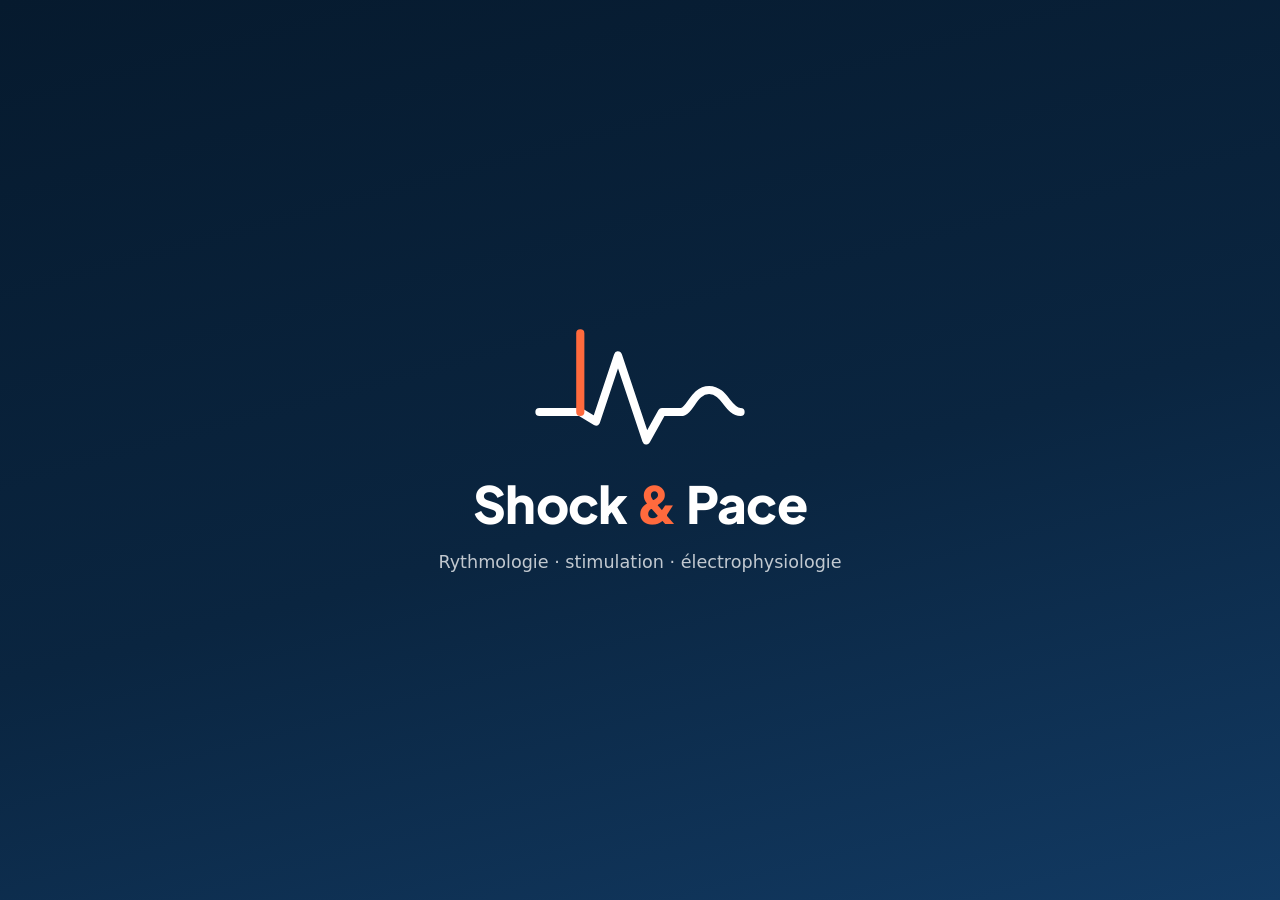
<file: index.html>
<!doctype html>
<html lang="fr">
<head>
  <meta charset="utf-8">
  <meta name="viewport" content="width=device-width, initial-scale=1, viewport-fit=cover">
  <script>try { var l = localStorage.getItem('rythmo.langue'); document.documentElement.lang = l === 'fr' || l === 'en' ? l : /\/en\/(index\.html)?$/.test(location.pathname) ? 'en' : 'fr'; } catch (e) {}</script>
  <!-- Android : la proposition d'installation du navigateur est retenue pour l'encart de l'accueil (js/installation.js) -->
  <script>addEventListener('beforeinstallprompt', function (e) { e.preventDefault(); window.__installationPwa = e; });</script>
  <!--seo-->
  <title>Shock &amp; Pace · Simulateur d'électrophysiologie, quiz de rythmologie</title>
  <meta name="description" content="Simulateur d'électrophysiologie et quiz de rythmologie. Cas mystères en baie d'EEP, corrections sourcées, mode ELO.">
  <meta name="robots" content="index, follow, max-image-preview:large, max-snippet:-1">
  <link rel="canonical" href="https://shockandpace.com/">
  <meta name="application-name" content="Shock &amp; Pace">
  <meta name="theme-color" content="#0A2540">
  <meta property="og:type" content="website">
  <meta property="og:locale" content="fr_FR">
  <meta property="og:locale:alternate" content="en_GB">
  <meta property="og:site_name" content="Shock &amp; Pace">
  <meta property="og:title" content="Shock &amp; Pace · Simulateur d'électrophysiologie, quiz de rythmologie">
  <meta property="og:description" content="Simulateur d'électrophysiologie et quiz de rythmologie. Cas mystères en baie d'EEP, corrections sourcées, mode ELO.">
  <meta property="og:url" content="https://shockandpace.com/">
  <meta property="og:image" content="https://shockandpace.com/icons/og.png">
  <meta property="og:image:width" content="1200">
  <meta property="og:image:height" content="630">
  <meta property="og:image:alt" content="Shock &amp; Pace, quiz de rythmologie">
  <meta name="twitter:card" content="summary_large_image">
  <link rel="alternate" type="text/markdown" title="Résumé pour les assistants IA" href="llms.txt">
  <link rel="sitemap" type="application/xml" href="sitemap.xml">
  <script type="application/ld+json">{"@context":"https://schema.org","@graph":[{"@type":"Organization","@id":"https://shockandpace.com/#editeur","name":"Shock & Pace","url":"https://shockandpace.com/","email":"contact@shockandpace.com","logo":"https://shockandpace.com/icons/icon-512.png","sameAs":["https://github.com/hacuubo/CHALLENGE-RYTHMO"]},{"@type":"WebSite","@id":"https://shockandpace.com/#site","url":"https://shockandpace.com/","name":"Shock & Pace","inLanguage":"fr","publisher":{"@id":"https://shockandpace.com/#editeur"},"description":"Simulateur d'électrophysiologie et quiz de rythmologie. Cas mystères en baie d'EEP, corrections sourcées, mode ELO."},{"@type":["WebApplication","LearningResource"],"@id":"https://shockandpace.com/#app","url":"https://shockandpace.com/","name":"Shock & Pace","alternateName":"Challenge Rythmo","description":"Simulateur d'électrophysiologie et quiz de rythmologie. Cas mystères en baie d'EEP, corrections sourcées, mode ELO.","inLanguage":"fr","applicationCategory":"EducationalApplication","applicationSubCategory":"Formation médicale en rythmologie","operatingSystem":"Tous (navigateur web, application installable PWA)","browserRequirements":"JavaScript activé","isAccessibleForFree":true,"offers":{"@type":"Offer","price":"0","priceCurrency":"EUR"},"learningResourceType":["Quiz","Simulation"],"educationalLevel":"Formation médicale initiale et continue","audience":{"@type":"Audience","audienceType":"Cardiologues, internes de cardiologie, infirmiers et techniciens de rythmologie, équipes de télésurveillance"},"teaches":["Lecture de l'ECG","Programmation des stimulateurs cardiaques","Programmation des défibrillateurs automatiques implantables","Resynchronisation cardiaque (CRT)","Télésurveillance des prothèses cardiaques","Électrophysiologie et ablation"],"about":[{"@type":"Thing","name":"Rythmologie"},{"@type":"Thing","name":"Stimulateur cardiaque"},{"@type":"Thing","name":"Défibrillateur automatique implantable"},{"@type":"Thing","name":"Électrocardiogramme"},{"@type":"Thing","name":"Électrophysiologie cardiaque"}],"featureList":["Simulateur de baie d'électrophysiologie en temps réel","Questions corrigées avec sources (ESC, EHRA, HRS, ACC/AHA)","Mode compétitif adaptatif avec classement ELO","Vrais ECG 12 dérivations (PTB-XL)","Fonctionne hors ligne"],"image":"https://shockandpace.com/icons/og.png","screenshot":"https://shockandpace.com/icons/og.png","subjectOf":{"@type":"WebPage","url":"https://shockandpace.com/presentation.html"},"publisher":{"@id":"https://shockandpace.com/#editeur"}}]}</script>
  <!--/seo-->
  <link rel="alternate" hreflang="fr" href="https://shockandpace.com/">
  <link rel="alternate" hreflang="en" href="https://shockandpace.com/en/">
  <link rel="alternate" hreflang="x-default" href="https://shockandpace.com/">
  <link rel="manifest" href="manifest.webmanifest">
  <link rel="icon" href="icons/icon.svg" type="image/svg+xml">
  <link rel="apple-touch-icon" href="icons/icon-192.png">
  <meta name="apple-mobile-web-app-capable" content="yes">
  <meta name="apple-mobile-web-app-title" content="Shock &amp; Pace">
  <link rel="preconnect" href="https://fonts.googleapis.com">
  <link rel="preconnect" href="https://fonts.gstatic.com" crossorigin>
  <link rel="stylesheet" href="https://fonts.googleapis.com/css2?family=Plus+Jakarta+Sans:wght@700;800&display=swap">
  <link rel="stylesheet" href="css/styles.css">
  <noscript><style>.ecran-titre { display: none; }</style></noscript>
</head>
<body>
  <div id="ecran-titre" class="ecran-titre" aria-hidden="true">
    <svg viewBox="0 0 70 40" fill="none" stroke-linecap="round" stroke-linejoin="round"><path class="trace" d="M3 28H16L21 31L28 10L37 37L42 28H48C51 28 52 21 57 21C62 21 63 28 67 28" stroke="#fff" stroke-width="2.6"/><path class="spike" d="M16 28V3" stroke="#FF6A3D" stroke-width="2.6"/></svg>
    <p class="ecran-titre-nom">Shock <span class="esperluette">&amp;</span> Pace</p>
    <p class="ecran-titre-sous"><span lang="fr">Rythmologie · stimulation · électrophysiologie</span><span lang="en">Cardiac rhythm · pacing · electrophysiology</span></p>
  </div>
  <main id="app" tabindex="-1">
    <!-- Contenu lisible sans JavaScript (moteurs de recherche, assistants IA) : remplacé par l'application au chargement, sous l'écran titre. -->
    <!--statique-->
    <div class="statique">
      <h1>Shock &amp; Pace</h1>
      <p><strong>Simulateur d'électrophysiologie</strong> et quiz de <strong>rythmologie</strong> : <!--total-->1 331<!--/total--> questions corrigées et sourcées sur l'<strong>ECG</strong>, la programmation des <strong>stimulateurs cardiaques (pacemakers)</strong> et des <strong>défibrillateurs implantables (DAI)</strong>, la <strong>CRT</strong>, la <strong>télécardiologie</strong> et l'<strong>électrophysiologie</strong>.</p>
      <ul>
        <li>Simulateur de baie d'électrophysiologie (EEP) en temps réel et cas mystères.</li>
        <li>Entraînement par domaine, de débutant à expert, avec correction détaillée et sources (ESC, EHRA, HRS, ACC/AHA).</li>
        <li>Mode compétitif adaptatif avec classement ELO.</li>
        <li>Fonctionne hors ligne ; aucun compte, progression conservée sur l'appareil.</li>
      </ul>
      <p><a href="presentation.html">Présentation détaillée, thèmes, sources et questions fréquentes</a></p>
      <p class="chargement">Chargement de la base de questions…</p>
      <noscript><p>JavaScript doit être activé pour utiliser les quiz et le simulateur.</p></noscript>
    </div>
    <!--/statique-->
  </main>
  <!-- mesure d'audience anonyme, sans cookie (GoatCounter) ; chaque écran de l'application est compté par js/app.js -->
  <script data-goatcounter="https://shockandpace.goatcounter.com/count" data-goatcounter-settings='{"no_onload": true}'
    onload="if (window.__vueEnAttente) window.goatcounter.count({ path: window.__vueEnAttente })" async src="https://gc.zgo.at/count.js"></script>
  <script type="module" src="js/app.js"></script>
</body>
</html>
</file>
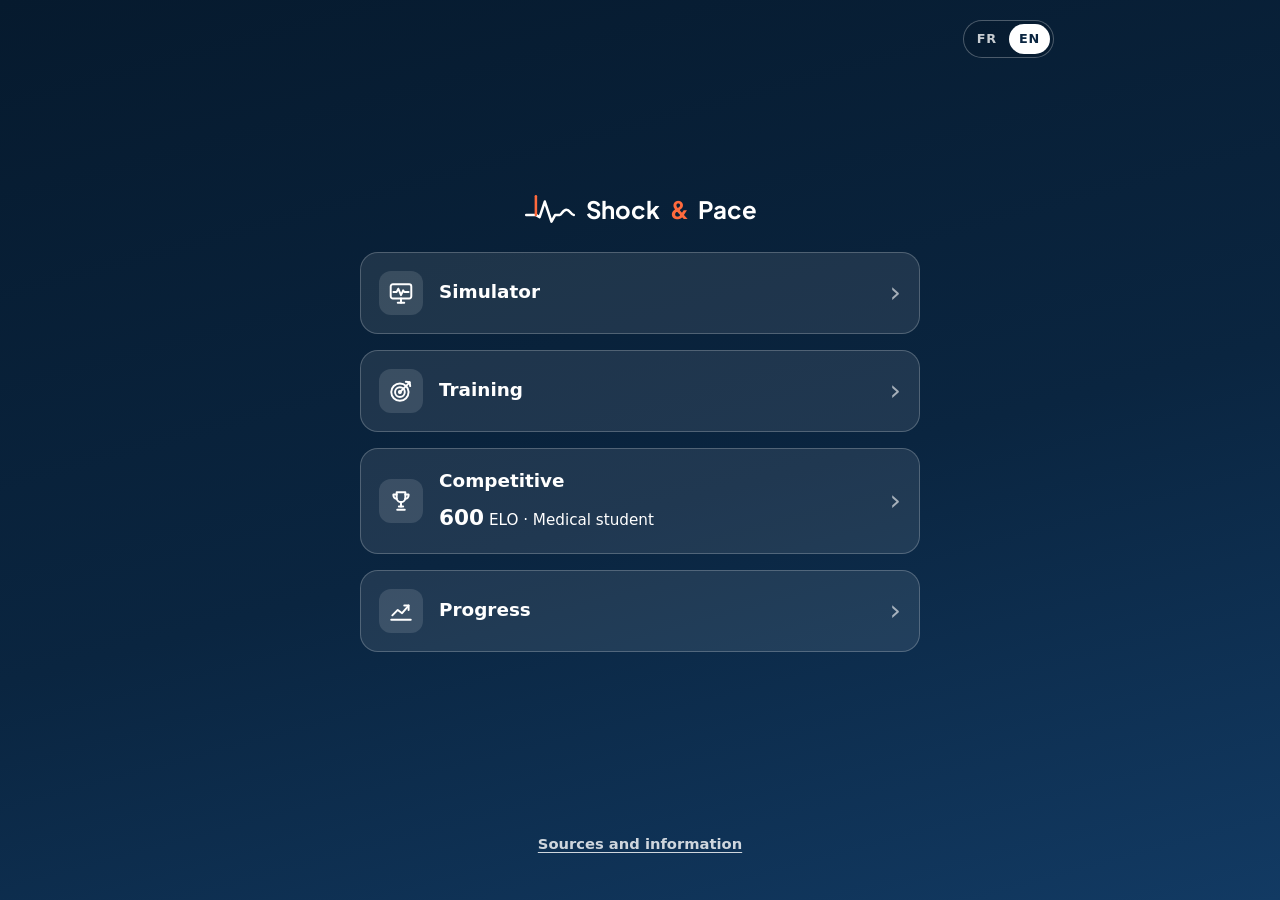
<file: en/index.html>
<!doctype html>
<!-- Fichier généré par scripts/build-seo.mjs depuis index.html : ne pas modifier. -->
<html lang="en">
<head>
  <meta charset="utf-8">
  <base href="../">
  <meta name="viewport" content="width=device-width, initial-scale=1, viewport-fit=cover">
  <script>try { var l = localStorage.getItem('rythmo.langue'); document.documentElement.lang = l === 'fr' || l === 'en' ? l : /\/en\/(index\.html)?$/.test(location.pathname) ? 'en' : 'fr'; } catch (e) {}</script>
  <!-- Android : la proposition d'installation du navigateur est retenue pour l'encart de l'accueil (js/installation.js) -->
  <script>addEventListener('beforeinstallprompt', function (e) { e.preventDefault(); window.__installationPwa = e; });</script>
  <!--seo-->
  <title>Shock &amp; Pace · Electrophysiology simulator, cardiac rhythm quiz</title>
  <meta name="description" content="Electrophysiology simulator and cardiac rhythm quiz. Mystery cases in the EP lab, referenced answers, competitive ELO mode.">
  <meta name="robots" content="index, follow, max-image-preview:large, max-snippet:-1">
  <link rel="canonical" href="https://shockandpace.com/en/">
  <meta name="application-name" content="Shock &amp; Pace">
  <meta name="theme-color" content="#0A2540">
  <meta property="og:type" content="website">
  <meta property="og:locale" content="en_GB">
  <meta property="og:locale:alternate" content="fr_FR">
  <meta property="og:site_name" content="Shock &amp; Pace">
  <meta property="og:title" content="Shock &amp; Pace · Electrophysiology simulator, cardiac rhythm quiz">
  <meta property="og:description" content="Electrophysiology simulator and cardiac rhythm quiz. Mystery cases in the EP lab, referenced answers, competitive ELO mode.">
  <meta property="og:url" content="https://shockandpace.com/en/">
  <meta property="og:image" content="https://shockandpace.com/icons/og.png">
  <meta property="og:image:width" content="1200">
  <meta property="og:image:height" content="630">
  <meta property="og:image:alt" content="Shock &amp; Pace, cardiac rhythm quiz">
  <meta name="twitter:card" content="summary_large_image">
  <link rel="alternate" type="text/markdown" title="Summary for AI assistants" href="llms.txt">
  <link rel="sitemap" type="application/xml" href="sitemap.xml">
  <script type="application/ld+json">{"@context":"https://schema.org","@graph":[{"@type":"WebSite","@id":"https://shockandpace.com/#site","url":"https://shockandpace.com/","name":"Shock & Pace","inLanguage":["fr","en"],"description":"Electrophysiology simulator and cardiac rhythm quiz. Mystery cases in the EP lab, referenced answers, competitive ELO mode.","publisher":{"@id":"https://shockandpace.com/#editeur"}},{"@type":"Organization","@id":"https://shockandpace.com/#editeur","name":"Shock & Pace","url":"https://shockandpace.com/","email":"contact@shockandpace.com","logo":"https://shockandpace.com/icons/icon-512.png","sameAs":["https://github.com/hacuubo/CHALLENGE-RYTHMO"]},{"@type":["WebApplication","LearningResource"],"@id":"https://shockandpace.com/#app","url":"https://shockandpace.com/en/","name":"Shock & Pace","alternateName":"Challenge Rythmo","description":"Electrophysiology simulator and cardiac rhythm quiz. Mystery cases in the EP lab, referenced answers, competitive ELO mode.","inLanguage":["en","fr"],"applicationCategory":"EducationalApplication","applicationSubCategory":"Medical education in cardiac electrophysiology and devices","operatingSystem":"Any (web browser, installable PWA)","browserRequirements":"Requires JavaScript","isAccessibleForFree":true,"offers":{"@type":"Offer","price":"0","priceCurrency":"EUR"},"learningResourceType":["Quiz","Simulation"],"educationalLevel":"Undergraduate, postgraduate and continuing medical education","audience":{"@type":"Audience","audienceType":"Cardiologists, cardiology trainees, cardiac physiologists, device and EP nurses, remote monitoring teams"},"teaches":["ECG interpretation","Pacemaker programming","Implantable cardioverter-defibrillator programming","Cardiac resynchronisation therapy (CRT)","Remote monitoring of cardiac devices","Electrophysiology and catheter ablation"],"about":[{"@type":"Thing","name":"Cardiac electrophysiology"},{"@type":"Thing","name":"Pacemaker"},{"@type":"Thing","name":"Implantable cardioverter-defibrillator"},{"@type":"Thing","name":"Electrocardiography"},{"@type":"Thing","name":"Cardiac arrhythmia"}],"featureList":["Real-time EP recording system simulator","Questions with referenced answers (ESC, EHRA, HRS, ACC/AHA)","Adaptive competitive mode with ELO rating","Real 12-lead ECGs (PTB-XL)","Works offline"],"image":"https://shockandpace.com/icons/og.png","screenshot":"https://shockandpace.com/icons/og.png","subjectOf":{"@type":"WebPage","url":"https://shockandpace.com/en/presentation.html"},"publisher":{"@id":"https://shockandpace.com/#editeur"}}]}</script>
  <!--/seo-->
  <link rel="alternate" hreflang="fr" href="https://shockandpace.com/">
  <link rel="alternate" hreflang="en" href="https://shockandpace.com/en/">
  <link rel="alternate" hreflang="x-default" href="https://shockandpace.com/">
  <link rel="manifest" href="manifest.webmanifest">
  <link rel="icon" href="icons/icon.svg" type="image/svg+xml">
  <link rel="apple-touch-icon" href="icons/icon-192.png">
  <meta name="apple-mobile-web-app-capable" content="yes">
  <meta name="apple-mobile-web-app-title" content="Shock &amp; Pace">
  <link rel="preconnect" href="https://fonts.googleapis.com">
  <link rel="preconnect" href="https://fonts.gstatic.com" crossorigin>
  <link rel="stylesheet" href="https://fonts.googleapis.com/css2?family=Plus+Jakarta+Sans:wght@700;800&display=swap">
  <link rel="stylesheet" href="css/styles.css">
  <noscript><style>.ecran-titre { display: none; }</style></noscript>
</head>
<body>
  <div id="ecran-titre" class="ecran-titre" aria-hidden="true">
    <svg viewBox="0 0 70 40" fill="none" stroke-linecap="round" stroke-linejoin="round"><path class="trace" d="M3 28H16L21 31L28 10L37 37L42 28H48C51 28 52 21 57 21C62 21 63 28 67 28" stroke="#fff" stroke-width="2.6"/><path class="spike" d="M16 28V3" stroke="#FF6A3D" stroke-width="2.6"/></svg>
    <p class="ecran-titre-nom">Shock <span class="esperluette">&amp;</span> Pace</p>
    <p class="ecran-titre-sous"><span lang="fr">Rythmologie · stimulation · électrophysiologie</span><span lang="en">Cardiac rhythm · pacing · electrophysiology</span></p>
  </div>
  <main id="app" tabindex="-1">
    <!-- Contenu lisible sans JavaScript (moteurs de recherche, assistants IA) : remplacé par l'application au chargement, sous l'écran titre. -->
    <!--statique-->
    <div class="statique">
      <h1>Shock &amp; Pace</h1>
      <p><strong>Electrophysiology simulator</strong> and <strong>cardiac rhythm</strong> quiz: 1,331 questions with referenced answers on <strong>ECG</strong> interpretation, <strong>pacemaker</strong> and <strong>implantable cardioverter-defibrillator (ICD)</strong> programming, <strong>CRT</strong>, <strong>remote monitoring</strong> and <strong>electrophysiology</strong>.</p>
      <ul>
        <li>Real-time electrophysiology (EP) recording system simulator and mystery cases.</li>
        <li>Training by domain, from beginner to expert, with detailed answers and references (ESC, EHRA, HRS, ACC/AHA).</li>
        <li>Adaptive competitive mode with an ELO rating.</li>
        <li>Works offline; no account, progress kept on your device.</li>
      </ul>
      <p><a href="en/presentation.html">About the app: topics, sources and frequently asked questions</a></p>
      <p class="chargement">Loading the question bank…</p>
      <noscript><p>JavaScript must be enabled to use the quizzes and the simulator.</p></noscript>
    </div>
    <!--/statique-->
  </main>
  <!-- mesure d'audience anonyme, sans cookie (GoatCounter) ; chaque écran de l'application est compté par js/app.js -->
  <script data-goatcounter="https://shockandpace.goatcounter.com/count" data-goatcounter-settings='{"no_onload": true}'
    onload="if (window.__vueEnAttente) window.goatcounter.count({ path: window.__vueEnAttente })" async src="https://gc.zgo.at/count.js"></script>
  <script type="module" src="js/app.js"></script>
</body>
</html>
</file>
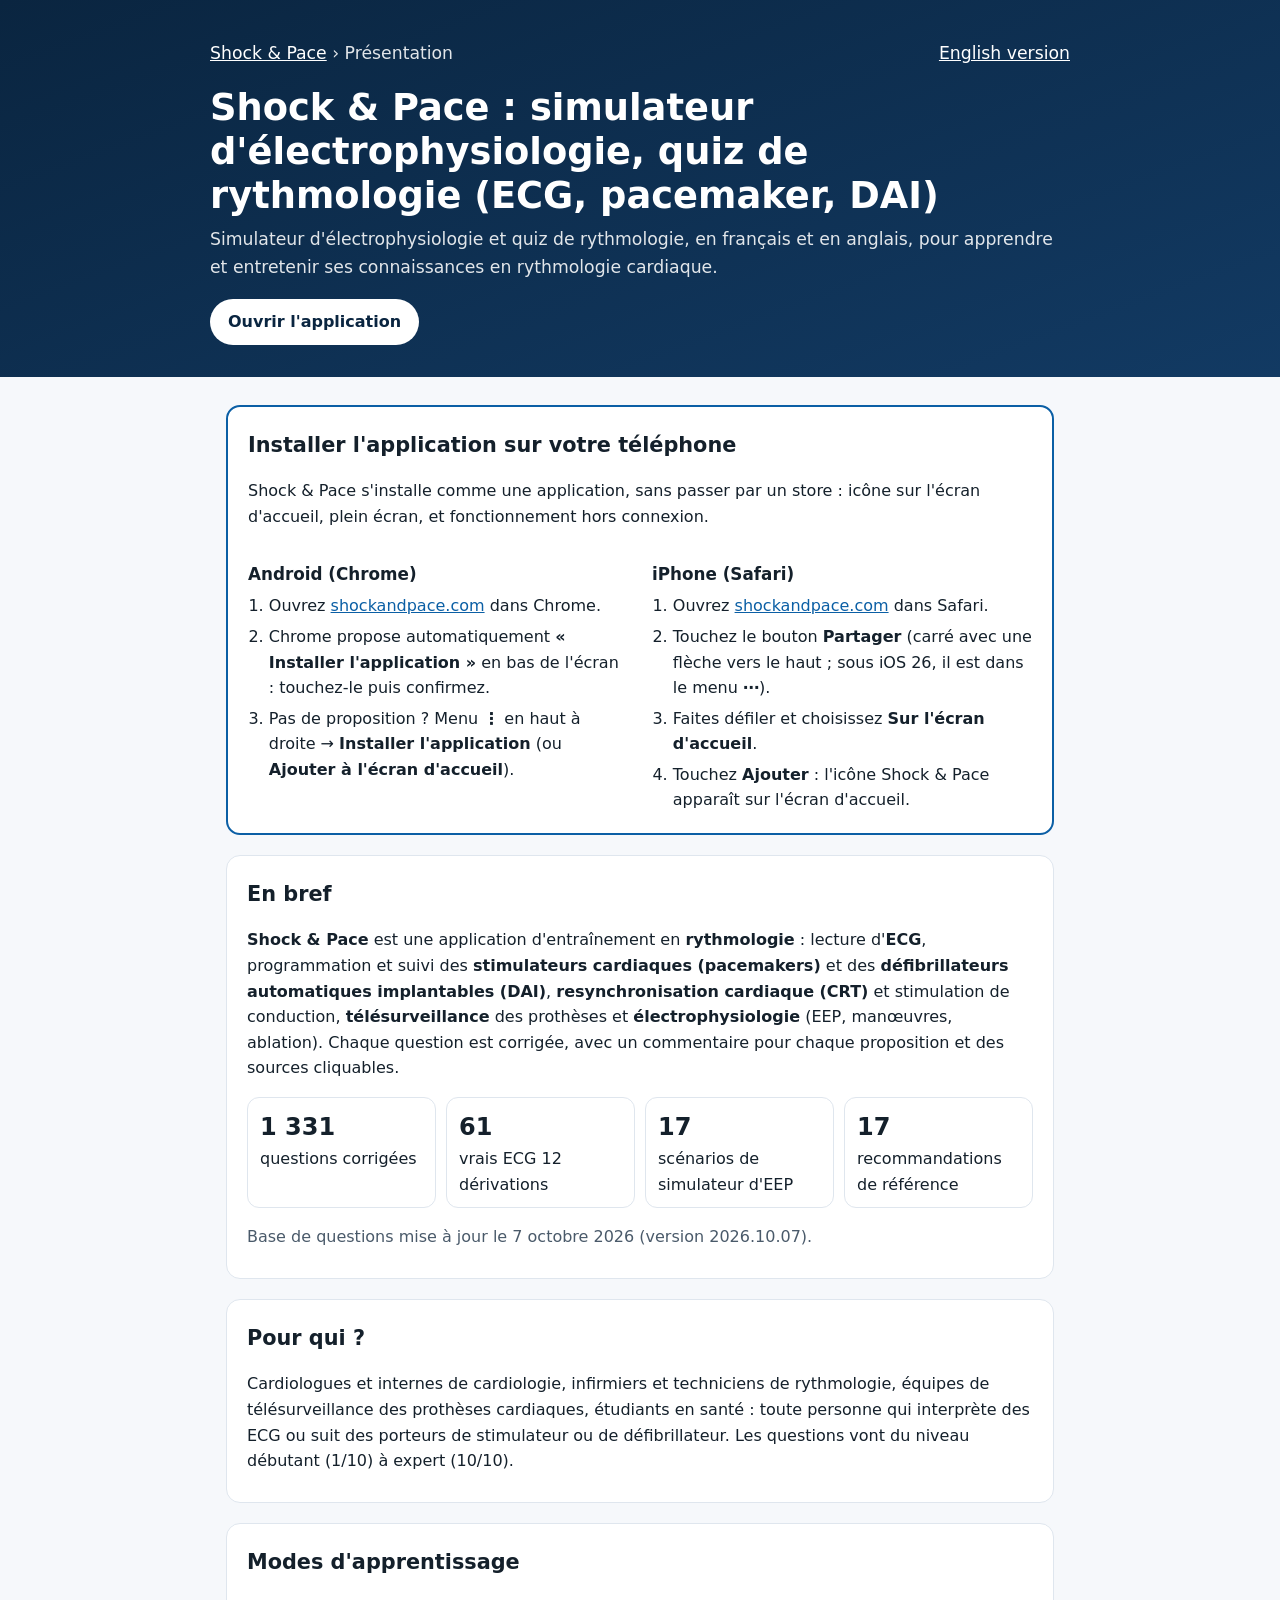
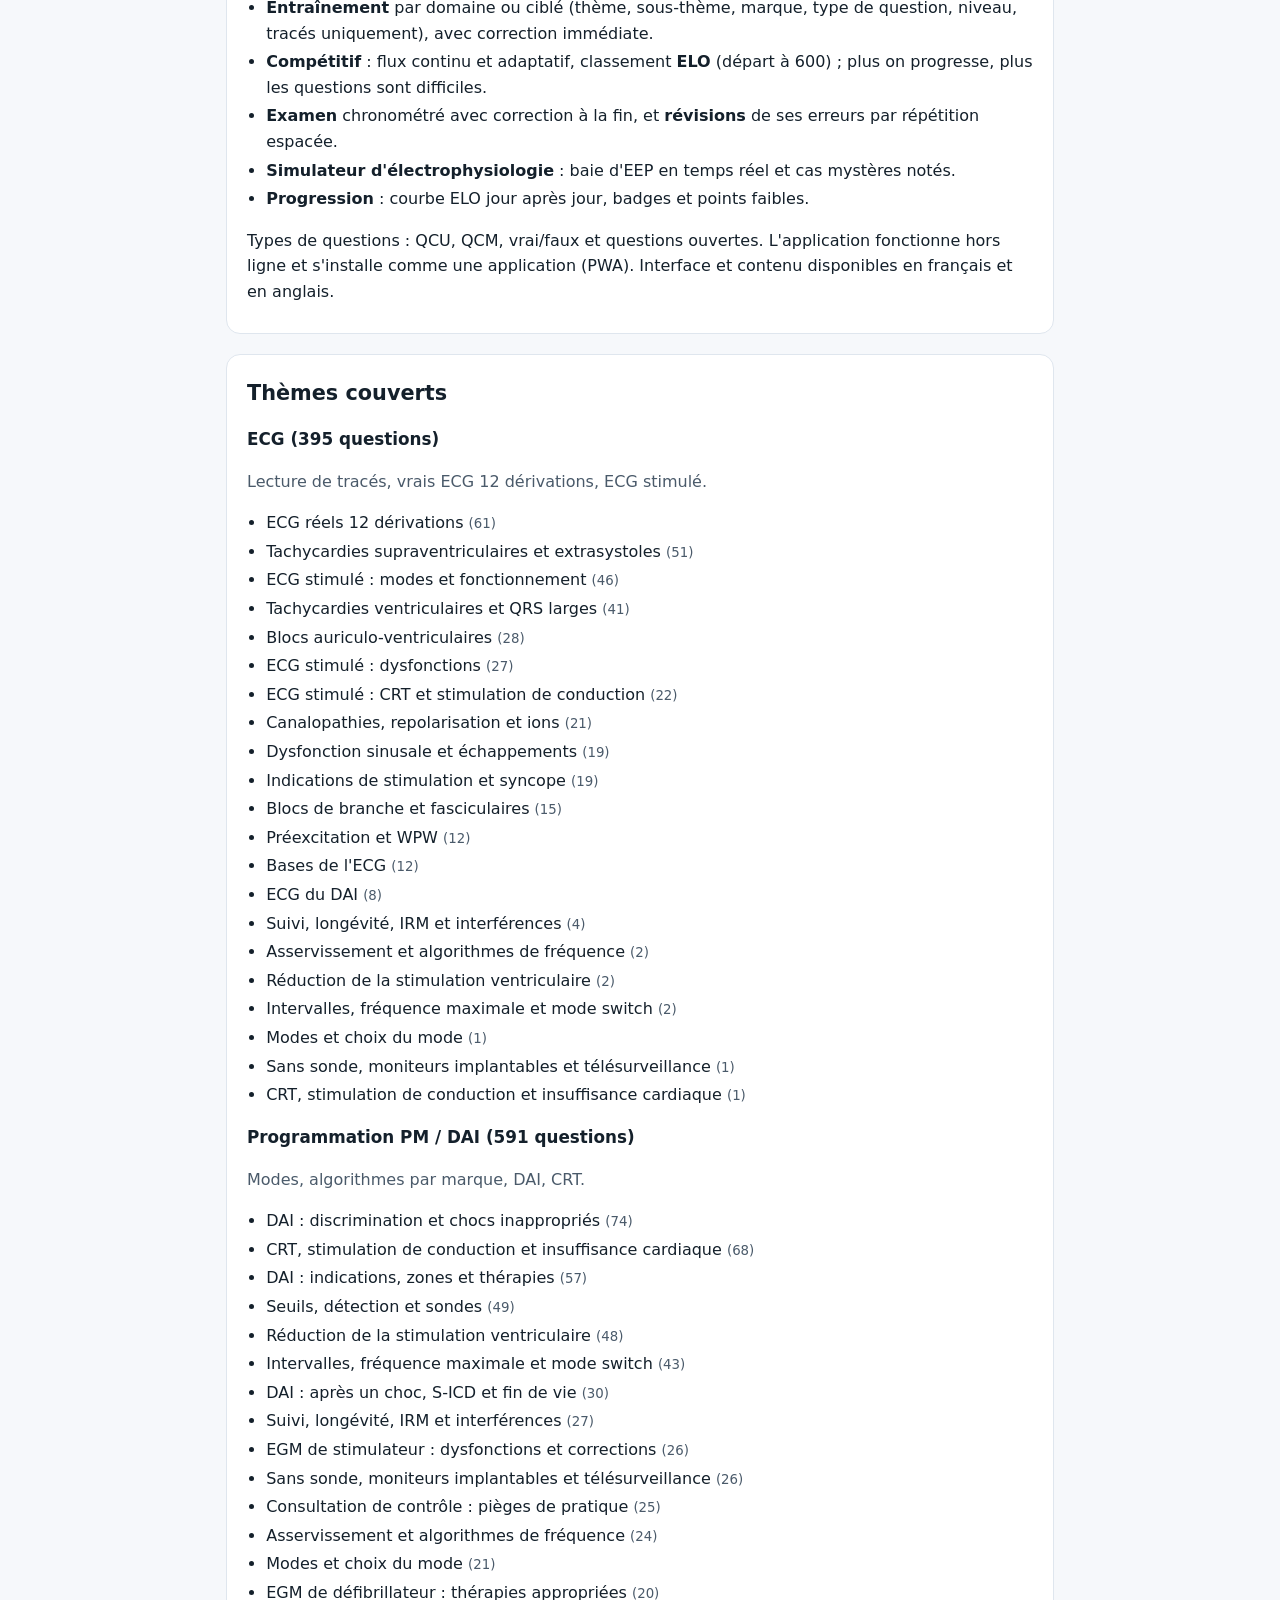
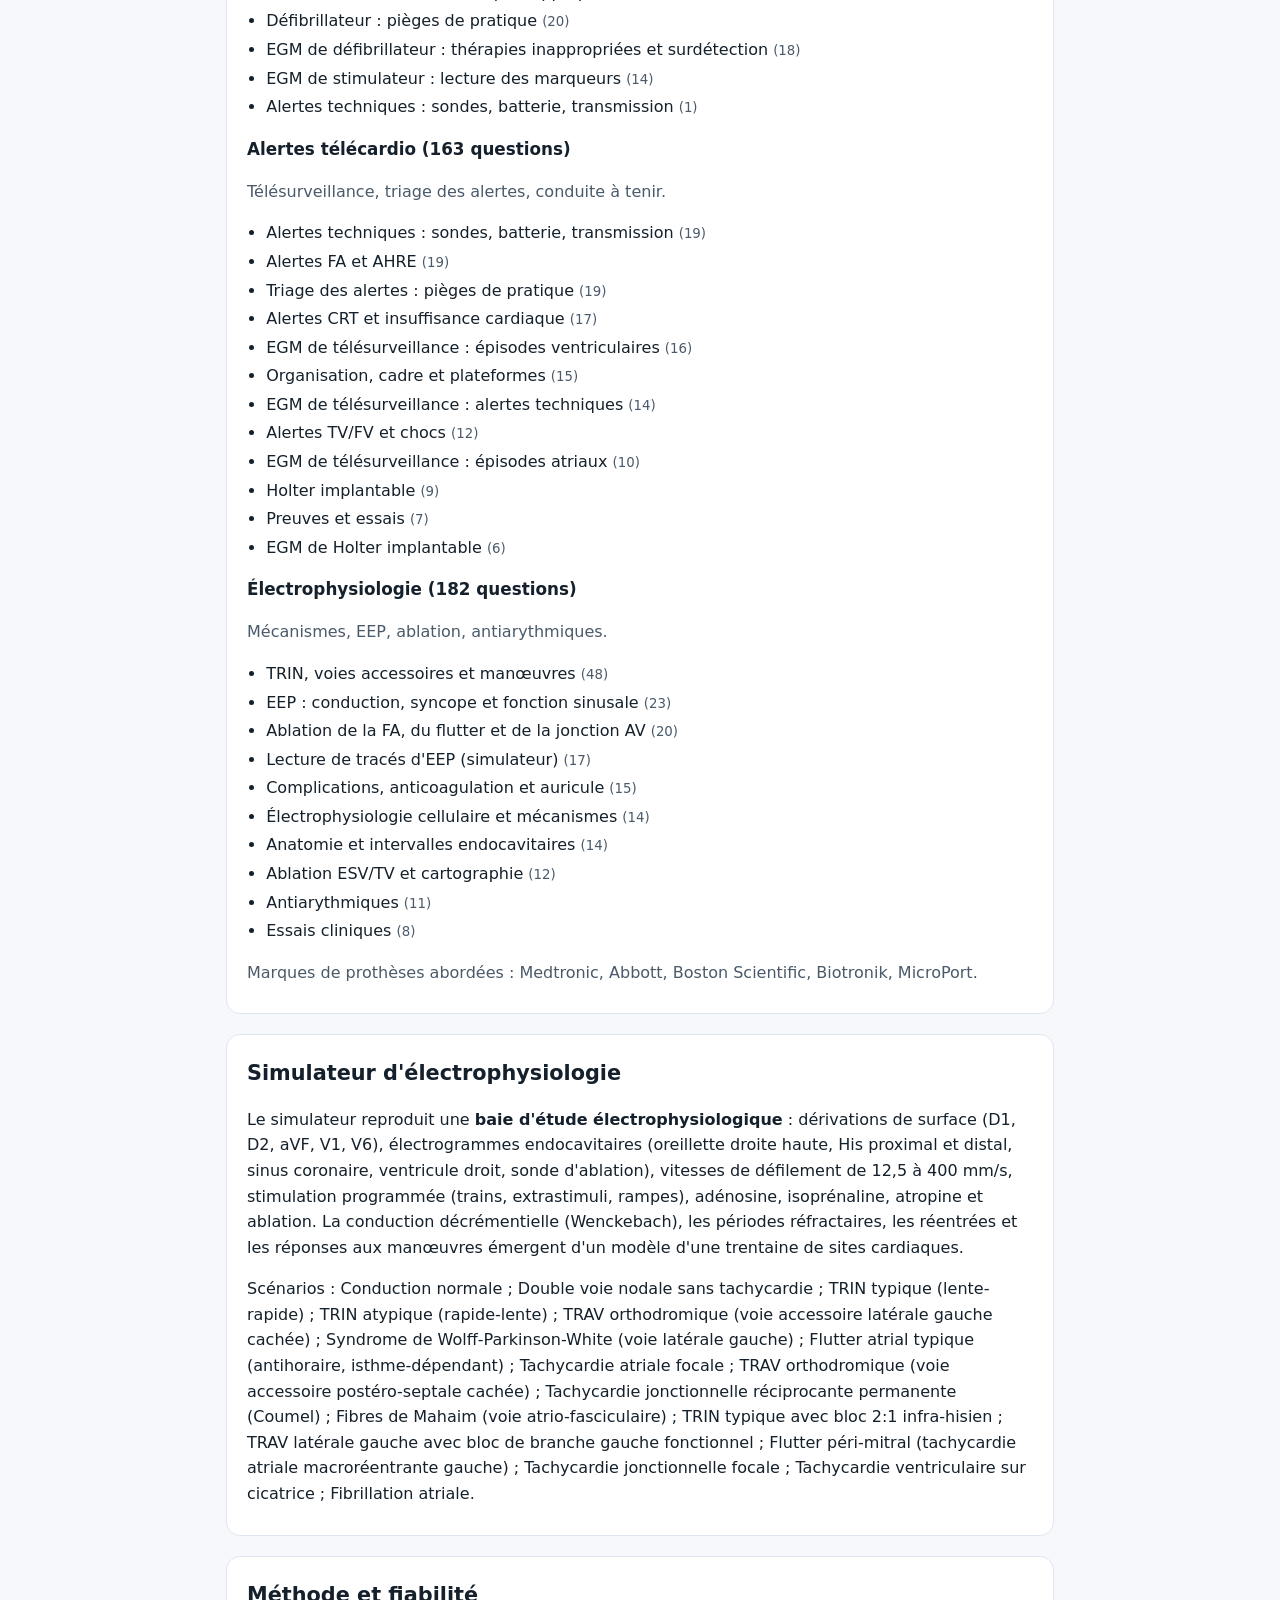
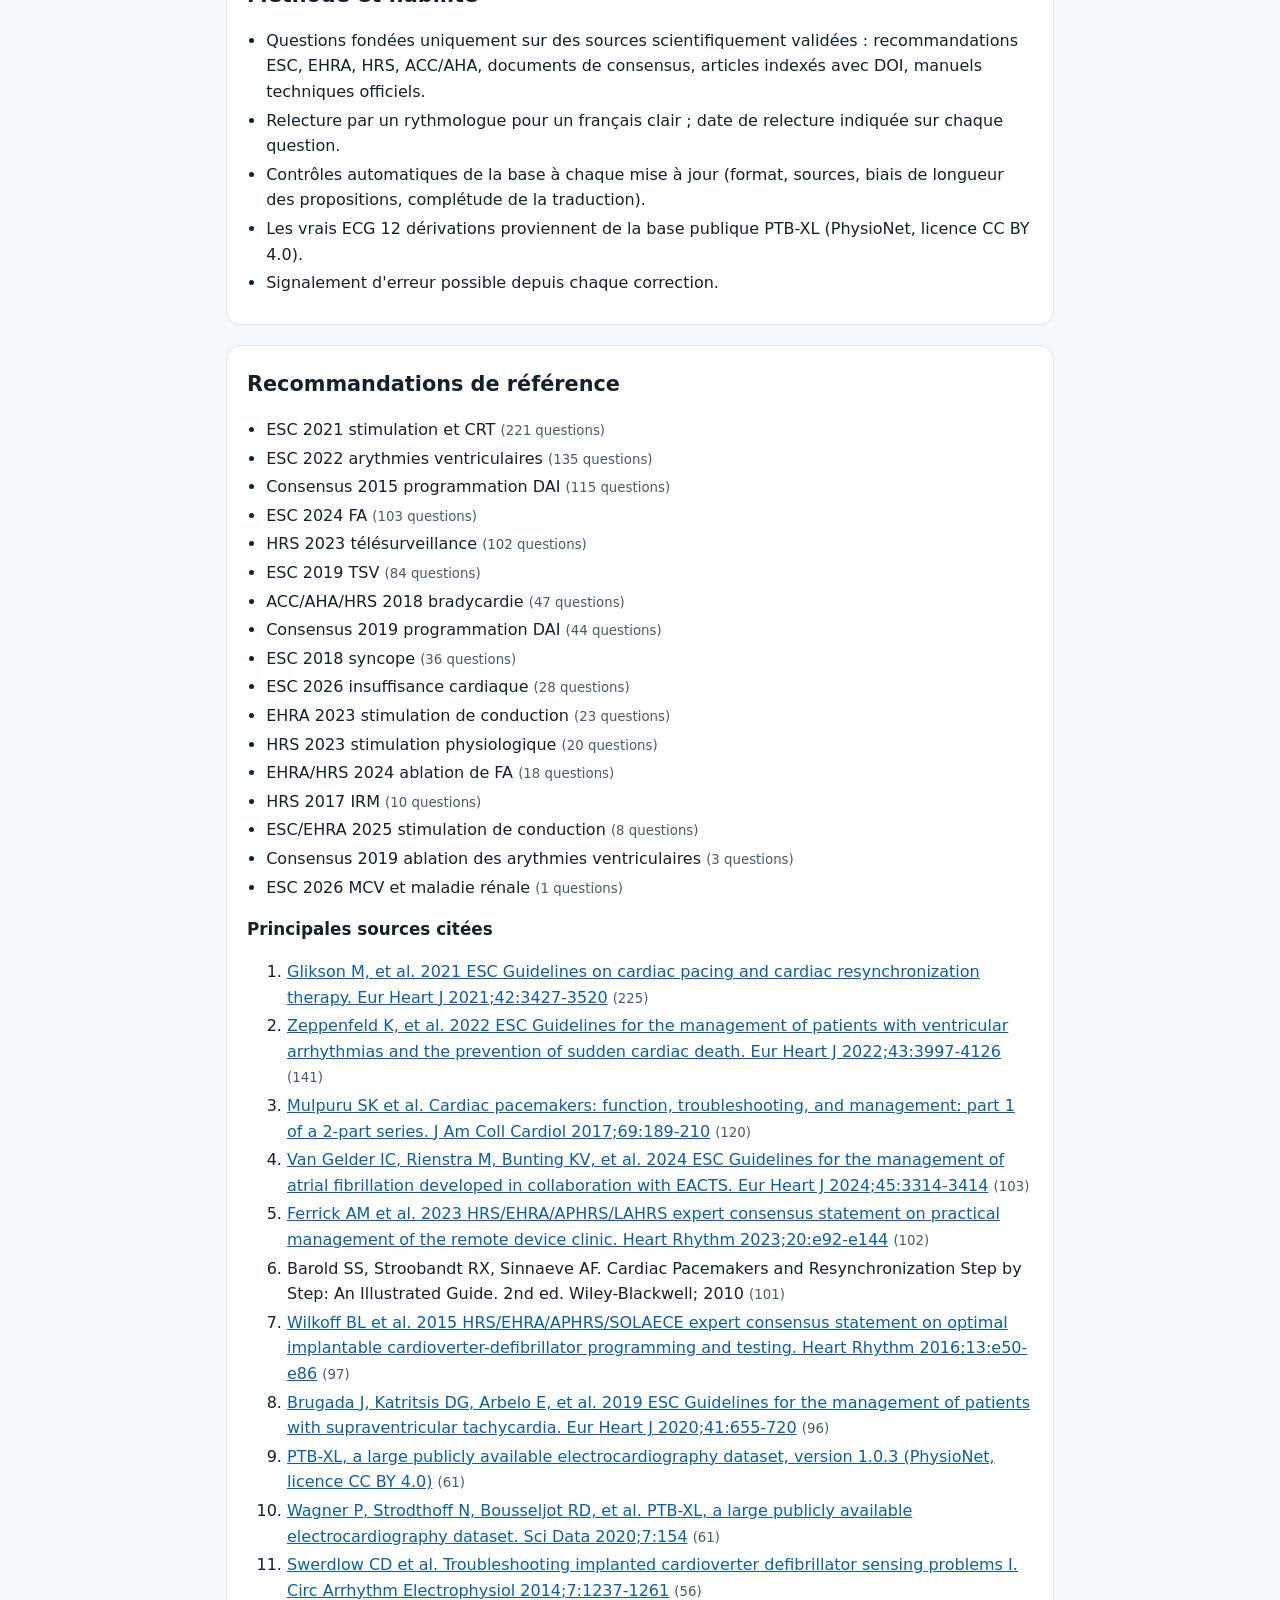
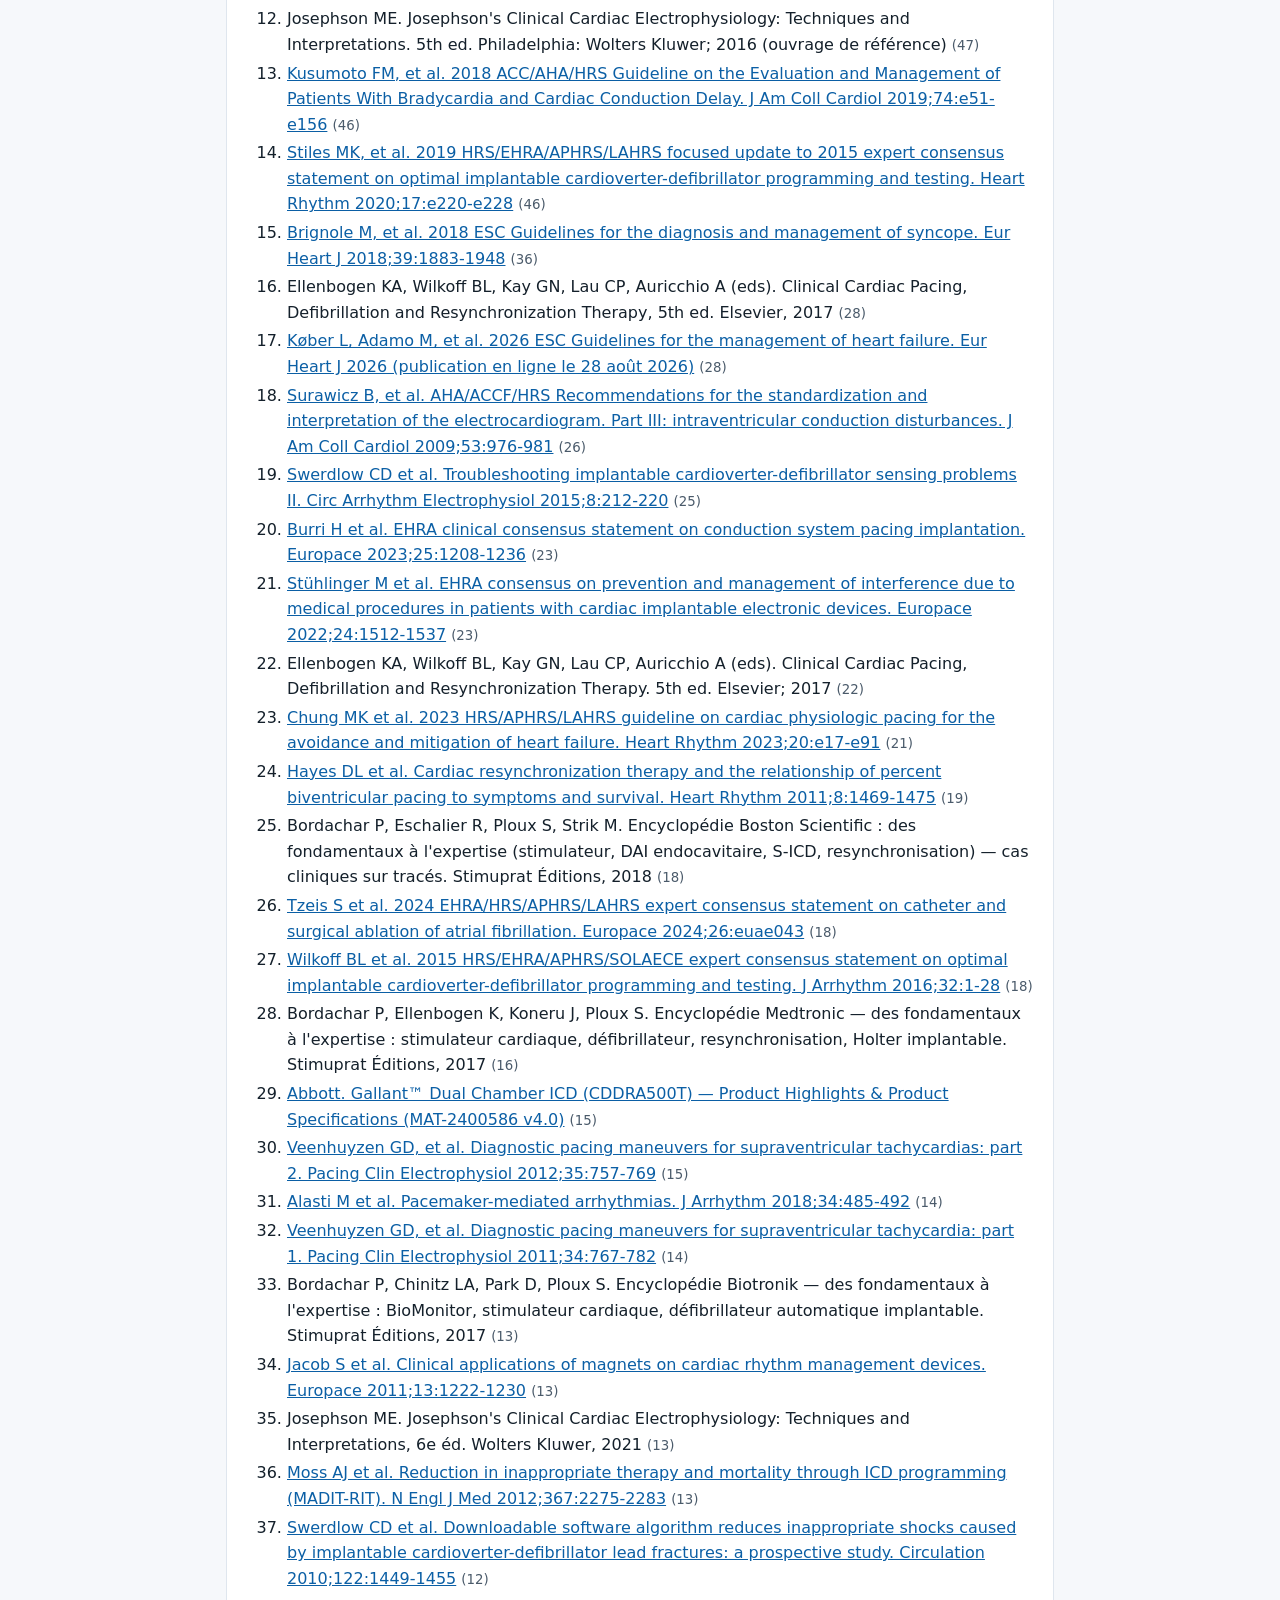
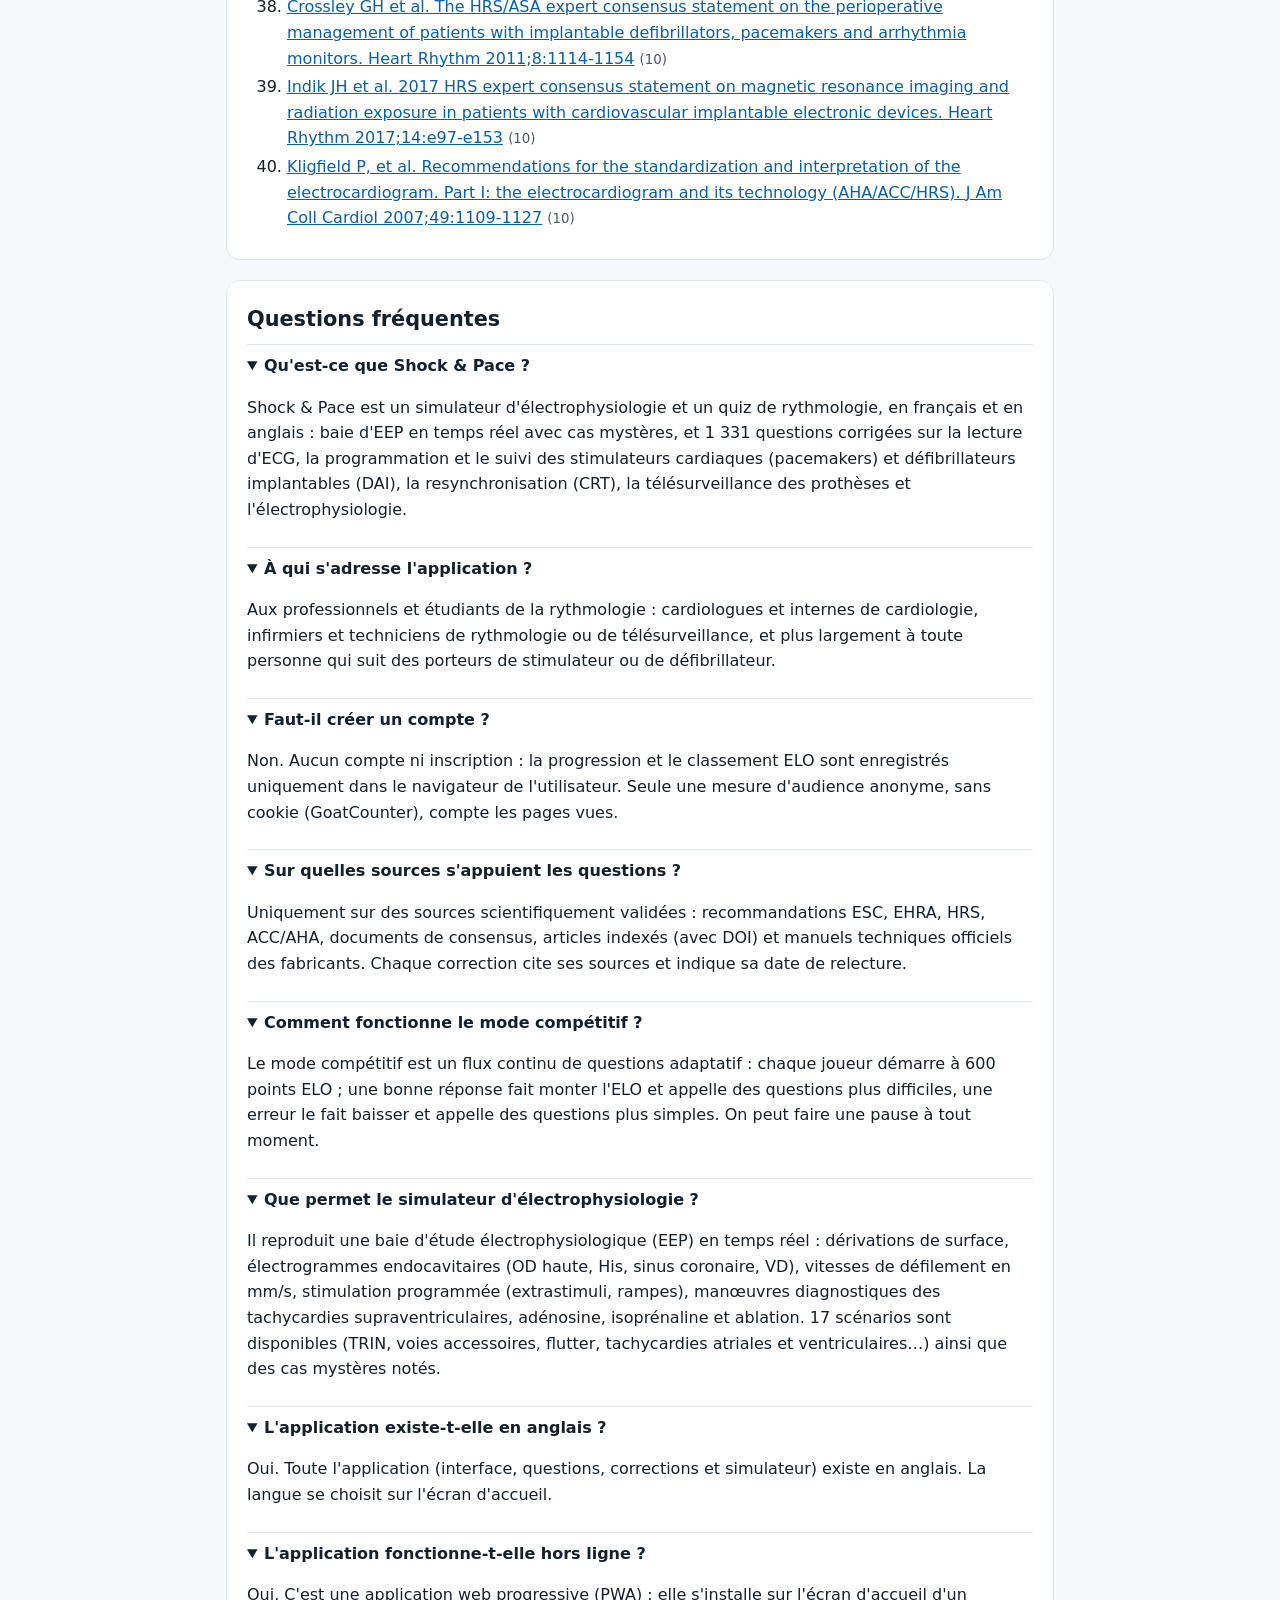
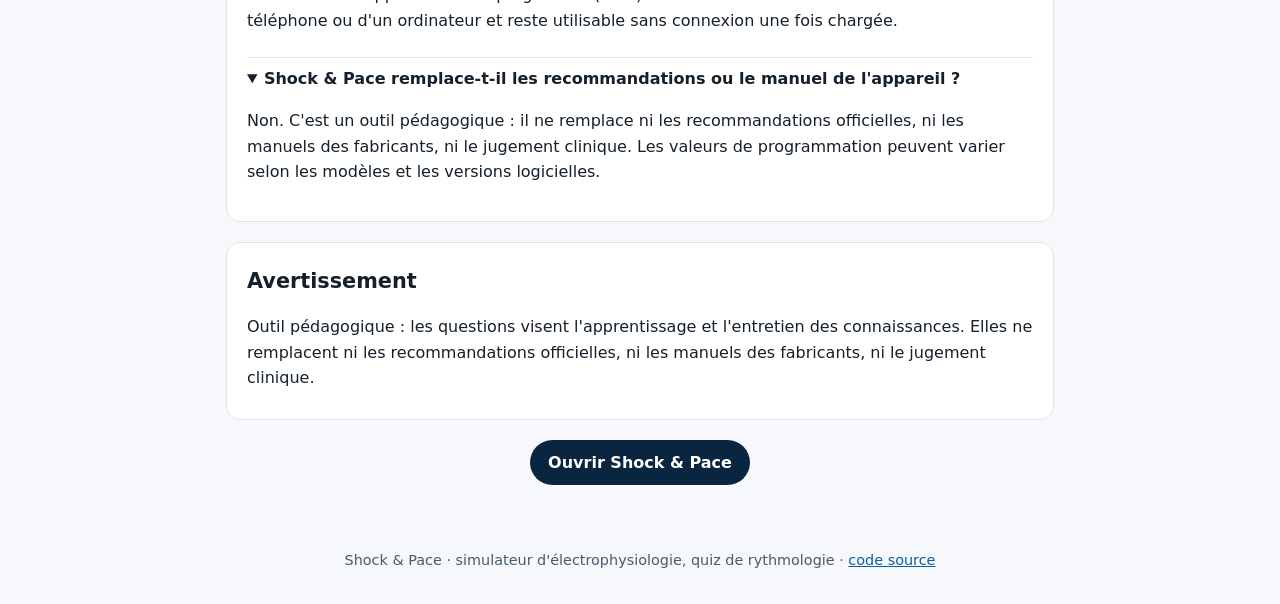
<file: presentation.html>
<!doctype html>
<html lang="fr">
<head>
  <meta charset="utf-8">
  <meta name="viewport" content="width=device-width, initial-scale=1">
  <title>Présentation de Shock &amp; Pace, simulateur d&#39;électrophysiologie et quiz de rythmologie</title>
  <meta name="description" content="Shock &amp; Pace : simulateur d&#39;électrophysiologie et 1 331 questions de rythmologie corrigées (ECG, pacemaker, DAI, CRT, télécardio, EEP), sources ESC/EHRA/HRS.">
  <meta name="robots" content="index, follow, max-image-preview:large, max-snippet:-1">
  <link rel="canonical" href="https://shockandpace.com/presentation.html">
  <link rel="alternate" hreflang="fr" href="https://shockandpace.com/presentation.html">
  <link rel="alternate" hreflang="en" href="https://shockandpace.com/en/presentation.html">
  <link rel="alternate" hreflang="x-default" href="https://shockandpace.com/presentation.html">
  <meta name="theme-color" content="#0A2540">
  <link rel="icon" href="icons/icon.svg" type="image/svg+xml">
  <link rel="alternate" type="text/markdown" title="Résumé pour les assistants IA" href="llms.txt">
  <meta property="og:type" content="article">
  <meta property="og:locale" content="fr_FR">
  <meta property="og:locale:alternate" content="en_GB">
  <meta property="og:site_name" content="Shock &amp; Pace">
  <meta property="og:title" content="Shock &amp; Pace : simulateur d&#39;électrophysiologie, quiz de rythmologie">
  <meta property="og:description" content="Shock &amp; Pace : simulateur d&#39;électrophysiologie et 1 331 questions de rythmologie corrigées (ECG, pacemaker, DAI, CRT, télécardio, EEP), sources ESC/EHRA/HRS.">
  <meta property="og:url" content="https://shockandpace.com/presentation.html">
  <meta property="og:image" content="https://shockandpace.com/icons/og.png">
  <meta property="og:image:width" content="1200">
  <meta property="og:image:height" content="630">
  <meta property="og:image:alt" content="Shock &amp; Pace, quiz de rythmologie">
  <meta name="twitter:card" content="summary_large_image">
  <script type="application/ld+json">{"@context":"https://schema.org","@graph":[{"@type":"WebPage","@id":"https://shockandpace.com/presentation.html","url":"https://shockandpace.com/presentation.html","name":"Présentation de Shock & Pace, simulateur d'électrophysiologie et quiz de rythmologie","description":"Shock & Pace : simulateur d'électrophysiologie et 1 331 questions de rythmologie corrigées (ECG, pacemaker, DAI, CRT, télécardio, EEP), sources ESC/EHRA/HRS.","inLanguage":"fr","dateModified":"2026-10-07","isPartOf":{"@id":"https://shockandpace.com/#site"},"about":{"@id":"https://shockandpace.com/#app"},"publisher":{"@type":"Organization","@id":"https://shockandpace.com/#editeur","name":"Shock & Pace","url":"https://shockandpace.com/","email":"contact@shockandpace.com","logo":"https://shockandpace.com/icons/icon-512.png","sameAs":["https://github.com/hacuubo/CHALLENGE-RYTHMO"]},"breadcrumb":{"@type":"BreadcrumbList","itemListElement":[{"@type":"ListItem","position":1,"name":"Shock & Pace","item":"https://shockandpace.com/"},{"@type":"ListItem","position":2,"name":"Présentation","item":"https://shockandpace.com/presentation.html"}]}},{"@type":"FAQPage","@id":"https://shockandpace.com/presentation.html#faq","inLanguage":"fr","mainEntity":[{"@type":"Question","name":"Qu'est-ce que Shock & Pace ?","acceptedAnswer":{"@type":"Answer","text":"Shock & Pace est un simulateur d'électrophysiologie et un quiz de rythmologie, en français et en anglais : baie d'EEP en temps réel avec cas mystères, et 1 331 questions corrigées sur la lecture d'ECG, la programmation et le suivi des stimulateurs cardiaques (pacemakers) et défibrillateurs implantables (DAI), la resynchronisation (CRT), la télésurveillance des prothèses et l'électrophysiologie."}},{"@type":"Question","name":"À qui s'adresse l'application ?","acceptedAnswer":{"@type":"Answer","text":"Aux professionnels et étudiants de la rythmologie : cardiologues et internes de cardiologie, infirmiers et techniciens de rythmologie ou de télésurveillance, et plus largement à toute personne qui suit des porteurs de stimulateur ou de défibrillateur."}},{"@type":"Question","name":"Faut-il créer un compte ?","acceptedAnswer":{"@type":"Answer","text":"Non. Aucun compte ni inscription : la progression et le classement ELO sont enregistrés uniquement dans le navigateur de l'utilisateur. Seule une mesure d'audience anonyme, sans cookie (GoatCounter), compte les pages vues."}},{"@type":"Question","name":"Sur quelles sources s'appuient les questions ?","acceptedAnswer":{"@type":"Answer","text":"Uniquement sur des sources scientifiquement validées : recommandations ESC, EHRA, HRS, ACC/AHA, documents de consensus, articles indexés (avec DOI) et manuels techniques officiels des fabricants. Chaque correction cite ses sources et indique sa date de relecture."}},{"@type":"Question","name":"Comment fonctionne le mode compétitif ?","acceptedAnswer":{"@type":"Answer","text":"Le mode compétitif est un flux continu de questions adaptatif : chaque joueur démarre à 600 points ELO ; une bonne réponse fait monter l'ELO et appelle des questions plus difficiles, une erreur le fait baisser et appelle des questions plus simples. On peut faire une pause à tout moment."}},{"@type":"Question","name":"Que permet le simulateur d'électrophysiologie ?","acceptedAnswer":{"@type":"Answer","text":"Il reproduit une baie d'étude électrophysiologique (EEP) en temps réel : dérivations de surface, électrogrammes endocavitaires (OD haute, His, sinus coronaire, VD), vitesses de défilement en mm/s, stimulation programmée (extrastimuli, rampes), manœuvres diagnostiques des tachycardies supraventriculaires, adénosine, isoprénaline et ablation. 17 scénarios sont disponibles (TRIN, voies accessoires, flutter, tachycardies atriales et ventriculaires…) ainsi que des cas mystères notés."}},{"@type":"Question","name":"L'application existe-t-elle en anglais ?","acceptedAnswer":{"@type":"Answer","text":"Oui. Toute l'application (interface, questions, corrections et simulateur) existe en anglais. La langue se choisit sur l'écran d'accueil."}},{"@type":"Question","name":"L'application fonctionne-t-elle hors ligne ?","acceptedAnswer":{"@type":"Answer","text":"Oui. C'est une application web progressive (PWA) : elle s'installe sur l'écran d'accueil d'un téléphone ou d'un ordinateur et reste utilisable sans connexion une fois chargée."}},{"@type":"Question","name":"Shock & Pace remplace-t-il les recommandations ou le manuel de l'appareil ?","acceptedAnswer":{"@type":"Answer","text":"Non. C'est un outil pédagogique : il ne remplace ni les recommandations officielles, ni les manuels des fabricants, ni le jugement clinique. Les valeurs de programmation peuvent varier selon les modèles et les versions logicielles."}}]}]}</script>
  <style>
    :root { --fond: #f6f8fb; --carte: #fff; --texte: #14202b; --texte-2: #4a5a6a; --lien: #0b5fa5; --bord: #dfe6ee; --bleu: #0A2540; }
    @media (prefers-color-scheme: dark) { :root { --fond: #0b1621; --carte: #122232; --texte: #e8eef4; --texte-2: #a9b8c6; --lien: #7cc0ff; --bord: #22384d; } }
    * { box-sizing: border-box; }
    body { margin: 0; font: 16px/1.6 system-ui, -apple-system, "Segoe UI", Roboto, sans-serif; background: var(--fond); color: var(--texte); }
    header { background: linear-gradient(160deg, #0A2540, #123a63); color: #fff; padding: 40px 16px 32px; }
    header .l, main { max-width: 860px; margin: 0 auto; }
    header h1 { margin: 0 0 8px; font-size: clamp(1.6rem, 5vw, 2.3rem); line-height: 1.2; }
    header p { margin: 0 0 18px; color: rgba(255, 255, 255, .88); font-size: 1.08rem; }
    header .fil { display: flex; justify-content: space-between; gap: 12px; flex-wrap: wrap; }
    header .fil a { color: #fff; }
    .cta { display: inline-block; background: #fff; color: var(--bleu); font-weight: 700; padding: 10px 18px; border-radius: 999px; text-decoration: none; }
    main { padding: 8px 16px 48px; }
    section { background: var(--carte); border: 1px solid var(--bord); border-radius: 14px; padding: 4px 20px 12px; margin: 20px 0; }
    h2 { font-size: 1.3rem; margin: 18px 0 8px; } h3 { font-size: 1.05rem; margin: 16px 0 4px; }
    a { color: var(--lien); } .note, small { color: var(--texte-2); }
    ul { padding-left: 1.2em; } li { margin: 3px 0; }
    .chiffres { display: grid; grid-template-columns: repeat(auto-fit, minmax(150px, 1fr)); gap: 10px; margin: 14px 0; padding: 0; list-style: none; }
    .chiffres li { border: 1px solid var(--bord); border-radius: 12px; padding: 10px 12px; margin: 0; } .chiffres b { display: block; font-size: 1.5rem; }
    details { border-top: 1px solid var(--bord); padding: 8px 0; } summary { font-weight: 600; cursor: pointer; }
    .installer { border-color: #0b5fa5; border-width: 2px; }
    .installer .plateformes { display: grid; grid-template-columns: repeat(auto-fit, minmax(240px, 1fr)); gap: 4px 24px; }
    .installer ol { padding-left: 1.3em; margin: 4px 0 8px; } .installer ol li { margin: 5px 0; }
    footer { text-align: center; color: var(--texte-2); padding: 0 16px 32px; font-size: .9rem; }
  </style>
  <!-- mesure d'audience anonyme, sans cookie (GoatCounter) -->
  <script data-goatcounter="https://shockandpace.goatcounter.com/count" async src="https://gc.zgo.at/count.js"></script>
</head>
<body>
  <header><div class="l">
    <p class="fil"><span><a href="">Shock &amp; Pace</a> › Présentation</span><a href="https://shockandpace.com/en/presentation.html" hreflang="en" lang="en">English version</a></p>
    <h1>Shock &amp; Pace : simulateur d&#39;électrophysiologie, quiz de rythmologie (ECG, pacemaker, DAI)</h1>
    <p>Simulateur d&#39;électrophysiologie et quiz de rythmologie, en français et en anglais, pour apprendre et entretenir ses connaissances en rythmologie cardiaque.</p>
    <a class="cta" href="">Ouvrir l&#39;application</a>
  </div></header>
  <main>
    <section class="installer" id="installer">
      <h2>Installer l'application sur votre téléphone</h2>
      <p>Shock &amp; Pace s'installe comme une application, sans passer par un store : icône sur l'écran d'accueil, plein écran, et fonctionnement hors connexion.</p>
      <div class="plateformes">
        <div><h3>Android (Chrome)</h3><ol><li>Ouvrez <a href="">shockandpace.com</a> dans Chrome.</li><li>Chrome propose automatiquement <b>« Installer l'application »</b> en bas de l'écran : touchez-le puis confirmez.</li><li>Pas de proposition ? Menu <b>⋮</b> en haut à droite → <b>Installer l'application</b> (ou <b>Ajouter à l'écran d'accueil</b>).</li></ol></div>
        <div><h3>iPhone (Safari)</h3><ol><li>Ouvrez <a href="">shockandpace.com</a> dans Safari.</li><li>Touchez le bouton <b>Partager</b> (carré avec une flèche vers le haut ; sous iOS 26, il est dans le menu <b>⋯</b>).</li><li>Faites défiler et choisissez <b>Sur l'écran d'accueil</b>.</li><li>Touchez <b>Ajouter</b> : l'icône Shock &amp; Pace apparaît sur l'écran d'accueil.</li></ol></div>
      </div>
    </section>
    <section>
      <h2>En bref</h2>
      <p><b>Shock &amp; Pace</b> est une application d'entraînement en <b>rythmologie</b> : lecture d'<b>ECG</b>, programmation et suivi des <b>stimulateurs cardiaques (pacemakers)</b> et des <b>défibrillateurs automatiques implantables (DAI)</b>, <b>resynchronisation cardiaque (CRT)</b> et stimulation de conduction, <b>télésurveillance</b> des prothèses et <b>électrophysiologie</b> (EEP, manœuvres, ablation). Chaque question est corrigée, avec un commentaire pour chaque proposition et des sources cliquables.</p>
      <ul class="chiffres">
        <li><b>1 331</b> questions corrigées</li>
        <li><b>61</b> vrais ECG 12 dérivations</li>
        <li><b>17</b> scénarios de simulateur d&#39;EEP</li>
        <li><b>17</b> recommandations de référence</li>
      </ul>
      <p class="note">Base de questions mise à jour le 7 octobre 2026 (version 2026.10.07).</p>
    </section>

    <section>
      <h2>Pour qui ?</h2>
      <p>Cardiologues et internes de cardiologie, infirmiers et techniciens de rythmologie, équipes de télésurveillance des prothèses cardiaques, étudiants en santé : toute personne qui interprète des ECG ou suit des porteurs de stimulateur ou de défibrillateur. Les questions vont du niveau débutant (1/10) à expert (10/10).</p>
    </section>

    <section>
      <h2>Modes d&#39;apprentissage</h2>
      <ul>
        <li><b>Entraînement</b> par domaine ou ciblé (thème, sous-thème, marque, type de question, niveau, tracés uniquement), avec correction immédiate.</li>
        <li><b>Compétitif</b> : flux continu et adaptatif, classement <b>ELO</b> (départ à 600) ; plus on progresse, plus les questions sont difficiles.</li>
        <li><b>Examen</b> chronométré avec correction à la fin, et <b>révisions</b> de ses erreurs par répétition espacée.</li>
        <li><b>Simulateur d'électrophysiologie</b> : baie d'EEP en temps réel et cas mystères notés.</li>
        <li><b>Progression</b> : courbe ELO jour après jour, badges et points faibles.</li>
      </ul>
      <p>Types de questions : QCU, QCM, vrai/faux et questions ouvertes. L&#39;application fonctionne hors ligne et s&#39;installe comme une application (PWA). Interface et contenu disponibles en français et en anglais.</p>
    </section>

    <section>
      <h2>Thèmes couverts</h2>
      <h3>ECG (395 questions)</h3>
      <p class="note">Lecture de tracés, vrais ECG 12 dérivations, ECG stimulé.</p>
      <ul><li>ECG réels 12 dérivations <small>(61)</small></li><li>Tachycardies supraventriculaires et extrasystoles <small>(51)</small></li><li>ECG stimulé : modes et fonctionnement <small>(46)</small></li><li>Tachycardies ventriculaires et QRS larges <small>(41)</small></li><li>Blocs auriculo-ventriculaires <small>(28)</small></li><li>ECG stimulé : dysfonctions <small>(27)</small></li><li>ECG stimulé : CRT et stimulation de conduction <small>(22)</small></li><li>Canalopathies, repolarisation et ions <small>(21)</small></li><li>Dysfonction sinusale et échappements <small>(19)</small></li><li>Indications de stimulation et syncope <small>(19)</small></li><li>Blocs de branche et fasciculaires <small>(15)</small></li><li>Préexcitation et WPW <small>(12)</small></li><li>Bases de l&#39;ECG <small>(12)</small></li><li>ECG du DAI <small>(8)</small></li><li>Suivi, longévité, IRM et interférences <small>(4)</small></li><li>Asservissement et algorithmes de fréquence <small>(2)</small></li><li>Réduction de la stimulation ventriculaire <small>(2)</small></li><li>Intervalles, fréquence maximale et mode switch <small>(2)</small></li><li>Modes et choix du mode <small>(1)</small></li><li>Sans sonde, moniteurs implantables et télésurveillance <small>(1)</small></li><li>CRT, stimulation de conduction et insuffisance cardiaque <small>(1)</small></li></ul>
      <h3>Programmation PM / DAI (591 questions)</h3>
      <p class="note">Modes, algorithmes par marque, DAI, CRT.</p>
      <ul><li>DAI : discrimination et chocs inappropriés <small>(74)</small></li><li>CRT, stimulation de conduction et insuffisance cardiaque <small>(68)</small></li><li>DAI : indications, zones et thérapies <small>(57)</small></li><li>Seuils, détection et sondes <small>(49)</small></li><li>Réduction de la stimulation ventriculaire <small>(48)</small></li><li>Intervalles, fréquence maximale et mode switch <small>(43)</small></li><li>DAI : après un choc, S-ICD et fin de vie <small>(30)</small></li><li>Suivi, longévité, IRM et interférences <small>(27)</small></li><li>EGM de stimulateur : dysfonctions et corrections <small>(26)</small></li><li>Sans sonde, moniteurs implantables et télésurveillance <small>(26)</small></li><li>Consultation de contrôle : pièges de pratique <small>(25)</small></li><li>Asservissement et algorithmes de fréquence <small>(24)</small></li><li>Modes et choix du mode <small>(21)</small></li><li>EGM de défibrillateur : thérapies appropriées <small>(20)</small></li><li>Défibrillateur : pièges de pratique <small>(20)</small></li><li>EGM de défibrillateur : thérapies inappropriées et surdétection <small>(18)</small></li><li>EGM de stimulateur : lecture des marqueurs <small>(14)</small></li><li>Alertes techniques : sondes, batterie, transmission <small>(1)</small></li></ul>
      <h3>Alertes télécardio (163 questions)</h3>
      <p class="note">Télésurveillance, triage des alertes, conduite à tenir.</p>
      <ul><li>Alertes techniques : sondes, batterie, transmission <small>(19)</small></li><li>Alertes FA et AHRE <small>(19)</small></li><li>Triage des alertes : pièges de pratique <small>(19)</small></li><li>Alertes CRT et insuffisance cardiaque <small>(17)</small></li><li>EGM de télésurveillance : épisodes ventriculaires <small>(16)</small></li><li>Organisation, cadre et plateformes <small>(15)</small></li><li>EGM de télésurveillance : alertes techniques <small>(14)</small></li><li>Alertes TV/FV et chocs <small>(12)</small></li><li>EGM de télésurveillance : épisodes atriaux <small>(10)</small></li><li>Holter implantable <small>(9)</small></li><li>Preuves et essais <small>(7)</small></li><li>EGM de Holter implantable <small>(6)</small></li></ul>
      <h3>Électrophysiologie (182 questions)</h3>
      <p class="note">Mécanismes, EEP, ablation, antiarythmiques.</p>
      <ul><li>TRIN, voies accessoires et manœuvres <small>(48)</small></li><li>EEP : conduction, syncope et fonction sinusale <small>(23)</small></li><li>Ablation de la FA, du flutter et de la jonction AV <small>(20)</small></li><li>Lecture de tracés d&#39;EEP (simulateur) <small>(17)</small></li><li>Complications, anticoagulation et auricule <small>(15)</small></li><li>Électrophysiologie cellulaire et mécanismes <small>(14)</small></li><li>Anatomie et intervalles endocavitaires <small>(14)</small></li><li>Ablation ESV/TV et cartographie <small>(12)</small></li><li>Antiarythmiques <small>(11)</small></li><li>Essais cliniques <small>(8)</small></li></ul>
      <p class="note">Marques de prothèses abordées : Medtronic, Abbott, Boston Scientific, Biotronik, MicroPort.</p>
    </section>

    <section>
      <h2>Simulateur d&#39;électrophysiologie</h2>
      <p>Le simulateur reproduit une <b>baie d'étude électrophysiologique</b> : dérivations de surface (D1, D2, aVF, V1, V6), électrogrammes endocavitaires (oreillette droite haute, His proximal et distal, sinus coronaire, ventricule droit, sonde d'ablation), vitesses de défilement de 12,5 à 400 mm/s, stimulation programmée (trains, extrastimuli, rampes), adénosine, isoprénaline, atropine et ablation. La conduction décrémentielle (Wenckebach), les périodes réfractaires, les réentrées et les réponses aux manœuvres émergent d'un modèle d'une trentaine de sites cardiaques.</p>
      <p>Scénarios : Conduction normale ; Double voie nodale sans tachycardie ; TRIN typique (lente-rapide) ; TRIN atypique (rapide-lente) ; TRAV orthodromique (voie accessoire latérale gauche cachée) ; Syndrome de Wolff-Parkinson-White (voie latérale gauche) ; Flutter atrial typique (antihoraire, isthme-dépendant) ; Tachycardie atriale focale ; TRAV orthodromique (voie accessoire postéro-septale cachée) ; Tachycardie jonctionnelle réciprocante permanente (Coumel) ; Fibres de Mahaim (voie atrio-fasciculaire) ; TRIN typique avec bloc 2:1 infra-hisien ; TRAV latérale gauche avec bloc de branche gauche fonctionnel ; Flutter péri-mitral (tachycardie atriale macroréentrante gauche) ; Tachycardie jonctionnelle focale ; Tachycardie ventriculaire sur cicatrice ; Fibrillation atriale.</p>
    </section>

    <section>
      <h2>Méthode et fiabilité</h2>
      <ul>
        <li>Questions fondées uniquement sur des sources scientifiquement validées : recommandations ESC, EHRA, HRS, ACC/AHA, documents de consensus, articles indexés avec DOI, manuels techniques officiels.</li>
        <li>Relecture par un rythmologue pour un français clair ; date de relecture indiquée sur chaque question.</li>
        <li>Contrôles automatiques de la base à chaque mise à jour (format, sources, biais de longueur des propositions, complétude de la traduction).</li>
        <li>Les vrais ECG 12 dérivations proviennent de la base publique PTB-XL (PhysioNet, licence CC BY 4.0).</li>
        <li>Signalement d&#39;erreur possible depuis chaque correction.</li>
      </ul>
    </section>

    <section>
      <h2>Recommandations de référence</h2>
      <ul><li>ESC 2021 stimulation et CRT <small>(221 questions)</small></li><li>ESC 2022 arythmies ventriculaires <small>(135 questions)</small></li><li>Consensus 2015 programmation DAI <small>(115 questions)</small></li><li>ESC 2024 FA <small>(103 questions)</small></li><li>HRS 2023 télésurveillance <small>(102 questions)</small></li><li>ESC 2019 TSV <small>(84 questions)</small></li><li>ACC/AHA/HRS 2018 bradycardie <small>(47 questions)</small></li><li>Consensus 2019 programmation DAI <small>(44 questions)</small></li><li>ESC 2018 syncope <small>(36 questions)</small></li><li>ESC 2026 insuffisance cardiaque <small>(28 questions)</small></li><li>EHRA 2023 stimulation de conduction <small>(23 questions)</small></li><li>HRS 2023 stimulation physiologique <small>(20 questions)</small></li><li>EHRA/HRS 2024 ablation de FA <small>(18 questions)</small></li><li>HRS 2017 IRM <small>(10 questions)</small></li><li>ESC/EHRA 2025 stimulation de conduction <small>(8 questions)</small></li><li>Consensus 2019 ablation des arythmies ventriculaires <small>(3 questions)</small></li><li>ESC 2026 MCV et maladie rénale <small>(1 questions)</small></li></ul>
      <h3>Principales sources citées</h3>
      <ol><li><a href="https://doi.org/10.1093/eurheartj/ehab364" rel="noopener">Glikson M, et al. 2021 ESC Guidelines on cardiac pacing and cardiac resynchronization therapy. Eur Heart J 2021;42:3427-3520</a> <small>(225)</small></li><li><a href="https://doi.org/10.1093/eurheartj/ehac262" rel="noopener">Zeppenfeld K, et al. 2022 ESC Guidelines for the management of patients with ventricular arrhythmias and the prevention of sudden cardiac death. Eur Heart J 2022;43:3997-4126</a> <small>(141)</small></li><li><a href="https://doi.org/10.1016/j.jacc.2016.10.061" rel="noopener">Mulpuru SK et al. Cardiac pacemakers: function, troubleshooting, and management: part 1 of a 2-part series. J Am Coll Cardiol 2017;69:189-210</a> <small>(120)</small></li><li><a href="https://doi.org/10.1093/eurheartj/ehae176" rel="noopener">Van Gelder IC, Rienstra M, Bunting KV, et al. 2024 ESC Guidelines for the management of atrial fibrillation developed in collaboration with EACTS. Eur Heart J 2024;45:3314-3414</a> <small>(103)</small></li><li><a href="https://doi.org/10.1016/j.hrthm.2023.03.1525" rel="noopener">Ferrick AM et al. 2023 HRS/EHRA/APHRS/LAHRS expert consensus statement on practical management of the remote device clinic. Heart Rhythm 2023;20:e92-e144</a> <small>(102)</small></li><li>Barold SS, Stroobandt RX, Sinnaeve AF. Cardiac Pacemakers and Resynchronization Step by Step: An Illustrated Guide. 2nd ed. Wiley-Blackwell; 2010 <small>(101)</small></li><li><a href="https://doi.org/10.1016/j.hrthm.2015.11.018" rel="noopener">Wilkoff BL et al. 2015 HRS/EHRA/APHRS/SOLAECE expert consensus statement on optimal implantable cardioverter-defibrillator programming and testing. Heart Rhythm 2016;13:e50-e86</a> <small>(97)</small></li><li><a href="https://doi.org/10.1093/eurheartj/ehz467" rel="noopener">Brugada J, Katritsis DG, Arbelo E, et al. 2019 ESC Guidelines for the management of patients with supraventricular tachycardia. Eur Heart J 2020;41:655-720</a> <small>(96)</small></li><li><a href="https://physionet.org/content/ptb-xl/1.0.3/" rel="noopener">PTB-XL, a large publicly available electrocardiography dataset, version 1.0.3 (PhysioNet, licence CC BY 4.0)</a> <small>(61)</small></li><li><a href="https://doi.org/10.1038/s41597-020-0495-6" rel="noopener">Wagner P, Strodthoff N, Bousseljot RD, et al. PTB-XL, a large publicly available electrocardiography dataset. Sci Data 2020;7:154</a> <small>(61)</small></li><li><a href="https://doi.org/10.1161/CIRCEP.114.002344" rel="noopener">Swerdlow CD et al. Troubleshooting implanted cardioverter defibrillator sensing problems I. Circ Arrhythm Electrophysiol 2014;7:1237-1261</a> <small>(56)</small></li><li>Josephson ME. Josephson&#39;s Clinical Cardiac Electrophysiology: Techniques and Interpretations. 5th ed. Philadelphia: Wolters Kluwer; 2016 (ouvrage de référence) <small>(47)</small></li><li><a href="https://doi.org/10.1016/j.jacc.2018.10.044" rel="noopener">Kusumoto FM, et al. 2018 ACC/AHA/HRS Guideline on the Evaluation and Management of Patients With Bradycardia and Cardiac Conduction Delay. J Am Coll Cardiol 2019;74:e51-e156</a> <small>(46)</small></li><li><a href="https://doi.org/10.1016/j.hrthm.2019.02.034" rel="noopener">Stiles MK, et al. 2019 HRS/EHRA/APHRS/LAHRS focused update to 2015 expert consensus statement on optimal implantable cardioverter-defibrillator programming and testing. Heart Rhythm 2020;17:e220-e228</a> <small>(46)</small></li><li><a href="https://doi.org/10.1093/eurheartj/ehy037" rel="noopener">Brignole M, et al. 2018 ESC Guidelines for the diagnosis and management of syncope. Eur Heart J 2018;39:1883-1948</a> <small>(36)</small></li><li>Ellenbogen KA, Wilkoff BL, Kay GN, Lau CP, Auricchio A (eds). Clinical Cardiac Pacing, Defibrillation and Resynchronization Therapy, 5th ed. Elsevier, 2017 <small>(28)</small></li><li><a href="https://doi.org/10.1093/eurheartj/ehag100" rel="noopener">Køber L, Adamo M, et al. 2026 ESC Guidelines for the management of heart failure. Eur Heart J 2026 (publication en ligne le 28 août 2026)</a> <small>(28)</small></li><li><a href="https://doi.org/10.1016/j.jacc.2008.12.013" rel="noopener">Surawicz B, et al. AHA/ACCF/HRS Recommendations for the standardization and interpretation of the electrocardiogram. Part III: intraventricular conduction disturbances. J Am Coll Cardiol 2009;53:976-981</a> <small>(26)</small></li><li><a href="https://doi.org/10.1161/CIRCEP.114.002514" rel="noopener">Swerdlow CD et al. Troubleshooting implantable cardioverter-defibrillator sensing problems II. Circ Arrhythm Electrophysiol 2015;8:212-220</a> <small>(25)</small></li><li><a href="https://doi.org/10.1093/europace/euad043" rel="noopener">Burri H et al. EHRA clinical consensus statement on conduction system pacing implantation. Europace 2023;25:1208-1236</a> <small>(23)</small></li><li><a href="https://doi.org/10.1093/europace/euac040" rel="noopener">Stühlinger M et al. EHRA consensus on prevention and management of interference due to medical procedures in patients with cardiac implantable electronic devices. Europace 2022;24:1512-1537</a> <small>(23)</small></li><li>Ellenbogen KA, Wilkoff BL, Kay GN, Lau CP, Auricchio A (eds). Clinical Cardiac Pacing, Defibrillation and Resynchronization Therapy. 5th ed. Elsevier; 2017 <small>(22)</small></li><li><a href="https://doi.org/10.1016/j.hrthm.2023.03.1538" rel="noopener">Chung MK et al. 2023 HRS/APHRS/LAHRS guideline on cardiac physiologic pacing for the avoidance and mitigation of heart failure. Heart Rhythm 2023;20:e17-e91</a> <small>(21)</small></li><li><a href="https://doi.org/10.1016/j.hrthm.2011.04.015" rel="noopener">Hayes DL et al. Cardiac resynchronization therapy and the relationship of percent biventricular pacing to symptoms and survival. Heart Rhythm 2011;8:1469-1475</a> <small>(19)</small></li><li>Bordachar P, Eschalier R, Ploux S, Strik M. Encyclopédie Boston Scientific : des fondamentaux à l&#39;expertise (stimulateur, DAI endocavitaire, S-ICD, resynchronisation) — cas cliniques sur tracés. Stimuprat Éditions, 2018 <small>(18)</small></li><li><a href="https://doi.org/10.1093/europace/euae043" rel="noopener">Tzeis S et al. 2024 EHRA/HRS/APHRS/LAHRS expert consensus statement on catheter and surgical ablation of atrial fibrillation. Europace 2024;26:euae043</a> <small>(18)</small></li><li><a href="https://doi.org/10.1016/j.joa.2015.12.001" rel="noopener">Wilkoff BL et al. 2015 HRS/EHRA/APHRS/SOLAECE expert consensus statement on optimal implantable cardioverter-defibrillator programming and testing. J Arrhythm 2016;32:1-28</a> <small>(18)</small></li><li>Bordachar P, Ellenbogen K, Koneru J, Ploux S. Encyclopédie Medtronic — des fondamentaux à l&#39;expertise : stimulateur cardiaque, défibrillateur, resynchronisation, Holter implantable. Stimuprat Éditions, 2017 <small>(16)</small></li><li><a href="https://www.cardiovascular.abbott/content/dam/cv/cardiovascular/hcp/products/cardiac-rhythm-management/gallant-icd/documents/Gallant-DR-DF-1%20ICD-catalog-page-US-v4.pdf" rel="noopener">Abbott. Gallant™ Dual Chamber ICD (CDDRA500T) — Product Highlights &amp; Product Specifications (MAT-2400586 v4.0)</a> <small>(15)</small></li><li><a href="https://doi.org/10.1111/j.1540-8159.2012.03352.x" rel="noopener">Veenhuyzen GD, et al. Diagnostic pacing maneuvers for supraventricular tachycardias: part 2. Pacing Clin Electrophysiol 2012;35:757-769</a> <small>(15)</small></li><li><a href="https://doi.org/10.1002/joa3.12098" rel="noopener">Alasti M et al. Pacemaker-mediated arrhythmias. J Arrhythm 2018;34:485-492</a> <small>(14)</small></li><li><a href="https://doi.org/10.1111/j.1540-8159.2011.03076.x" rel="noopener">Veenhuyzen GD, et al. Diagnostic pacing maneuvers for supraventricular tachycardia: part 1. Pacing Clin Electrophysiol 2011;34:767-782</a> <small>(14)</small></li><li>Bordachar P, Chinitz LA, Park D, Ploux S. Encyclopédie Biotronik — des fondamentaux à l&#39;expertise : BioMonitor, stimulateur cardiaque, défibrillateur automatique implantable. Stimuprat Éditions, 2017 <small>(13)</small></li><li><a href="https://doi.org/10.1093/europace/eur137" rel="noopener">Jacob S et al. Clinical applications of magnets on cardiac rhythm management devices. Europace 2011;13:1222-1230</a> <small>(13)</small></li><li>Josephson ME. Josephson&#39;s Clinical Cardiac Electrophysiology: Techniques and Interpretations, 6e éd. Wolters Kluwer, 2021 <small>(13)</small></li><li><a href="https://doi.org/10.1056/NEJMoa1211107" rel="noopener">Moss AJ et al. Reduction in inappropriate therapy and mortality through ICD programming (MADIT-RIT). N Engl J Med 2012;367:2275-2283</a> <small>(13)</small></li><li><a href="https://doi.org/10.1161/CIRCULATIONAHA.110.962407" rel="noopener">Swerdlow CD et al. Downloadable software algorithm reduces inappropriate shocks caused by implantable cardioverter-defibrillator lead fractures: a prospective study. Circulation 2010;122:1449-1455</a> <small>(12)</small></li><li><a href="https://doi.org/10.1016/j.hrthm.2010.12.023" rel="noopener">Crossley GH et al. The HRS/ASA expert consensus statement on the perioperative management of patients with implantable defibrillators, pacemakers and arrhythmia monitors. Heart Rhythm 2011;8:1114-1154</a> <small>(10)</small></li><li><a href="https://doi.org/10.1016/j.hrthm.2017.04.025" rel="noopener">Indik JH et al. 2017 HRS expert consensus statement on magnetic resonance imaging and radiation exposure in patients with cardiovascular implantable electronic devices. Heart Rhythm 2017;14:e97-e153</a> <small>(10)</small></li><li><a href="https://doi.org/10.1016/j.jacc.2007.01.024" rel="noopener">Kligfield P, et al. Recommendations for the standardization and interpretation of the electrocardiogram. Part I: the electrocardiogram and its technology (AHA/ACC/HRS). J Am Coll Cardiol 2007;49:1109-1127</a> <small>(10)</small></li></ol>
    </section>

    <section id="faq">
      <h2>Questions fréquentes</h2>
      <details open><summary>Qu&#39;est-ce que Shock &amp; Pace ?</summary><p>Shock &amp; Pace est un simulateur d&#39;électrophysiologie et un quiz de rythmologie, en français et en anglais : baie d&#39;EEP en temps réel avec cas mystères, et 1 331 questions corrigées sur la lecture d&#39;ECG, la programmation et le suivi des stimulateurs cardiaques (pacemakers) et défibrillateurs implantables (DAI), la resynchronisation (CRT), la télésurveillance des prothèses et l&#39;électrophysiologie.</p></details>
      <details open><summary>À qui s&#39;adresse l&#39;application ?</summary><p>Aux professionnels et étudiants de la rythmologie : cardiologues et internes de cardiologie, infirmiers et techniciens de rythmologie ou de télésurveillance, et plus largement à toute personne qui suit des porteurs de stimulateur ou de défibrillateur.</p></details>
      <details open><summary>Faut-il créer un compte ?</summary><p>Non. Aucun compte ni inscription : la progression et le classement ELO sont enregistrés uniquement dans le navigateur de l&#39;utilisateur. Seule une mesure d&#39;audience anonyme, sans cookie (GoatCounter), compte les pages vues.</p></details>
      <details open><summary>Sur quelles sources s&#39;appuient les questions ?</summary><p>Uniquement sur des sources scientifiquement validées : recommandations ESC, EHRA, HRS, ACC/AHA, documents de consensus, articles indexés (avec DOI) et manuels techniques officiels des fabricants. Chaque correction cite ses sources et indique sa date de relecture.</p></details>
      <details open><summary>Comment fonctionne le mode compétitif ?</summary><p>Le mode compétitif est un flux continu de questions adaptatif : chaque joueur démarre à 600 points ELO ; une bonne réponse fait monter l&#39;ELO et appelle des questions plus difficiles, une erreur le fait baisser et appelle des questions plus simples. On peut faire une pause à tout moment.</p></details>
      <details open><summary>Que permet le simulateur d&#39;électrophysiologie ?</summary><p>Il reproduit une baie d&#39;étude électrophysiologique (EEP) en temps réel : dérivations de surface, électrogrammes endocavitaires (OD haute, His, sinus coronaire, VD), vitesses de défilement en mm/s, stimulation programmée (extrastimuli, rampes), manœuvres diagnostiques des tachycardies supraventriculaires, adénosine, isoprénaline et ablation. 17 scénarios sont disponibles (TRIN, voies accessoires, flutter, tachycardies atriales et ventriculaires…) ainsi que des cas mystères notés.</p></details>
      <details open><summary>L&#39;application existe-t-elle en anglais ?</summary><p>Oui. Toute l&#39;application (interface, questions, corrections et simulateur) existe en anglais. La langue se choisit sur l&#39;écran d&#39;accueil.</p></details>
      <details open><summary>L&#39;application fonctionne-t-elle hors ligne ?</summary><p>Oui. C&#39;est une application web progressive (PWA) : elle s&#39;installe sur l&#39;écran d&#39;accueil d&#39;un téléphone ou d&#39;un ordinateur et reste utilisable sans connexion une fois chargée.</p></details>
      <details open><summary>Shock &amp; Pace remplace-t-il les recommandations ou le manuel de l&#39;appareil ?</summary><p>Non. C&#39;est un outil pédagogique : il ne remplace ni les recommandations officielles, ni les manuels des fabricants, ni le jugement clinique. Les valeurs de programmation peuvent varier selon les modèles et les versions logicielles.</p></details>
    </section>

    <section>
      <h2>Avertissement</h2>
      <p>Outil pédagogique : les questions visent l&#39;apprentissage et l&#39;entretien des connaissances. Elles ne remplacent ni les recommandations officielles, ni les manuels des fabricants, ni le jugement clinique.</p>
    </section>
    <p style="text-align:center"><a class="cta" style="background:var(--bleu);color:#fff" href="">Ouvrir Shock &amp; Pace</a></p>
  </main>
  <footer>Shock &amp; Pace · simulateur d&#39;électrophysiologie, quiz de rythmologie · <a href="https://github.com/hacuubo/CHALLENGE-RYTHMO">code source</a></footer>
</body>
</html>
</file>
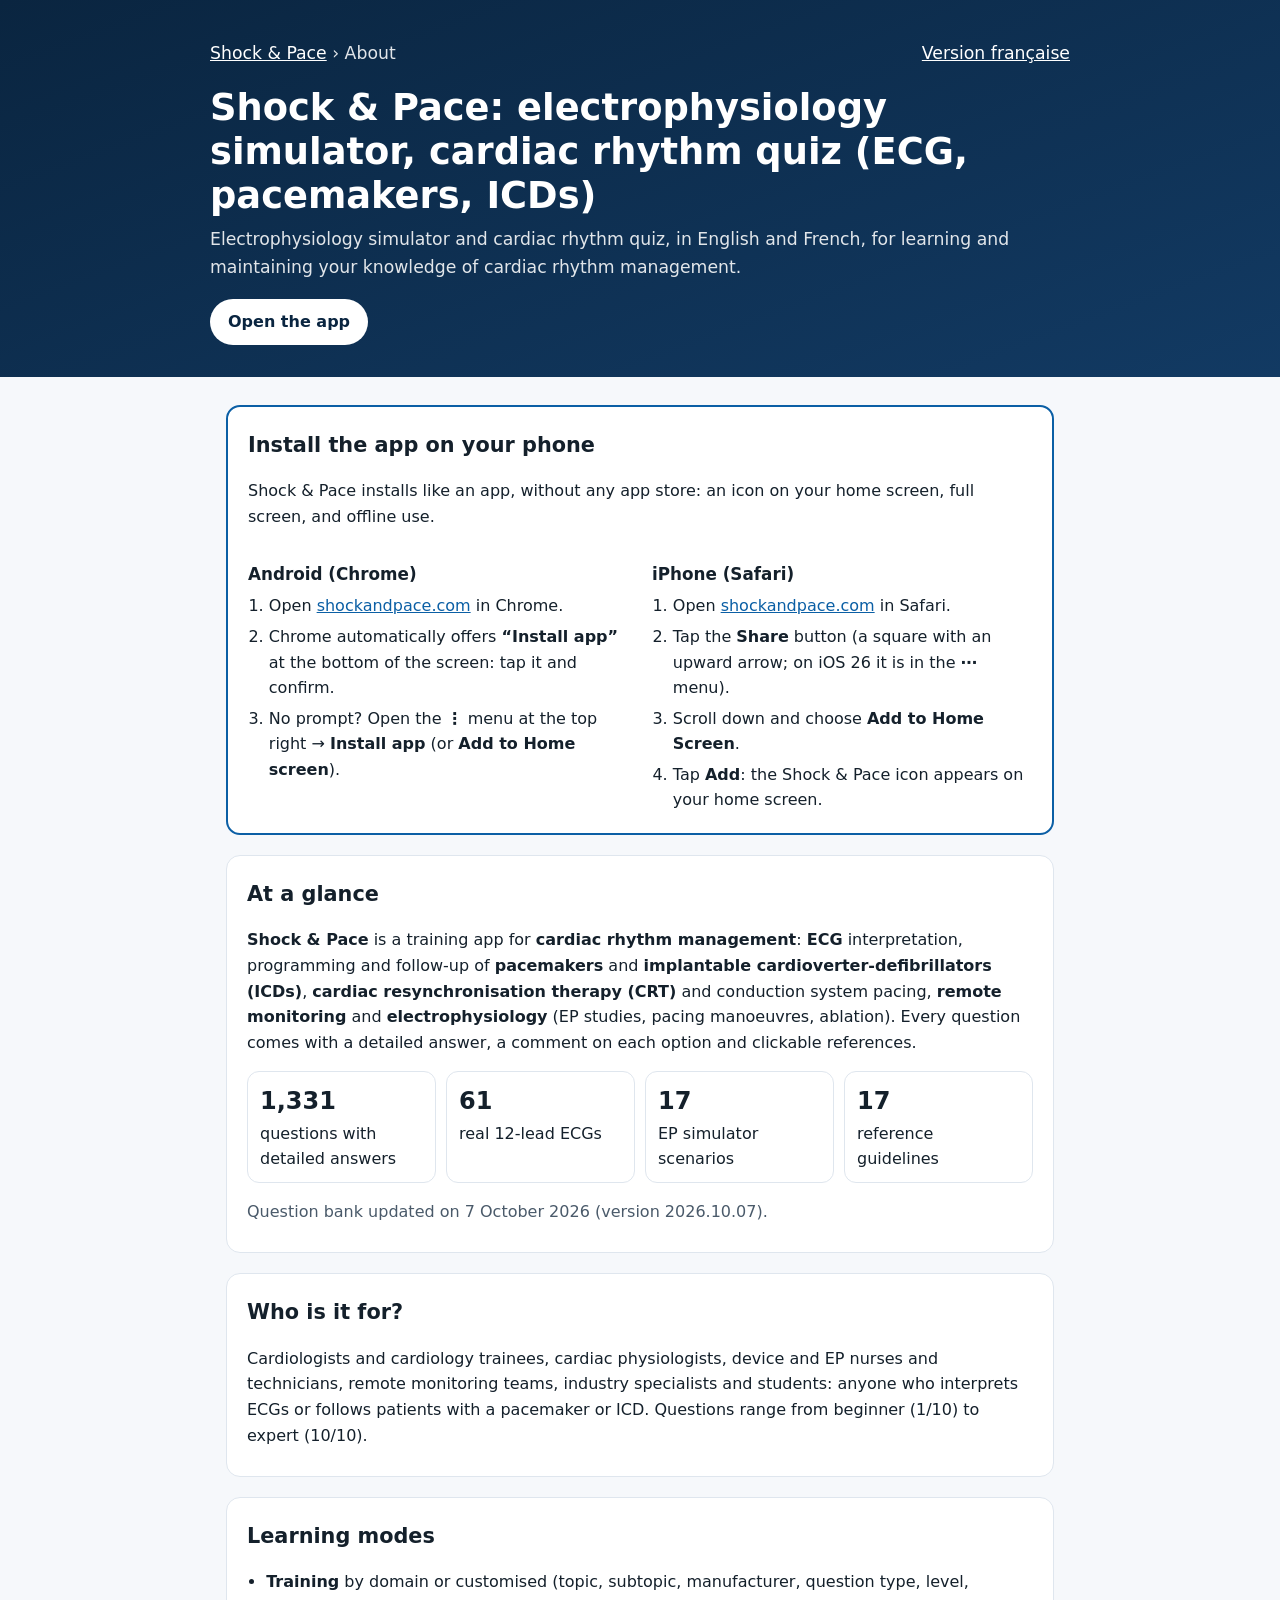
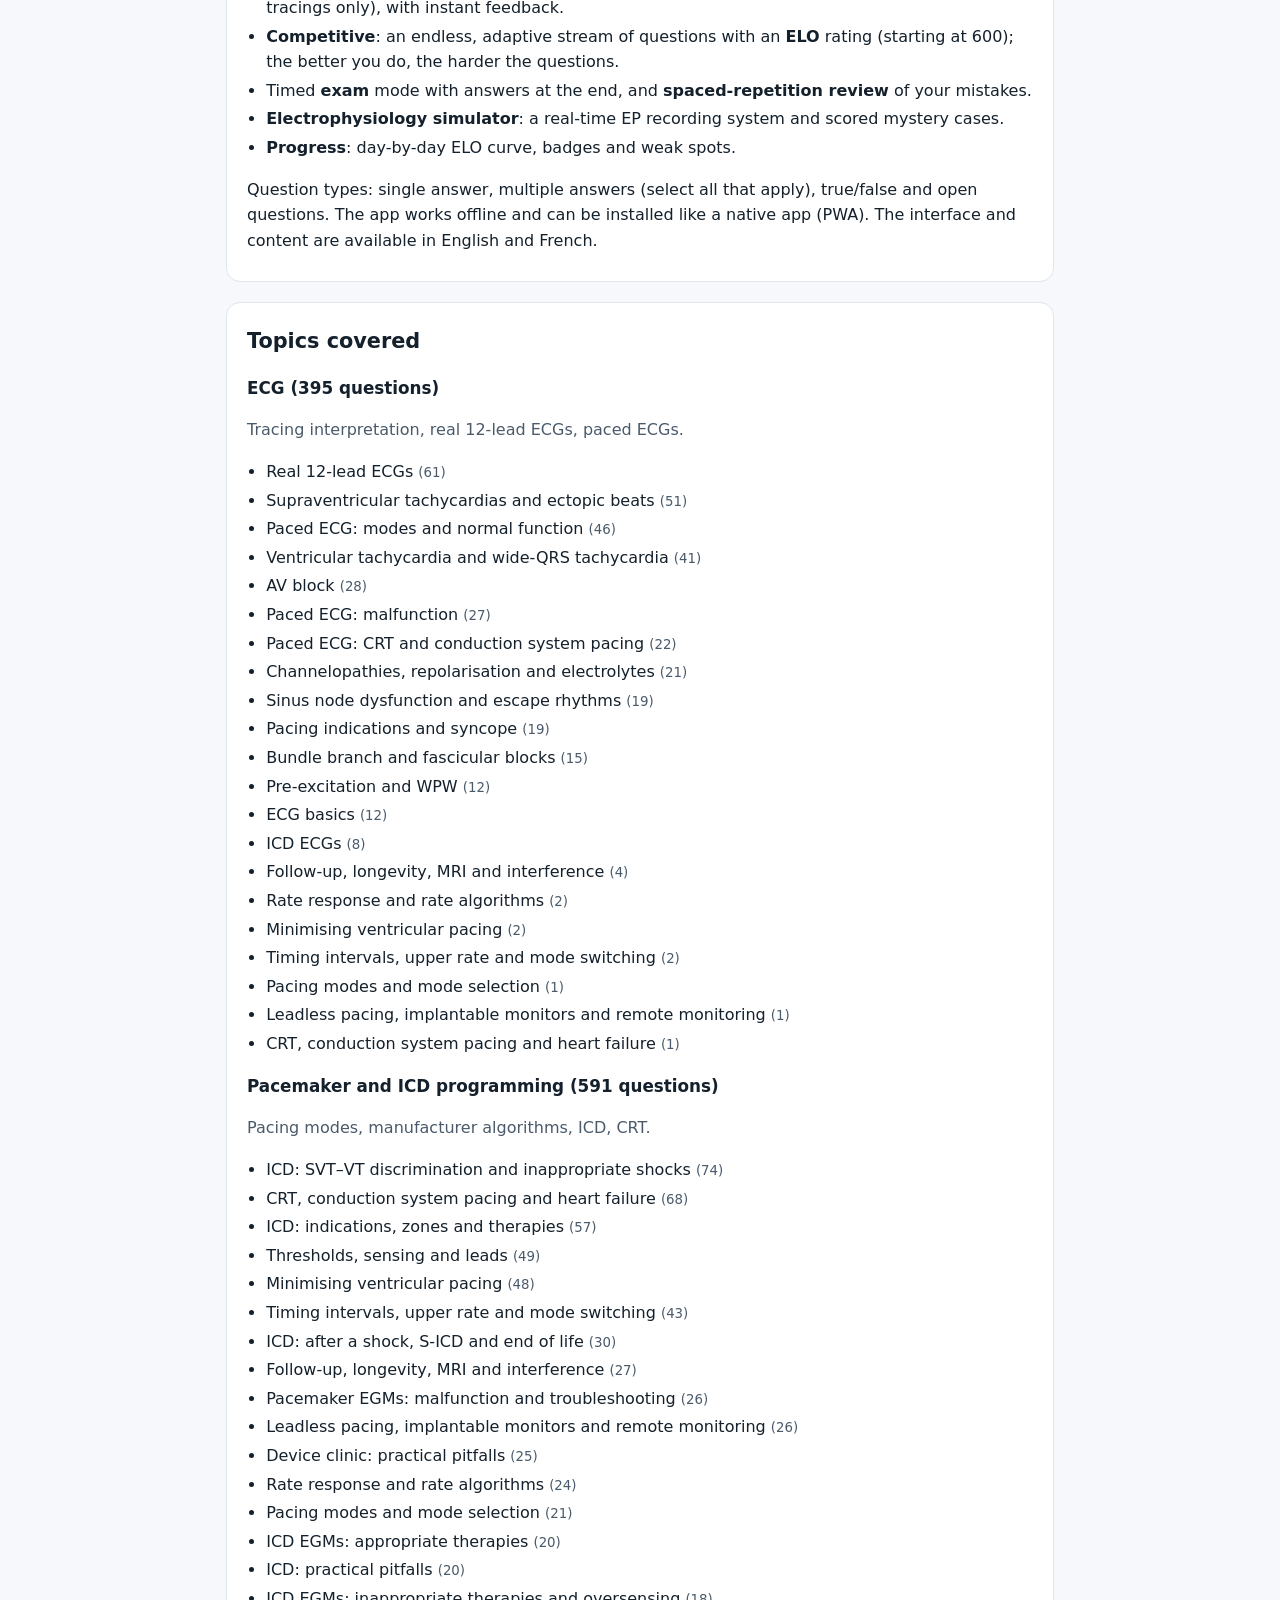
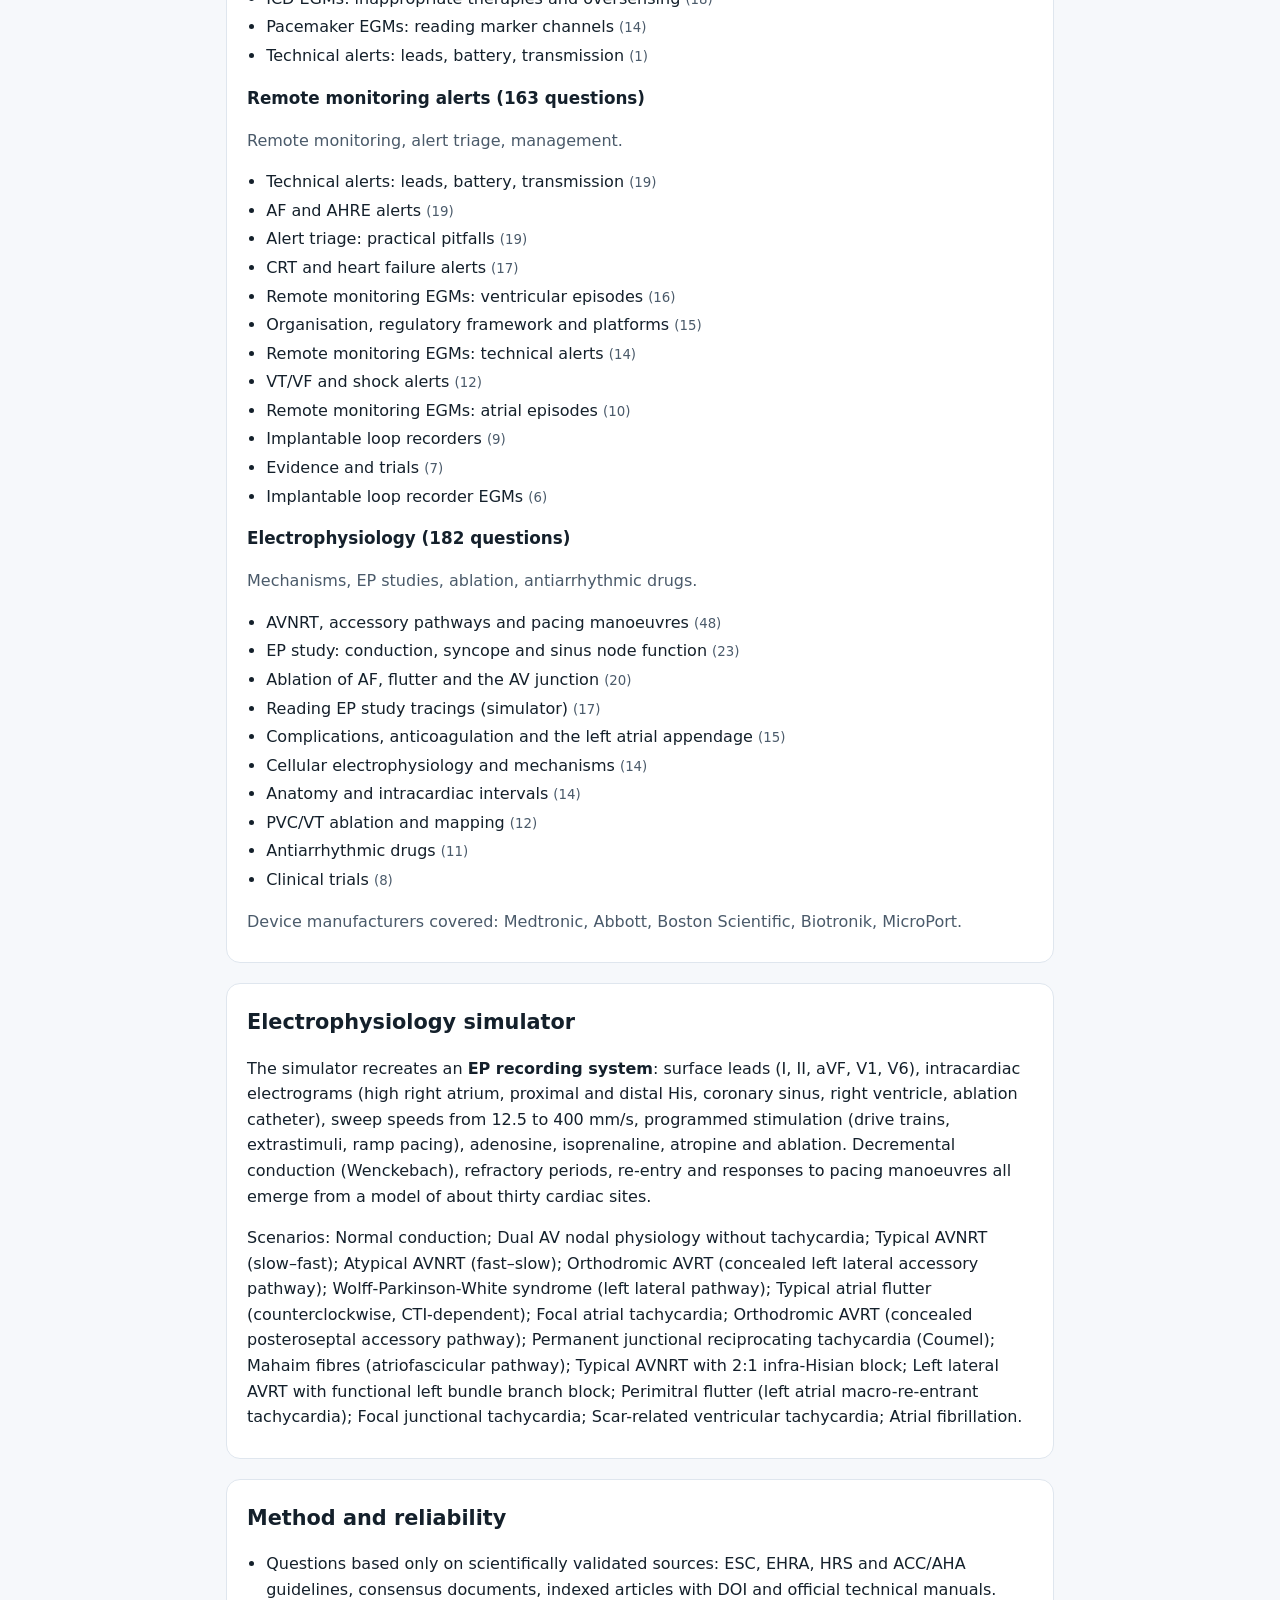
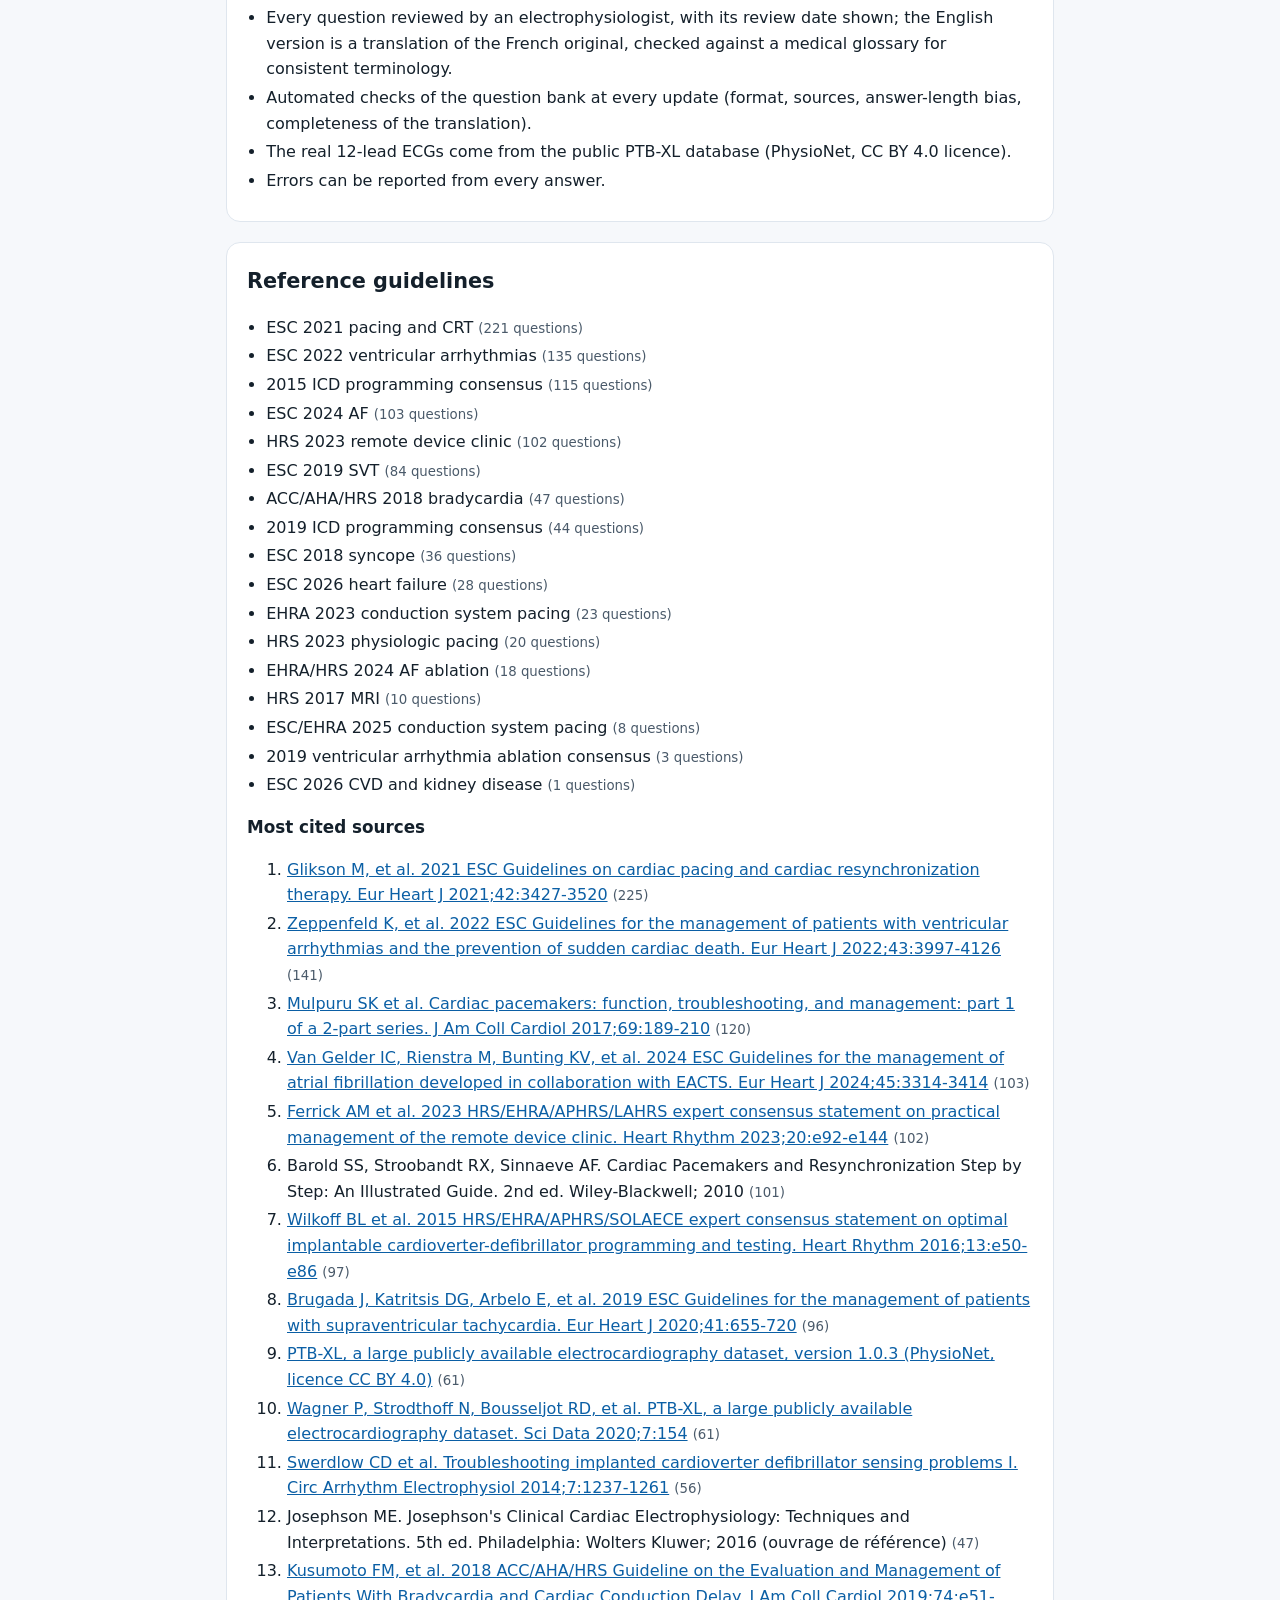
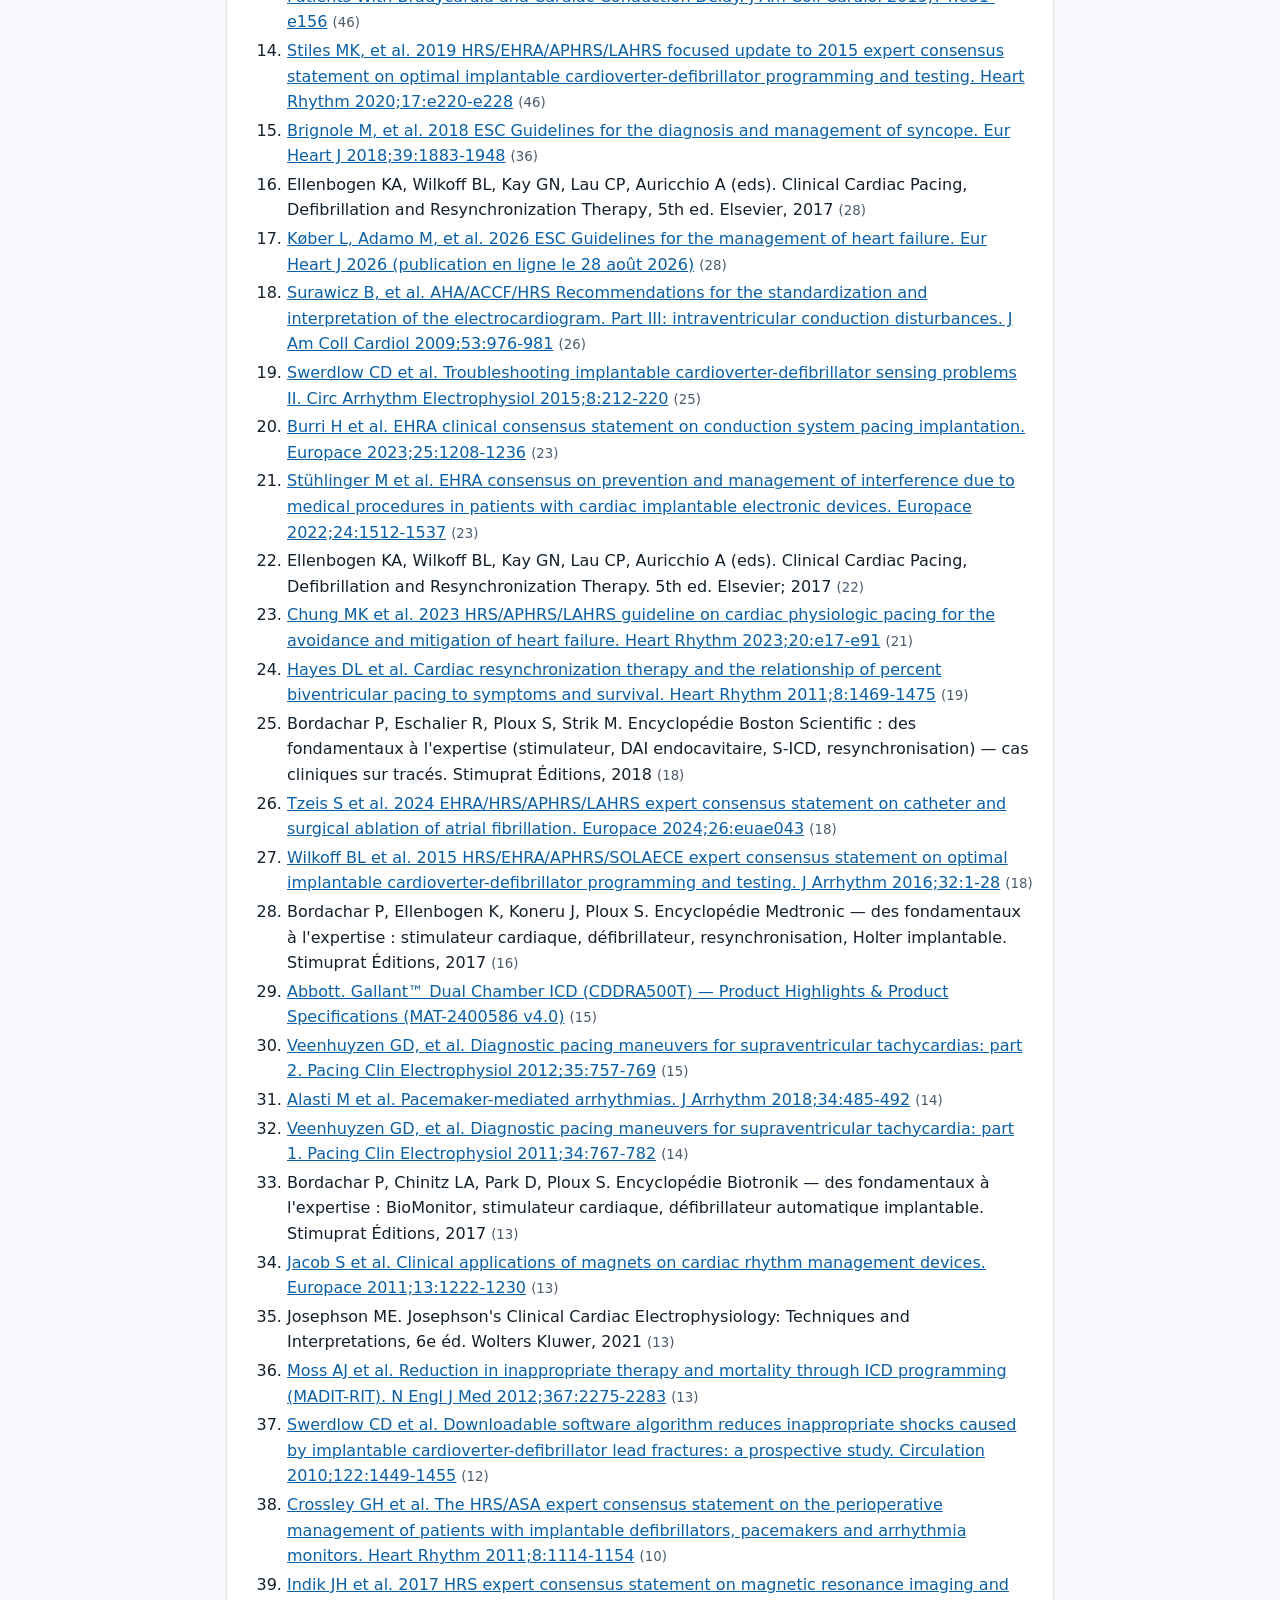
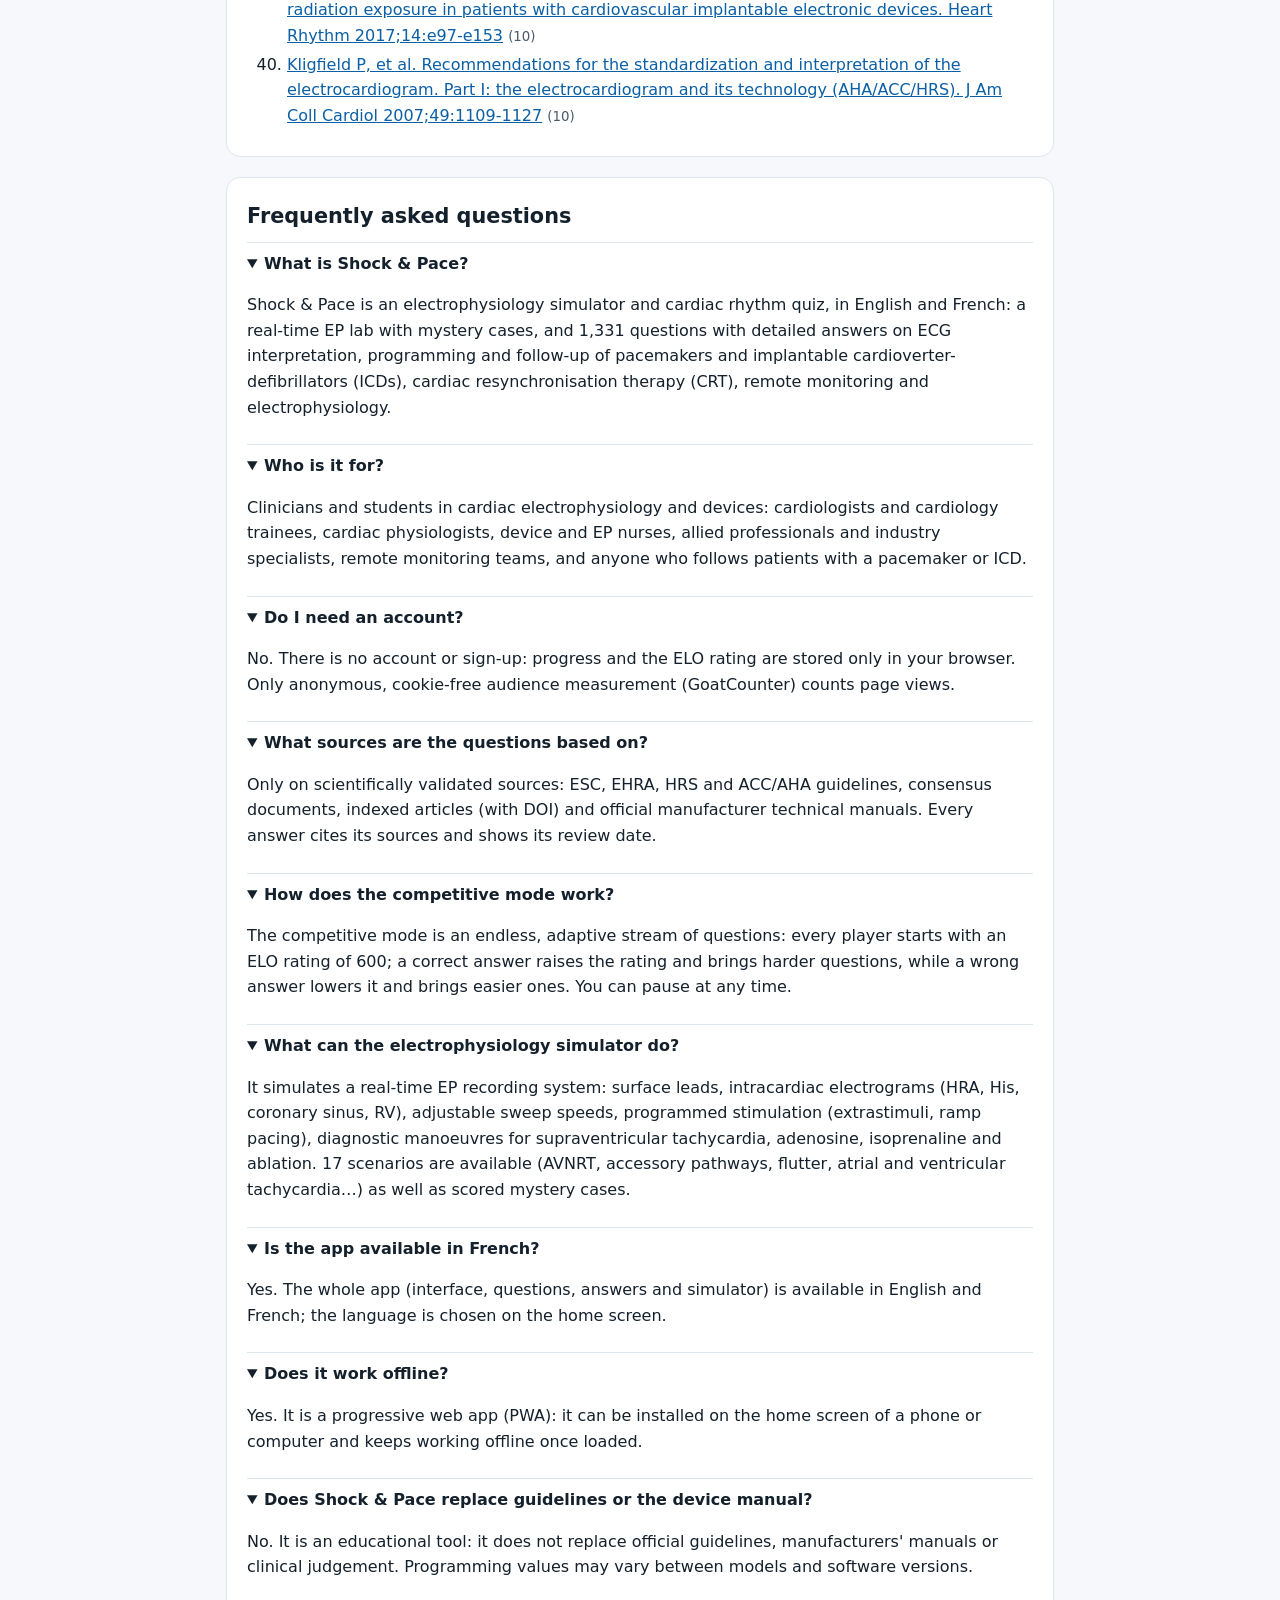
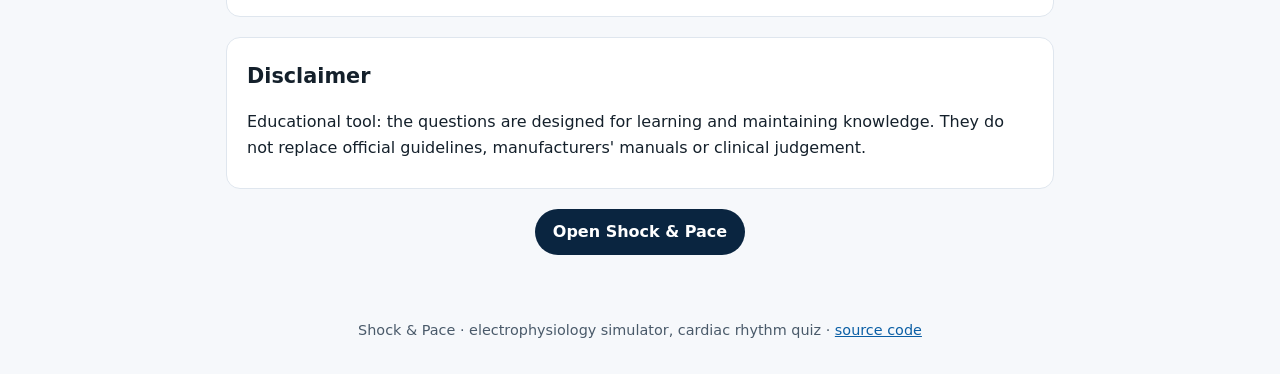
<file: en/presentation.html>
<!doctype html>
<html lang="en">
<head>
  <meta charset="utf-8">
  <meta name="viewport" content="width=device-width, initial-scale=1">
  <title>About Shock &amp; Pace, electrophysiology simulator and cardiac rhythm quiz</title>
  <meta name="description" content="Shock &amp; Pace: an electrophysiology simulator and 1,331 cardiac rhythm questions with referenced answers (ECG, pacemakers, ICDs, CRT, remote monitoring, EP), based on ESC/EHRA/HRS guidelines.">
  <meta name="robots" content="index, follow, max-image-preview:large, max-snippet:-1">
  <link rel="canonical" href="https://shockandpace.com/en/presentation.html">
  <link rel="alternate" hreflang="fr" href="https://shockandpace.com/presentation.html">
  <link rel="alternate" hreflang="en" href="https://shockandpace.com/en/presentation.html">
  <link rel="alternate" hreflang="x-default" href="https://shockandpace.com/presentation.html">
  <meta name="theme-color" content="#0A2540">
  <link rel="icon" href="../icons/icon.svg" type="image/svg+xml">
  <link rel="alternate" type="text/markdown" title="Summary for AI assistants" href="../llms.txt">
  <meta property="og:type" content="article">
  <meta property="og:locale" content="en_GB">
  <meta property="og:locale:alternate" content="fr_FR">
  <meta property="og:site_name" content="Shock &amp; Pace">
  <meta property="og:title" content="Shock &amp; Pace: electrophysiology simulator, cardiac rhythm quiz">
  <meta property="og:description" content="Shock &amp; Pace: an electrophysiology simulator and 1,331 cardiac rhythm questions with referenced answers (ECG, pacemakers, ICDs, CRT, remote monitoring, EP), based on ESC/EHRA/HRS guidelines.">
  <meta property="og:url" content="https://shockandpace.com/en/presentation.html">
  <meta property="og:image" content="https://shockandpace.com/icons/og.png">
  <meta property="og:image:width" content="1200">
  <meta property="og:image:height" content="630">
  <meta property="og:image:alt" content="Shock &amp; Pace, cardiac rhythm quiz">
  <meta name="twitter:card" content="summary_large_image">
  <script type="application/ld+json">{"@context":"https://schema.org","@graph":[{"@type":"WebPage","@id":"https://shockandpace.com/en/presentation.html","url":"https://shockandpace.com/en/presentation.html","name":"About Shock & Pace, electrophysiology simulator and cardiac rhythm quiz","description":"Shock & Pace: an electrophysiology simulator and 1,331 cardiac rhythm questions with referenced answers (ECG, pacemakers, ICDs, CRT, remote monitoring, EP), based on ESC/EHRA/HRS guidelines.","inLanguage":"en","dateModified":"2026-10-07","isPartOf":{"@id":"https://shockandpace.com/#site"},"about":{"@id":"https://shockandpace.com/#app"},"publisher":{"@type":"Organization","@id":"https://shockandpace.com/#editeur","name":"Shock & Pace","url":"https://shockandpace.com/","email":"contact@shockandpace.com","logo":"https://shockandpace.com/icons/icon-512.png","sameAs":["https://github.com/hacuubo/CHALLENGE-RYTHMO"]},"breadcrumb":{"@type":"BreadcrumbList","itemListElement":[{"@type":"ListItem","position":1,"name":"Shock & Pace","item":"https://shockandpace.com/en/"},{"@type":"ListItem","position":2,"name":"About","item":"https://shockandpace.com/en/presentation.html"}]}},{"@type":"FAQPage","@id":"https://shockandpace.com/en/presentation.html#faq","inLanguage":"en","mainEntity":[{"@type":"Question","name":"What is Shock & Pace?","acceptedAnswer":{"@type":"Answer","text":"Shock & Pace is an electrophysiology simulator and cardiac rhythm quiz, in English and French: a real-time EP lab with mystery cases, and 1,331 questions with detailed answers on ECG interpretation, programming and follow-up of pacemakers and implantable cardioverter-defibrillators (ICDs), cardiac resynchronisation therapy (CRT), remote monitoring and electrophysiology."}},{"@type":"Question","name":"Who is it for?","acceptedAnswer":{"@type":"Answer","text":"Clinicians and students in cardiac electrophysiology and devices: cardiologists and cardiology trainees, cardiac physiologists, device and EP nurses, allied professionals and industry specialists, remote monitoring teams, and anyone who follows patients with a pacemaker or ICD."}},{"@type":"Question","name":"Do I need an account?","acceptedAnswer":{"@type":"Answer","text":"No. There is no account or sign-up: progress and the ELO rating are stored only in your browser. Only anonymous, cookie-free audience measurement (GoatCounter) counts page views."}},{"@type":"Question","name":"What sources are the questions based on?","acceptedAnswer":{"@type":"Answer","text":"Only on scientifically validated sources: ESC, EHRA, HRS and ACC/AHA guidelines, consensus documents, indexed articles (with DOI) and official manufacturer technical manuals. Every answer cites its sources and shows its review date."}},{"@type":"Question","name":"How does the competitive mode work?","acceptedAnswer":{"@type":"Answer","text":"The competitive mode is an endless, adaptive stream of questions: every player starts with an ELO rating of 600; a correct answer raises the rating and brings harder questions, while a wrong answer lowers it and brings easier ones. You can pause at any time."}},{"@type":"Question","name":"What can the electrophysiology simulator do?","acceptedAnswer":{"@type":"Answer","text":"It simulates a real-time EP recording system: surface leads, intracardiac electrograms (HRA, His, coronary sinus, RV), adjustable sweep speeds, programmed stimulation (extrastimuli, ramp pacing), diagnostic manoeuvres for supraventricular tachycardia, adenosine, isoprenaline and ablation. 17 scenarios are available (AVNRT, accessory pathways, flutter, atrial and ventricular tachycardia…) as well as scored mystery cases."}},{"@type":"Question","name":"Is the app available in French?","acceptedAnswer":{"@type":"Answer","text":"Yes. The whole app (interface, questions, answers and simulator) is available in English and French; the language is chosen on the home screen."}},{"@type":"Question","name":"Does it work offline?","acceptedAnswer":{"@type":"Answer","text":"Yes. It is a progressive web app (PWA): it can be installed on the home screen of a phone or computer and keeps working offline once loaded."}},{"@type":"Question","name":"Does Shock & Pace replace guidelines or the device manual?","acceptedAnswer":{"@type":"Answer","text":"No. It is an educational tool: it does not replace official guidelines, manufacturers' manuals or clinical judgement. Programming values may vary between models and software versions."}}]}]}</script>
  <style>
    :root { --fond: #f6f8fb; --carte: #fff; --texte: #14202b; --texte-2: #4a5a6a; --lien: #0b5fa5; --bord: #dfe6ee; --bleu: #0A2540; }
    @media (prefers-color-scheme: dark) { :root { --fond: #0b1621; --carte: #122232; --texte: #e8eef4; --texte-2: #a9b8c6; --lien: #7cc0ff; --bord: #22384d; } }
    * { box-sizing: border-box; }
    body { margin: 0; font: 16px/1.6 system-ui, -apple-system, "Segoe UI", Roboto, sans-serif; background: var(--fond); color: var(--texte); }
    header { background: linear-gradient(160deg, #0A2540, #123a63); color: #fff; padding: 40px 16px 32px; }
    header .l, main { max-width: 860px; margin: 0 auto; }
    header h1 { margin: 0 0 8px; font-size: clamp(1.6rem, 5vw, 2.3rem); line-height: 1.2; }
    header p { margin: 0 0 18px; color: rgba(255, 255, 255, .88); font-size: 1.08rem; }
    header .fil { display: flex; justify-content: space-between; gap: 12px; flex-wrap: wrap; }
    header .fil a { color: #fff; }
    .cta { display: inline-block; background: #fff; color: var(--bleu); font-weight: 700; padding: 10px 18px; border-radius: 999px; text-decoration: none; }
    main { padding: 8px 16px 48px; }
    section { background: var(--carte); border: 1px solid var(--bord); border-radius: 14px; padding: 4px 20px 12px; margin: 20px 0; }
    h2 { font-size: 1.3rem; margin: 18px 0 8px; } h3 { font-size: 1.05rem; margin: 16px 0 4px; }
    a { color: var(--lien); } .note, small { color: var(--texte-2); }
    ul { padding-left: 1.2em; } li { margin: 3px 0; }
    .chiffres { display: grid; grid-template-columns: repeat(auto-fit, minmax(150px, 1fr)); gap: 10px; margin: 14px 0; padding: 0; list-style: none; }
    .chiffres li { border: 1px solid var(--bord); border-radius: 12px; padding: 10px 12px; margin: 0; } .chiffres b { display: block; font-size: 1.5rem; }
    details { border-top: 1px solid var(--bord); padding: 8px 0; } summary { font-weight: 600; cursor: pointer; }
    .installer { border-color: #0b5fa5; border-width: 2px; }
    .installer .plateformes { display: grid; grid-template-columns: repeat(auto-fit, minmax(240px, 1fr)); gap: 4px 24px; }
    .installer ol { padding-left: 1.3em; margin: 4px 0 8px; } .installer ol li { margin: 5px 0; }
    footer { text-align: center; color: var(--texte-2); padding: 0 16px 32px; font-size: .9rem; }
  </style>
  <!-- mesure d'audience anonyme, sans cookie (GoatCounter) -->
  <script data-goatcounter="https://shockandpace.goatcounter.com/count" async src="https://gc.zgo.at/count.js"></script>
</head>
<body>
  <header><div class="l">
    <p class="fil"><span><a href="../en/">Shock &amp; Pace</a> › About</span><a href="https://shockandpace.com/presentation.html" hreflang="fr" lang="fr">Version française</a></p>
    <h1>Shock &amp; Pace: electrophysiology simulator, cardiac rhythm quiz (ECG, pacemakers, ICDs)</h1>
    <p>Electrophysiology simulator and cardiac rhythm quiz, in English and French, for learning and maintaining your knowledge of cardiac rhythm management.</p>
    <a class="cta" href="../en/">Open the app</a>
  </div></header>
  <main>
    <section class="installer" id="installer">
      <h2>Install the app on your phone</h2>
      <p>Shock &amp; Pace installs like an app, without any app store: an icon on your home screen, full screen, and offline use.</p>
      <div class="plateformes">
        <div><h3>Android (Chrome)</h3><ol><li>Open <a href="../en/">shockandpace.com</a> in Chrome.</li><li>Chrome automatically offers <b>“Install app”</b> at the bottom of the screen: tap it and confirm.</li><li>No prompt? Open the <b>⋮</b> menu at the top right → <b>Install app</b> (or <b>Add to Home screen</b>).</li></ol></div>
        <div><h3>iPhone (Safari)</h3><ol><li>Open <a href="../en/">shockandpace.com</a> in Safari.</li><li>Tap the <b>Share</b> button (a square with an upward arrow; on iOS 26 it is in the <b>⋯</b> menu).</li><li>Scroll down and choose <b>Add to Home Screen</b>.</li><li>Tap <b>Add</b>: the Shock &amp; Pace icon appears on your home screen.</li></ol></div>
      </div>
    </section>
    <section>
      <h2>At a glance</h2>
      <p><b>Shock &amp; Pace</b> is a training app for <b>cardiac rhythm management</b>: <b>ECG</b> interpretation, programming and follow-up of <b>pacemakers</b> and <b>implantable cardioverter-defibrillators (ICDs)</b>, <b>cardiac resynchronisation therapy (CRT)</b> and conduction system pacing, <b>remote monitoring</b> and <b>electrophysiology</b> (EP studies, pacing manoeuvres, ablation). Every question comes with a detailed answer, a comment on each option and clickable references.</p>
      <ul class="chiffres">
        <li><b>1,331</b> questions with detailed answers</li>
        <li><b>61</b> real 12-lead ECGs</li>
        <li><b>17</b> EP simulator scenarios</li>
        <li><b>17</b> reference guidelines</li>
      </ul>
      <p class="note">Question bank updated on 7 October 2026 (version 2026.10.07).</p>
    </section>

    <section>
      <h2>Who is it for?</h2>
      <p>Cardiologists and cardiology trainees, cardiac physiologists, device and EP nurses and technicians, remote monitoring teams, industry specialists and students: anyone who interprets ECGs or follows patients with a pacemaker or ICD. Questions range from beginner (1/10) to expert (10/10).</p>
    </section>

    <section>
      <h2>Learning modes</h2>
      <ul>
        <li><b>Training</b> by domain or customised (topic, subtopic, manufacturer, question type, level, tracings only), with instant feedback.</li>
        <li><b>Competitive</b>: an endless, adaptive stream of questions with an <b>ELO</b> rating (starting at 600); the better you do, the harder the questions.</li>
        <li>Timed <b>exam</b> mode with answers at the end, and <b>spaced-repetition review</b> of your mistakes.</li>
        <li><b>Electrophysiology simulator</b>: a real-time EP recording system and scored mystery cases.</li>
        <li><b>Progress</b>: day-by-day ELO curve, badges and weak spots.</li>
      </ul>
      <p>Question types: single answer, multiple answers (select all that apply), true/false and open questions. The app works offline and can be installed like a native app (PWA). The interface and content are available in English and French.</p>
    </section>

    <section>
      <h2>Topics covered</h2>
      <h3>ECG (395 questions)</h3>
      <p class="note">Tracing interpretation, real 12-lead ECGs, paced ECGs.</p>
      <ul><li>Real 12-lead ECGs <small>(61)</small></li><li>Supraventricular tachycardias and ectopic beats <small>(51)</small></li><li>Paced ECG: modes and normal function <small>(46)</small></li><li>Ventricular tachycardia and wide-QRS tachycardia <small>(41)</small></li><li>AV block <small>(28)</small></li><li>Paced ECG: malfunction <small>(27)</small></li><li>Paced ECG: CRT and conduction system pacing <small>(22)</small></li><li>Channelopathies, repolarisation and electrolytes <small>(21)</small></li><li>Sinus node dysfunction and escape rhythms <small>(19)</small></li><li>Pacing indications and syncope <small>(19)</small></li><li>Bundle branch and fascicular blocks <small>(15)</small></li><li>Pre-excitation and WPW <small>(12)</small></li><li>ECG basics <small>(12)</small></li><li>ICD ECGs <small>(8)</small></li><li>Follow-up, longevity, MRI and interference <small>(4)</small></li><li>Rate response and rate algorithms <small>(2)</small></li><li>Minimising ventricular pacing <small>(2)</small></li><li>Timing intervals, upper rate and mode switching <small>(2)</small></li><li>Pacing modes and mode selection <small>(1)</small></li><li>Leadless pacing, implantable monitors and remote monitoring <small>(1)</small></li><li>CRT, conduction system pacing and heart failure <small>(1)</small></li></ul>
      <h3>Pacemaker and ICD programming (591 questions)</h3>
      <p class="note">Pacing modes, manufacturer algorithms, ICD, CRT.</p>
      <ul><li>ICD: SVT–VT discrimination and inappropriate shocks <small>(74)</small></li><li>CRT, conduction system pacing and heart failure <small>(68)</small></li><li>ICD: indications, zones and therapies <small>(57)</small></li><li>Thresholds, sensing and leads <small>(49)</small></li><li>Minimising ventricular pacing <small>(48)</small></li><li>Timing intervals, upper rate and mode switching <small>(43)</small></li><li>ICD: after a shock, S-ICD and end of life <small>(30)</small></li><li>Follow-up, longevity, MRI and interference <small>(27)</small></li><li>Pacemaker EGMs: malfunction and troubleshooting <small>(26)</small></li><li>Leadless pacing, implantable monitors and remote monitoring <small>(26)</small></li><li>Device clinic: practical pitfalls <small>(25)</small></li><li>Rate response and rate algorithms <small>(24)</small></li><li>Pacing modes and mode selection <small>(21)</small></li><li>ICD EGMs: appropriate therapies <small>(20)</small></li><li>ICD: practical pitfalls <small>(20)</small></li><li>ICD EGMs: inappropriate therapies and oversensing <small>(18)</small></li><li>Pacemaker EGMs: reading marker channels <small>(14)</small></li><li>Technical alerts: leads, battery, transmission <small>(1)</small></li></ul>
      <h3>Remote monitoring alerts (163 questions)</h3>
      <p class="note">Remote monitoring, alert triage, management.</p>
      <ul><li>Technical alerts: leads, battery, transmission <small>(19)</small></li><li>AF and AHRE alerts <small>(19)</small></li><li>Alert triage: practical pitfalls <small>(19)</small></li><li>CRT and heart failure alerts <small>(17)</small></li><li>Remote monitoring EGMs: ventricular episodes <small>(16)</small></li><li>Organisation, regulatory framework and platforms <small>(15)</small></li><li>Remote monitoring EGMs: technical alerts <small>(14)</small></li><li>VT/VF and shock alerts <small>(12)</small></li><li>Remote monitoring EGMs: atrial episodes <small>(10)</small></li><li>Implantable loop recorders <small>(9)</small></li><li>Evidence and trials <small>(7)</small></li><li>Implantable loop recorder EGMs <small>(6)</small></li></ul>
      <h3>Electrophysiology (182 questions)</h3>
      <p class="note">Mechanisms, EP studies, ablation, antiarrhythmic drugs.</p>
      <ul><li>AVNRT, accessory pathways and pacing manoeuvres <small>(48)</small></li><li>EP study: conduction, syncope and sinus node function <small>(23)</small></li><li>Ablation of AF, flutter and the AV junction <small>(20)</small></li><li>Reading EP study tracings (simulator) <small>(17)</small></li><li>Complications, anticoagulation and the left atrial appendage <small>(15)</small></li><li>Cellular electrophysiology and mechanisms <small>(14)</small></li><li>Anatomy and intracardiac intervals <small>(14)</small></li><li>PVC/VT ablation and mapping <small>(12)</small></li><li>Antiarrhythmic drugs <small>(11)</small></li><li>Clinical trials <small>(8)</small></li></ul>
      <p class="note">Device manufacturers covered: Medtronic, Abbott, Boston Scientific, Biotronik, MicroPort.</p>
    </section>

    <section>
      <h2>Electrophysiology simulator</h2>
      <p>The simulator recreates an <b>EP recording system</b>: surface leads (I, II, aVF, V1, V6), intracardiac electrograms (high right atrium, proximal and distal His, coronary sinus, right ventricle, ablation catheter), sweep speeds from 12.5 to 400 mm/s, programmed stimulation (drive trains, extrastimuli, ramp pacing), adenosine, isoprenaline, atropine and ablation. Decremental conduction (Wenckebach), refractory periods, re-entry and responses to pacing manoeuvres all emerge from a model of about thirty cardiac sites.</p>
      <p>Scenarios: Normal conduction; Dual AV nodal physiology without tachycardia; Typical AVNRT (slow–fast); Atypical AVNRT (fast–slow); Orthodromic AVRT (concealed left lateral accessory pathway); Wolff-Parkinson-White syndrome (left lateral pathway); Typical atrial flutter (counterclockwise, CTI-dependent); Focal atrial tachycardia; Orthodromic AVRT (concealed posteroseptal accessory pathway); Permanent junctional reciprocating tachycardia (Coumel); Mahaim fibres (atriofascicular pathway); Typical AVNRT with 2:1 infra-Hisian block; Left lateral AVRT with functional left bundle branch block; Perimitral flutter (left atrial macro-re-entrant tachycardia); Focal junctional tachycardia; Scar-related ventricular tachycardia; Atrial fibrillation.</p>
    </section>

    <section>
      <h2>Method and reliability</h2>
      <ul>
        <li>Questions based only on scientifically validated sources: ESC, EHRA, HRS and ACC/AHA guidelines, consensus documents, indexed articles with DOI and official technical manuals.</li>
        <li>Every question reviewed by an electrophysiologist, with its review date shown; the English version is a translation of the French original, checked against a medical glossary for consistent terminology.</li>
        <li>Automated checks of the question bank at every update (format, sources, answer-length bias, completeness of the translation).</li>
        <li>The real 12-lead ECGs come from the public PTB-XL database (PhysioNet, CC BY 4.0 licence).</li>
        <li>Errors can be reported from every answer.</li>
      </ul>
    </section>

    <section>
      <h2>Reference guidelines</h2>
      <ul><li>ESC 2021 pacing and CRT <small>(221 questions)</small></li><li>ESC 2022 ventricular arrhythmias <small>(135 questions)</small></li><li>2015 ICD programming consensus <small>(115 questions)</small></li><li>ESC 2024 AF <small>(103 questions)</small></li><li>HRS 2023 remote device clinic <small>(102 questions)</small></li><li>ESC 2019 SVT <small>(84 questions)</small></li><li>ACC/AHA/HRS 2018 bradycardia <small>(47 questions)</small></li><li>2019 ICD programming consensus <small>(44 questions)</small></li><li>ESC 2018 syncope <small>(36 questions)</small></li><li>ESC 2026 heart failure <small>(28 questions)</small></li><li>EHRA 2023 conduction system pacing <small>(23 questions)</small></li><li>HRS 2023 physiologic pacing <small>(20 questions)</small></li><li>EHRA/HRS 2024 AF ablation <small>(18 questions)</small></li><li>HRS 2017 MRI <small>(10 questions)</small></li><li>ESC/EHRA 2025 conduction system pacing <small>(8 questions)</small></li><li>2019 ventricular arrhythmia ablation consensus <small>(3 questions)</small></li><li>ESC 2026 CVD and kidney disease <small>(1 questions)</small></li></ul>
      <h3>Most cited sources</h3>
      <ol><li><a href="https://doi.org/10.1093/eurheartj/ehab364" rel="noopener">Glikson M, et al. 2021 ESC Guidelines on cardiac pacing and cardiac resynchronization therapy. Eur Heart J 2021;42:3427-3520</a> <small>(225)</small></li><li><a href="https://doi.org/10.1093/eurheartj/ehac262" rel="noopener">Zeppenfeld K, et al. 2022 ESC Guidelines for the management of patients with ventricular arrhythmias and the prevention of sudden cardiac death. Eur Heart J 2022;43:3997-4126</a> <small>(141)</small></li><li><a href="https://doi.org/10.1016/j.jacc.2016.10.061" rel="noopener">Mulpuru SK et al. Cardiac pacemakers: function, troubleshooting, and management: part 1 of a 2-part series. J Am Coll Cardiol 2017;69:189-210</a> <small>(120)</small></li><li><a href="https://doi.org/10.1093/eurheartj/ehae176" rel="noopener">Van Gelder IC, Rienstra M, Bunting KV, et al. 2024 ESC Guidelines for the management of atrial fibrillation developed in collaboration with EACTS. Eur Heart J 2024;45:3314-3414</a> <small>(103)</small></li><li><a href="https://doi.org/10.1016/j.hrthm.2023.03.1525" rel="noopener">Ferrick AM et al. 2023 HRS/EHRA/APHRS/LAHRS expert consensus statement on practical management of the remote device clinic. Heart Rhythm 2023;20:e92-e144</a> <small>(102)</small></li><li>Barold SS, Stroobandt RX, Sinnaeve AF. Cardiac Pacemakers and Resynchronization Step by Step: An Illustrated Guide. 2nd ed. Wiley-Blackwell; 2010 <small>(101)</small></li><li><a href="https://doi.org/10.1016/j.hrthm.2015.11.018" rel="noopener">Wilkoff BL et al. 2015 HRS/EHRA/APHRS/SOLAECE expert consensus statement on optimal implantable cardioverter-defibrillator programming and testing. Heart Rhythm 2016;13:e50-e86</a> <small>(97)</small></li><li><a href="https://doi.org/10.1093/eurheartj/ehz467" rel="noopener">Brugada J, Katritsis DG, Arbelo E, et al. 2019 ESC Guidelines for the management of patients with supraventricular tachycardia. Eur Heart J 2020;41:655-720</a> <small>(96)</small></li><li><a href="https://physionet.org/content/ptb-xl/1.0.3/" rel="noopener">PTB-XL, a large publicly available electrocardiography dataset, version 1.0.3 (PhysioNet, licence CC BY 4.0)</a> <small>(61)</small></li><li><a href="https://doi.org/10.1038/s41597-020-0495-6" rel="noopener">Wagner P, Strodthoff N, Bousseljot RD, et al. PTB-XL, a large publicly available electrocardiography dataset. Sci Data 2020;7:154</a> <small>(61)</small></li><li><a href="https://doi.org/10.1161/CIRCEP.114.002344" rel="noopener">Swerdlow CD et al. Troubleshooting implanted cardioverter defibrillator sensing problems I. Circ Arrhythm Electrophysiol 2014;7:1237-1261</a> <small>(56)</small></li><li>Josephson ME. Josephson&#39;s Clinical Cardiac Electrophysiology: Techniques and Interpretations. 5th ed. Philadelphia: Wolters Kluwer; 2016 (ouvrage de référence) <small>(47)</small></li><li><a href="https://doi.org/10.1016/j.jacc.2018.10.044" rel="noopener">Kusumoto FM, et al. 2018 ACC/AHA/HRS Guideline on the Evaluation and Management of Patients With Bradycardia and Cardiac Conduction Delay. J Am Coll Cardiol 2019;74:e51-e156</a> <small>(46)</small></li><li><a href="https://doi.org/10.1016/j.hrthm.2019.02.034" rel="noopener">Stiles MK, et al. 2019 HRS/EHRA/APHRS/LAHRS focused update to 2015 expert consensus statement on optimal implantable cardioverter-defibrillator programming and testing. Heart Rhythm 2020;17:e220-e228</a> <small>(46)</small></li><li><a href="https://doi.org/10.1093/eurheartj/ehy037" rel="noopener">Brignole M, et al. 2018 ESC Guidelines for the diagnosis and management of syncope. Eur Heart J 2018;39:1883-1948</a> <small>(36)</small></li><li>Ellenbogen KA, Wilkoff BL, Kay GN, Lau CP, Auricchio A (eds). Clinical Cardiac Pacing, Defibrillation and Resynchronization Therapy, 5th ed. Elsevier, 2017 <small>(28)</small></li><li><a href="https://doi.org/10.1093/eurheartj/ehag100" rel="noopener">Køber L, Adamo M, et al. 2026 ESC Guidelines for the management of heart failure. Eur Heart J 2026 (publication en ligne le 28 août 2026)</a> <small>(28)</small></li><li><a href="https://doi.org/10.1016/j.jacc.2008.12.013" rel="noopener">Surawicz B, et al. AHA/ACCF/HRS Recommendations for the standardization and interpretation of the electrocardiogram. Part III: intraventricular conduction disturbances. J Am Coll Cardiol 2009;53:976-981</a> <small>(26)</small></li><li><a href="https://doi.org/10.1161/CIRCEP.114.002514" rel="noopener">Swerdlow CD et al. Troubleshooting implantable cardioverter-defibrillator sensing problems II. Circ Arrhythm Electrophysiol 2015;8:212-220</a> <small>(25)</small></li><li><a href="https://doi.org/10.1093/europace/euad043" rel="noopener">Burri H et al. EHRA clinical consensus statement on conduction system pacing implantation. Europace 2023;25:1208-1236</a> <small>(23)</small></li><li><a href="https://doi.org/10.1093/europace/euac040" rel="noopener">Stühlinger M et al. EHRA consensus on prevention and management of interference due to medical procedures in patients with cardiac implantable electronic devices. Europace 2022;24:1512-1537</a> <small>(23)</small></li><li>Ellenbogen KA, Wilkoff BL, Kay GN, Lau CP, Auricchio A (eds). Clinical Cardiac Pacing, Defibrillation and Resynchronization Therapy. 5th ed. Elsevier; 2017 <small>(22)</small></li><li><a href="https://doi.org/10.1016/j.hrthm.2023.03.1538" rel="noopener">Chung MK et al. 2023 HRS/APHRS/LAHRS guideline on cardiac physiologic pacing for the avoidance and mitigation of heart failure. Heart Rhythm 2023;20:e17-e91</a> <small>(21)</small></li><li><a href="https://doi.org/10.1016/j.hrthm.2011.04.015" rel="noopener">Hayes DL et al. Cardiac resynchronization therapy and the relationship of percent biventricular pacing to symptoms and survival. Heart Rhythm 2011;8:1469-1475</a> <small>(19)</small></li><li>Bordachar P, Eschalier R, Ploux S, Strik M. Encyclopédie Boston Scientific : des fondamentaux à l&#39;expertise (stimulateur, DAI endocavitaire, S-ICD, resynchronisation) — cas cliniques sur tracés. Stimuprat Éditions, 2018 <small>(18)</small></li><li><a href="https://doi.org/10.1093/europace/euae043" rel="noopener">Tzeis S et al. 2024 EHRA/HRS/APHRS/LAHRS expert consensus statement on catheter and surgical ablation of atrial fibrillation. Europace 2024;26:euae043</a> <small>(18)</small></li><li><a href="https://doi.org/10.1016/j.joa.2015.12.001" rel="noopener">Wilkoff BL et al. 2015 HRS/EHRA/APHRS/SOLAECE expert consensus statement on optimal implantable cardioverter-defibrillator programming and testing. J Arrhythm 2016;32:1-28</a> <small>(18)</small></li><li>Bordachar P, Ellenbogen K, Koneru J, Ploux S. Encyclopédie Medtronic — des fondamentaux à l&#39;expertise : stimulateur cardiaque, défibrillateur, resynchronisation, Holter implantable. Stimuprat Éditions, 2017 <small>(16)</small></li><li><a href="https://www.cardiovascular.abbott/content/dam/cv/cardiovascular/hcp/products/cardiac-rhythm-management/gallant-icd/documents/Gallant-DR-DF-1%20ICD-catalog-page-US-v4.pdf" rel="noopener">Abbott. Gallant™ Dual Chamber ICD (CDDRA500T) — Product Highlights &amp; Product Specifications (MAT-2400586 v4.0)</a> <small>(15)</small></li><li><a href="https://doi.org/10.1111/j.1540-8159.2012.03352.x" rel="noopener">Veenhuyzen GD, et al. Diagnostic pacing maneuvers for supraventricular tachycardias: part 2. Pacing Clin Electrophysiol 2012;35:757-769</a> <small>(15)</small></li><li><a href="https://doi.org/10.1002/joa3.12098" rel="noopener">Alasti M et al. Pacemaker-mediated arrhythmias. J Arrhythm 2018;34:485-492</a> <small>(14)</small></li><li><a href="https://doi.org/10.1111/j.1540-8159.2011.03076.x" rel="noopener">Veenhuyzen GD, et al. Diagnostic pacing maneuvers for supraventricular tachycardia: part 1. Pacing Clin Electrophysiol 2011;34:767-782</a> <small>(14)</small></li><li>Bordachar P, Chinitz LA, Park D, Ploux S. Encyclopédie Biotronik — des fondamentaux à l&#39;expertise : BioMonitor, stimulateur cardiaque, défibrillateur automatique implantable. Stimuprat Éditions, 2017 <small>(13)</small></li><li><a href="https://doi.org/10.1093/europace/eur137" rel="noopener">Jacob S et al. Clinical applications of magnets on cardiac rhythm management devices. Europace 2011;13:1222-1230</a> <small>(13)</small></li><li>Josephson ME. Josephson&#39;s Clinical Cardiac Electrophysiology: Techniques and Interpretations, 6e éd. Wolters Kluwer, 2021 <small>(13)</small></li><li><a href="https://doi.org/10.1056/NEJMoa1211107" rel="noopener">Moss AJ et al. Reduction in inappropriate therapy and mortality through ICD programming (MADIT-RIT). N Engl J Med 2012;367:2275-2283</a> <small>(13)</small></li><li><a href="https://doi.org/10.1161/CIRCULATIONAHA.110.962407" rel="noopener">Swerdlow CD et al. Downloadable software algorithm reduces inappropriate shocks caused by implantable cardioverter-defibrillator lead fractures: a prospective study. Circulation 2010;122:1449-1455</a> <small>(12)</small></li><li><a href="https://doi.org/10.1016/j.hrthm.2010.12.023" rel="noopener">Crossley GH et al. The HRS/ASA expert consensus statement on the perioperative management of patients with implantable defibrillators, pacemakers and arrhythmia monitors. Heart Rhythm 2011;8:1114-1154</a> <small>(10)</small></li><li><a href="https://doi.org/10.1016/j.hrthm.2017.04.025" rel="noopener">Indik JH et al. 2017 HRS expert consensus statement on magnetic resonance imaging and radiation exposure in patients with cardiovascular implantable electronic devices. Heart Rhythm 2017;14:e97-e153</a> <small>(10)</small></li><li><a href="https://doi.org/10.1016/j.jacc.2007.01.024" rel="noopener">Kligfield P, et al. Recommendations for the standardization and interpretation of the electrocardiogram. Part I: the electrocardiogram and its technology (AHA/ACC/HRS). J Am Coll Cardiol 2007;49:1109-1127</a> <small>(10)</small></li></ol>
    </section>

    <section id="faq">
      <h2>Frequently asked questions</h2>
      <details open><summary>What is Shock &amp; Pace?</summary><p>Shock &amp; Pace is an electrophysiology simulator and cardiac rhythm quiz, in English and French: a real-time EP lab with mystery cases, and 1,331 questions with detailed answers on ECG interpretation, programming and follow-up of pacemakers and implantable cardioverter-defibrillators (ICDs), cardiac resynchronisation therapy (CRT), remote monitoring and electrophysiology.</p></details>
      <details open><summary>Who is it for?</summary><p>Clinicians and students in cardiac electrophysiology and devices: cardiologists and cardiology trainees, cardiac physiologists, device and EP nurses, allied professionals and industry specialists, remote monitoring teams, and anyone who follows patients with a pacemaker or ICD.</p></details>
      <details open><summary>Do I need an account?</summary><p>No. There is no account or sign-up: progress and the ELO rating are stored only in your browser. Only anonymous, cookie-free audience measurement (GoatCounter) counts page views.</p></details>
      <details open><summary>What sources are the questions based on?</summary><p>Only on scientifically validated sources: ESC, EHRA, HRS and ACC/AHA guidelines, consensus documents, indexed articles (with DOI) and official manufacturer technical manuals. Every answer cites its sources and shows its review date.</p></details>
      <details open><summary>How does the competitive mode work?</summary><p>The competitive mode is an endless, adaptive stream of questions: every player starts with an ELO rating of 600; a correct answer raises the rating and brings harder questions, while a wrong answer lowers it and brings easier ones. You can pause at any time.</p></details>
      <details open><summary>What can the electrophysiology simulator do?</summary><p>It simulates a real-time EP recording system: surface leads, intracardiac electrograms (HRA, His, coronary sinus, RV), adjustable sweep speeds, programmed stimulation (extrastimuli, ramp pacing), diagnostic manoeuvres for supraventricular tachycardia, adenosine, isoprenaline and ablation. 17 scenarios are available (AVNRT, accessory pathways, flutter, atrial and ventricular tachycardia…) as well as scored mystery cases.</p></details>
      <details open><summary>Is the app available in French?</summary><p>Yes. The whole app (interface, questions, answers and simulator) is available in English and French; the language is chosen on the home screen.</p></details>
      <details open><summary>Does it work offline?</summary><p>Yes. It is a progressive web app (PWA): it can be installed on the home screen of a phone or computer and keeps working offline once loaded.</p></details>
      <details open><summary>Does Shock &amp; Pace replace guidelines or the device manual?</summary><p>No. It is an educational tool: it does not replace official guidelines, manufacturers&#39; manuals or clinical judgement. Programming values may vary between models and software versions.</p></details>
    </section>

    <section>
      <h2>Disclaimer</h2>
      <p>Educational tool: the questions are designed for learning and maintaining knowledge. They do not replace official guidelines, manufacturers&#39; manuals or clinical judgement.</p>
    </section>
    <p style="text-align:center"><a class="cta" style="background:var(--bleu);color:#fff" href="../en/">Open Shock &amp; Pace</a></p>
  </main>
  <footer>Shock &amp; Pace · electrophysiology simulator, cardiac rhythm quiz · <a href="https://github.com/hacuubo/CHALLENGE-RYTHMO">source code</a></footer>
</body>
</html>
</file>
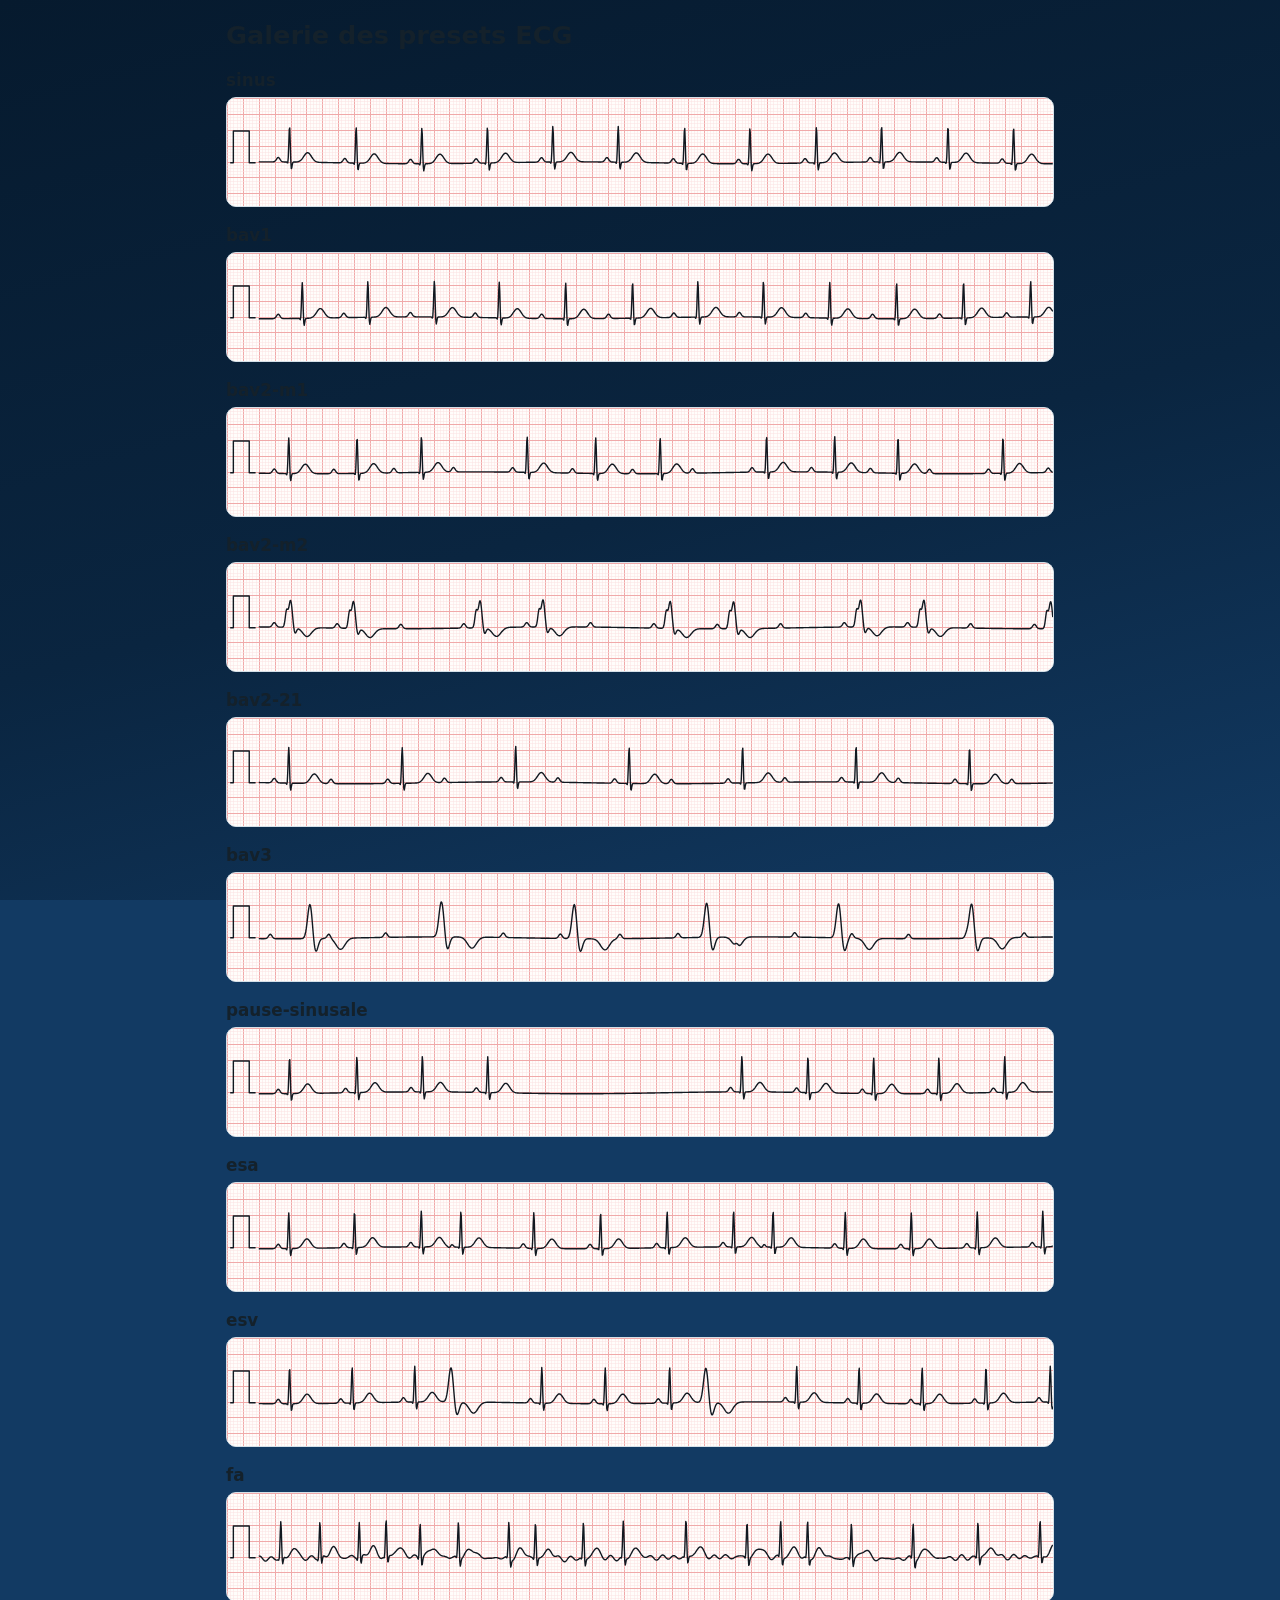
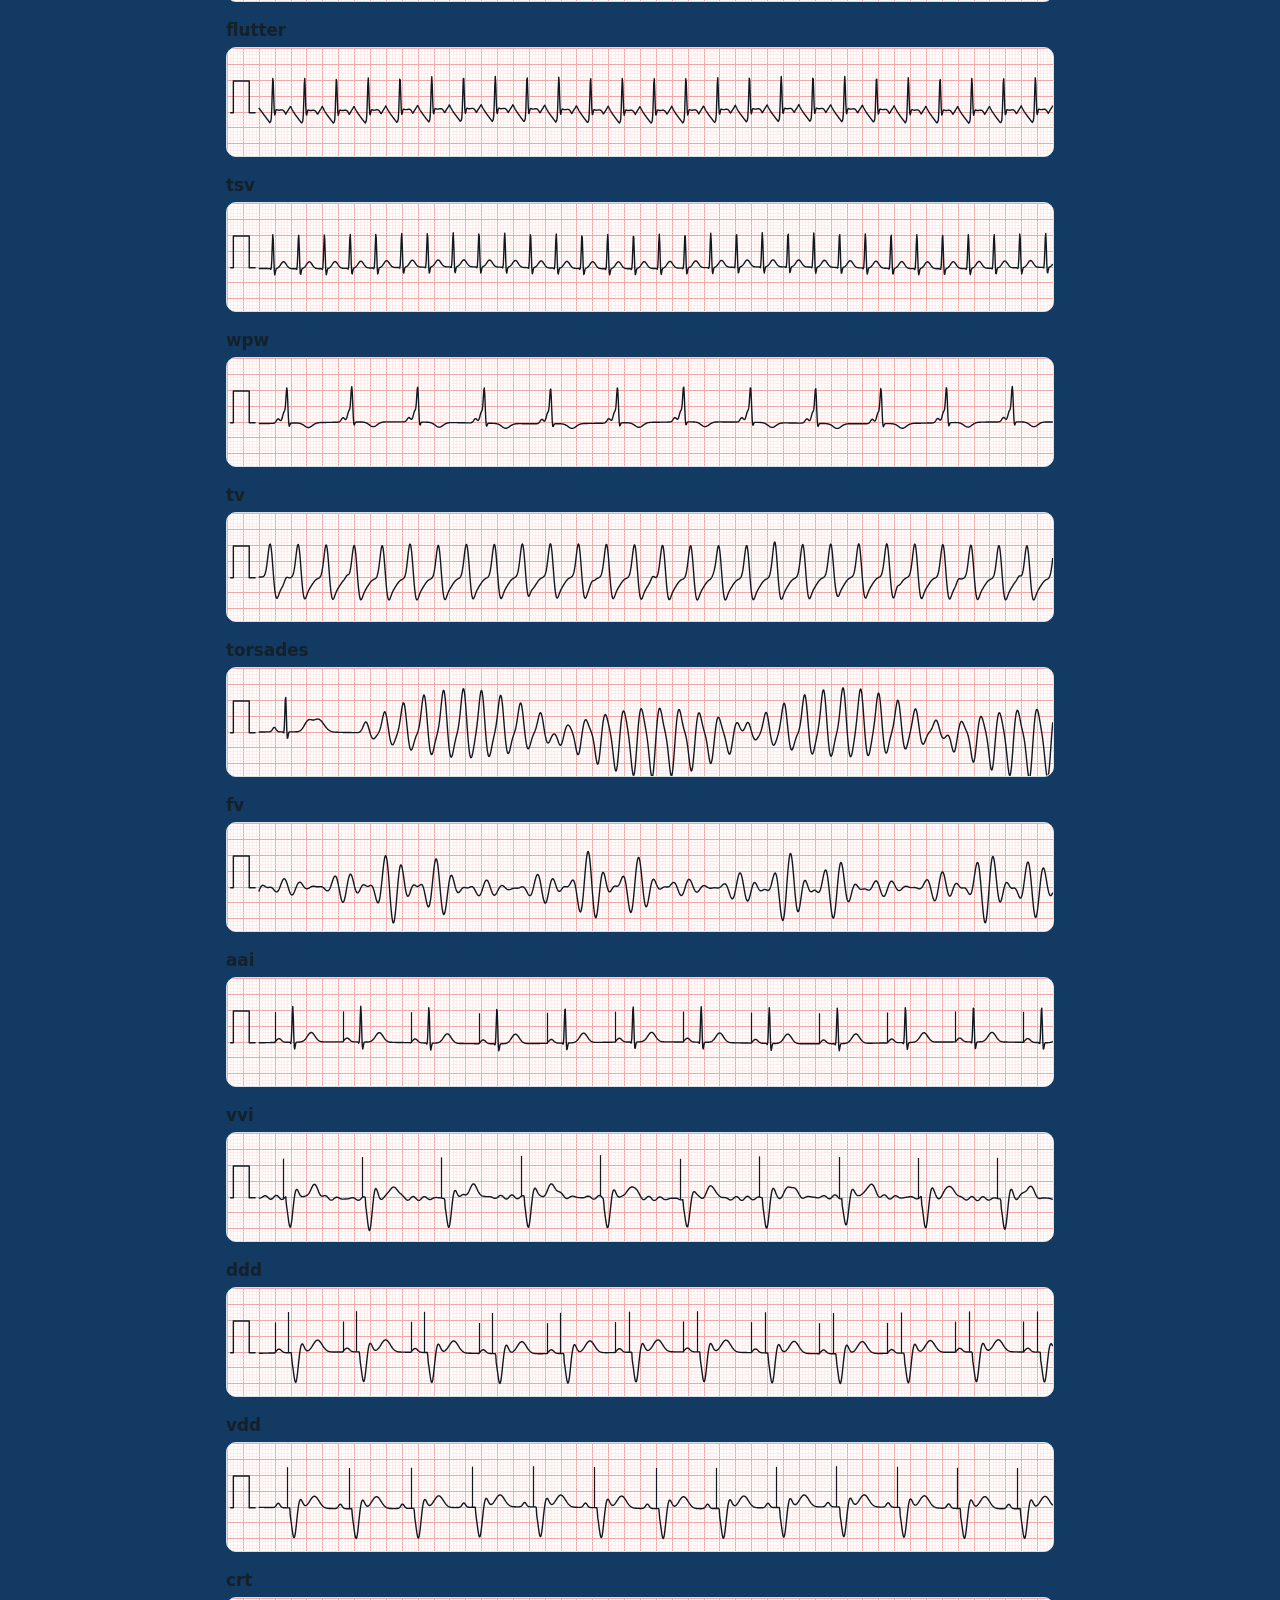
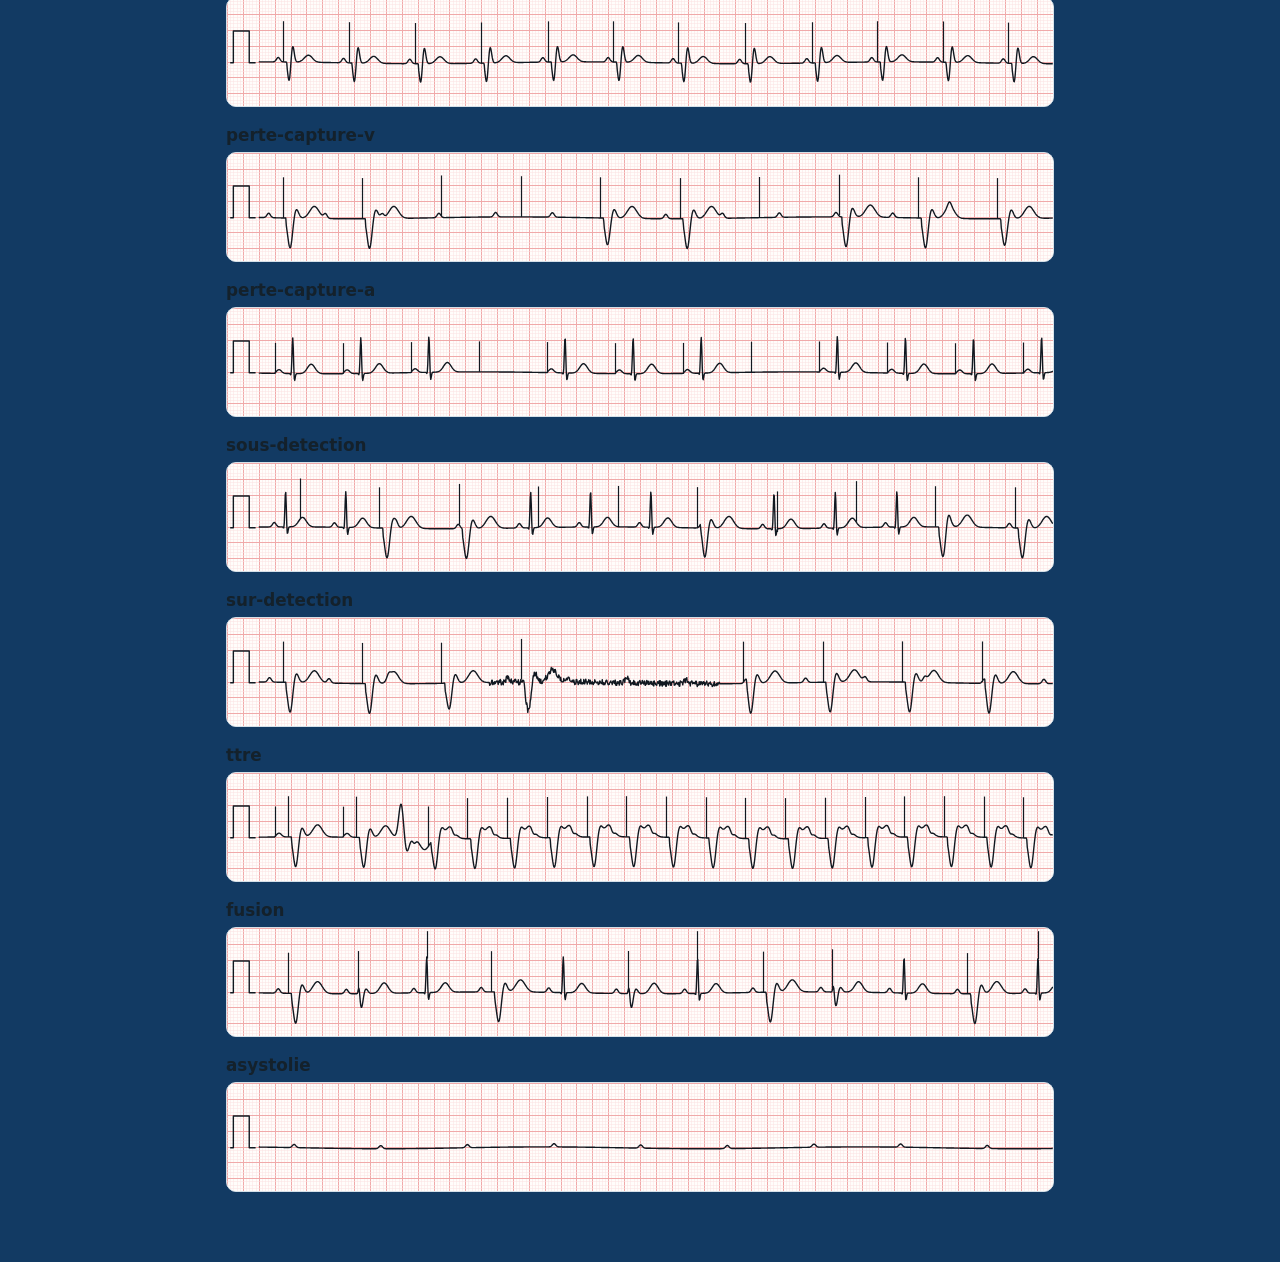
<file: tests/ecg-galerie.html>
<!doctype html>
<html lang="fr"><head><meta charset="utf-8"><meta name="viewport" content="width=device-width, initial-scale=1">
<title>Galerie ECG</title><link rel="stylesheet" href="../css/styles.css">
<style>h3{margin:18px 0 6px}</style></head>
<body><main id="g"><h1>Galerie des presets ECG</h1></main>
<script type="module">
import { dessinerECG, PRESETS } from '../js/ecg.js';
const g = document.getElementById('g');
for (const p of PRESETS) {
  const h = document.createElement('h3'); h.textContent = p; g.append(h);
  const d = document.createElement('div'); d.className = 'ecg-cadre'; const c = document.createElement('canvas'); d.append(c); g.append(d);
  dessinerECG(c, { preset: p }, 'galerie');
}
</script></body></html>
</file>
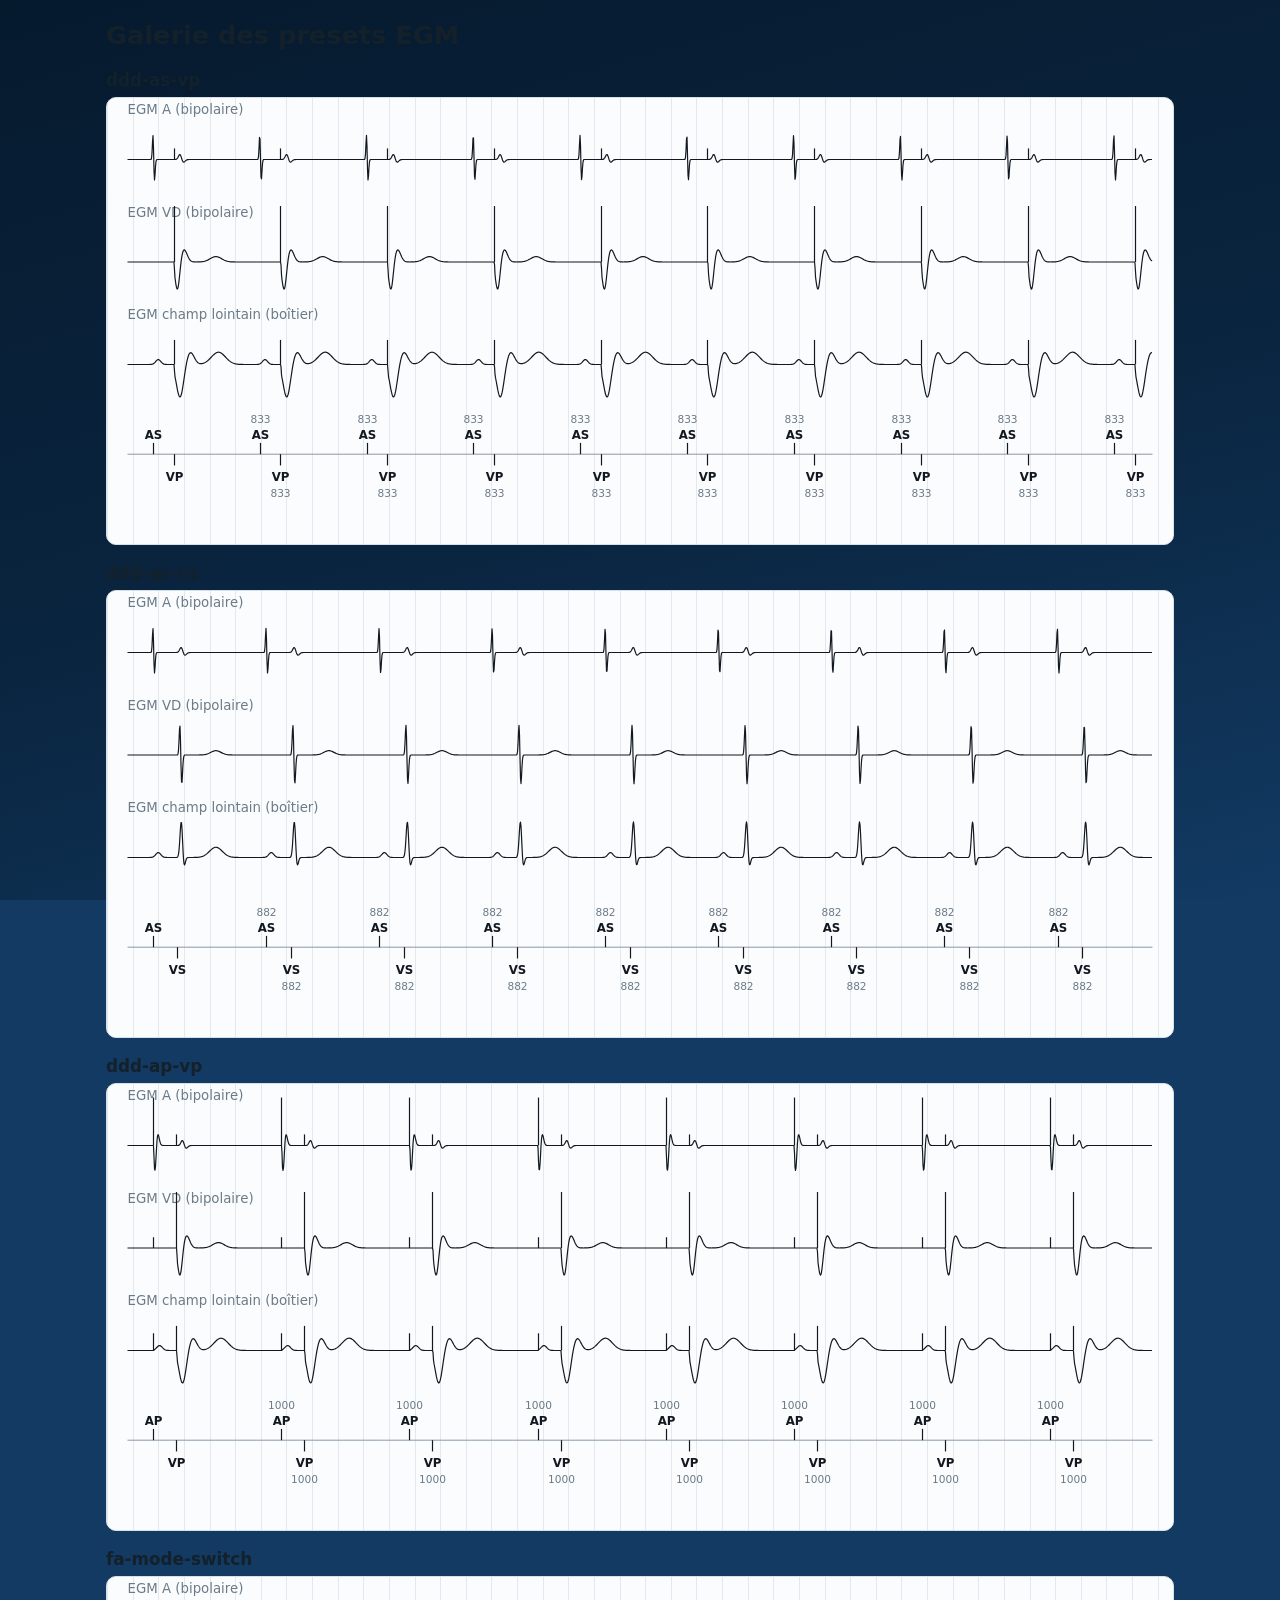
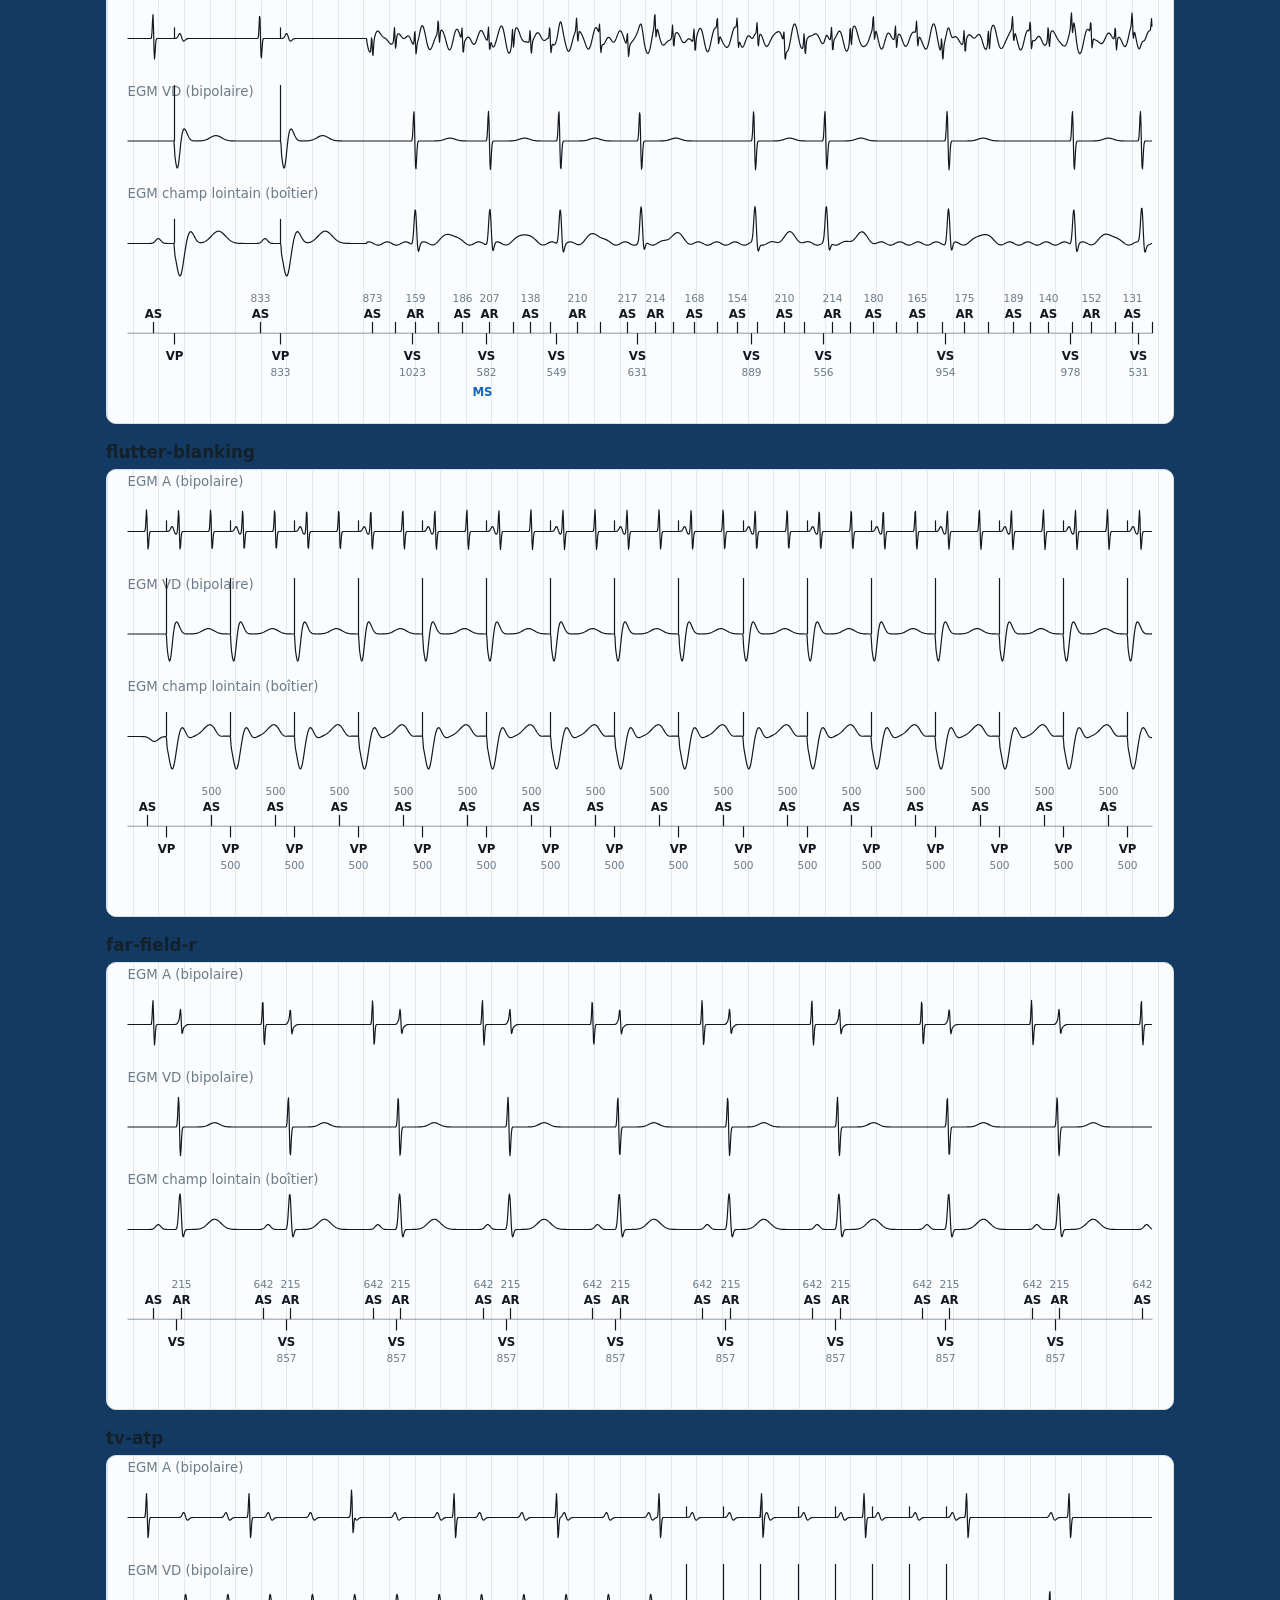
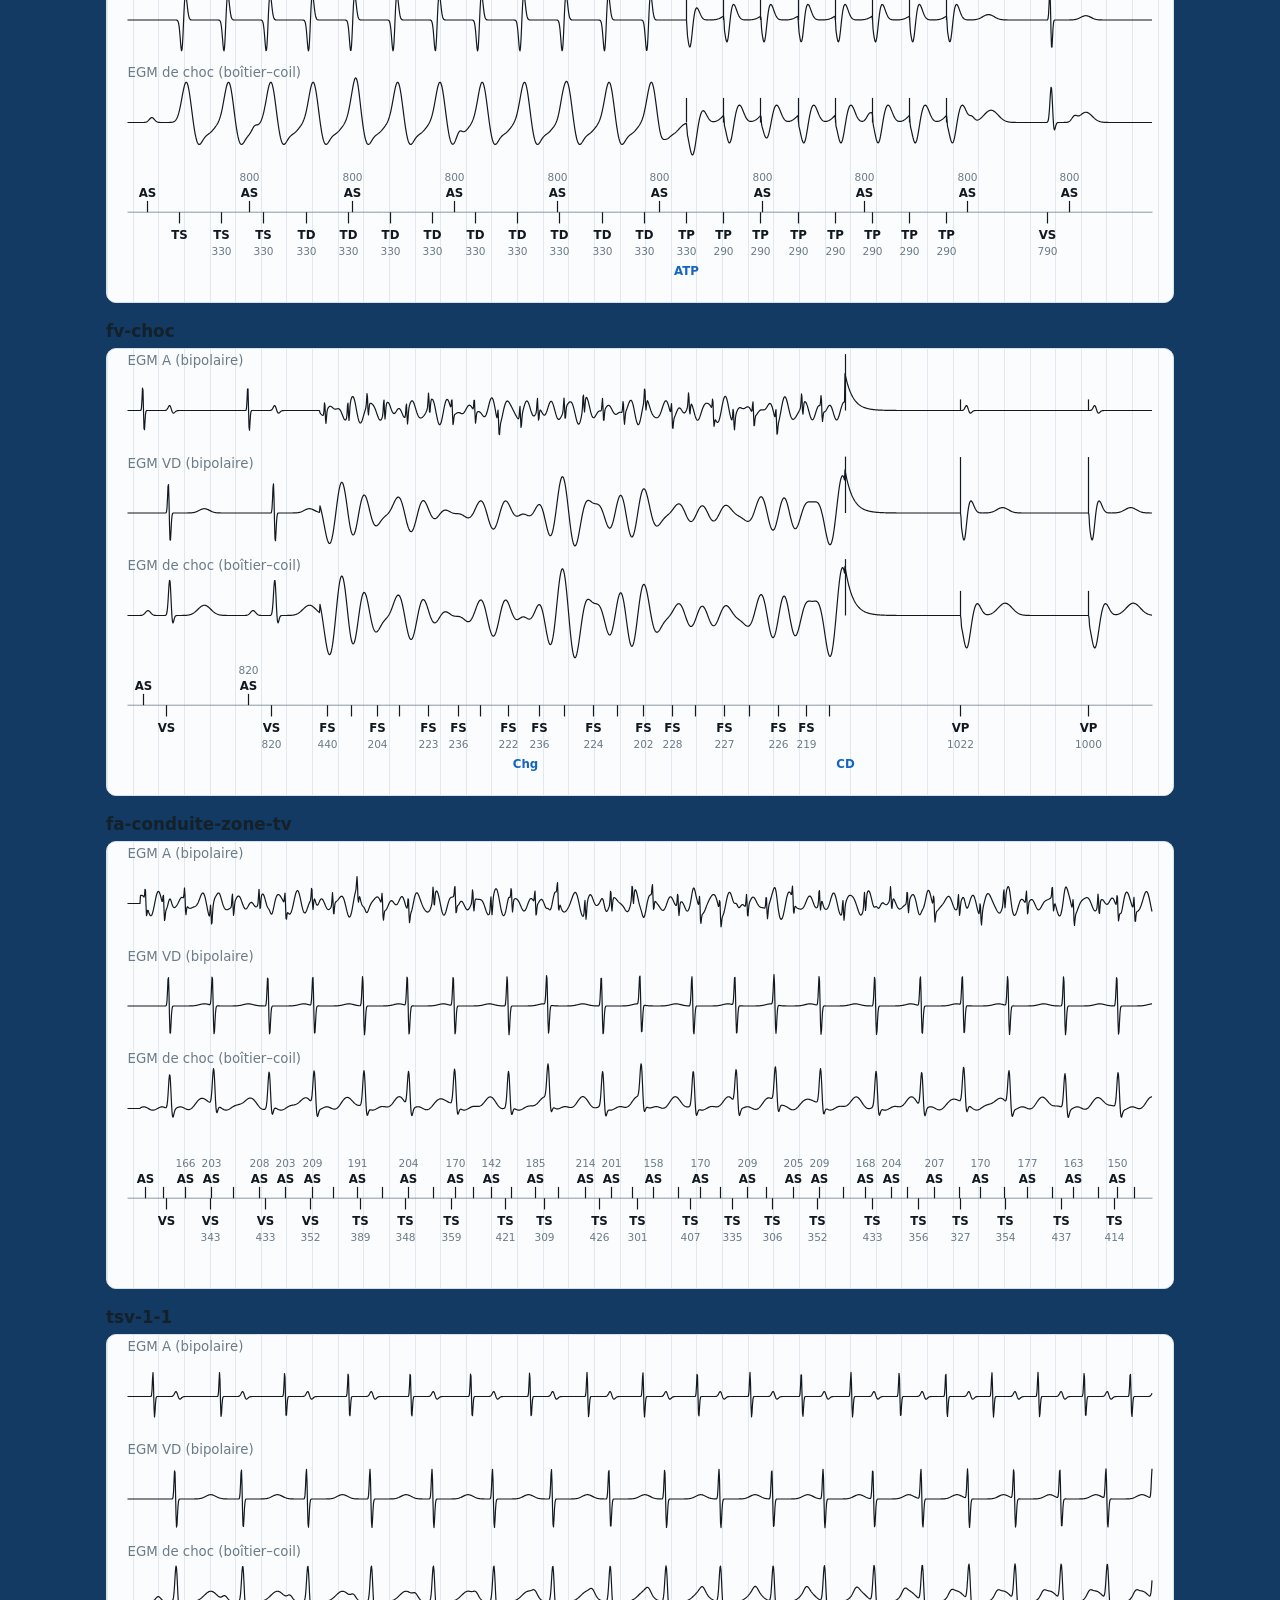
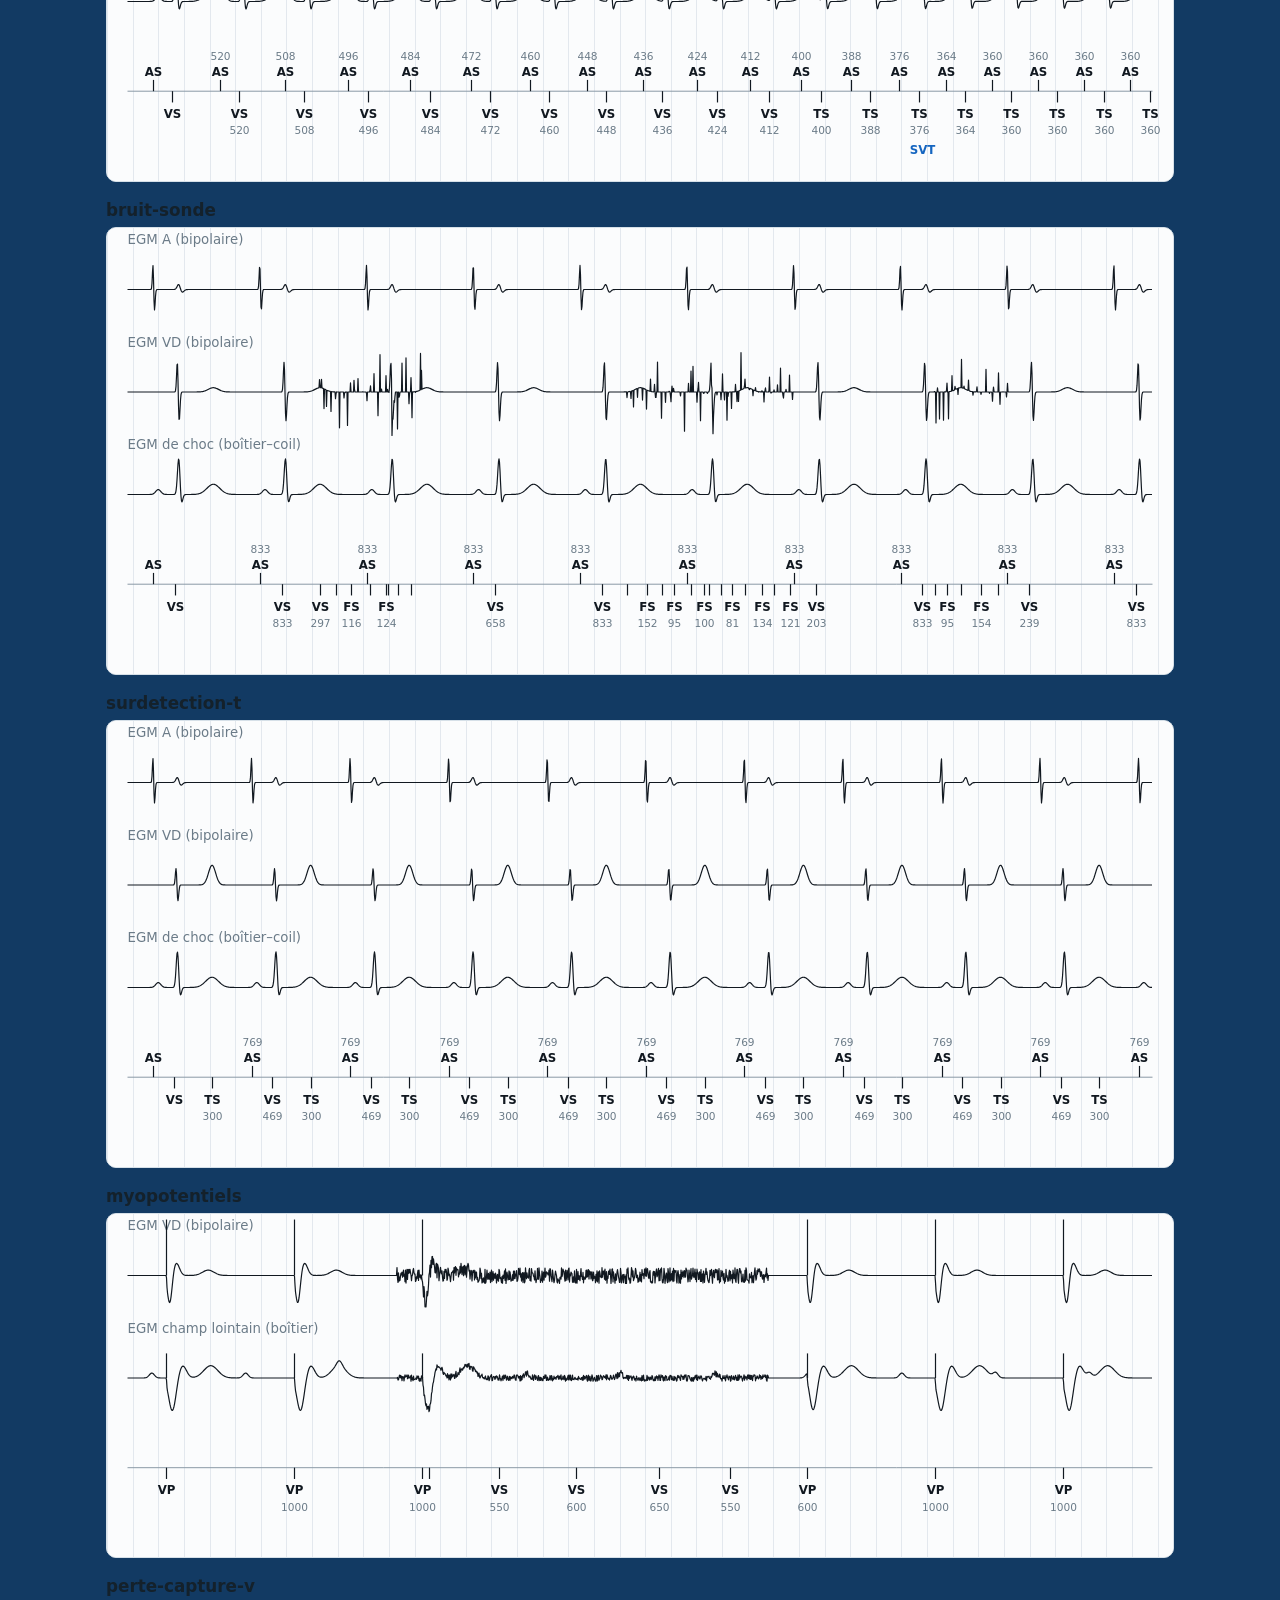
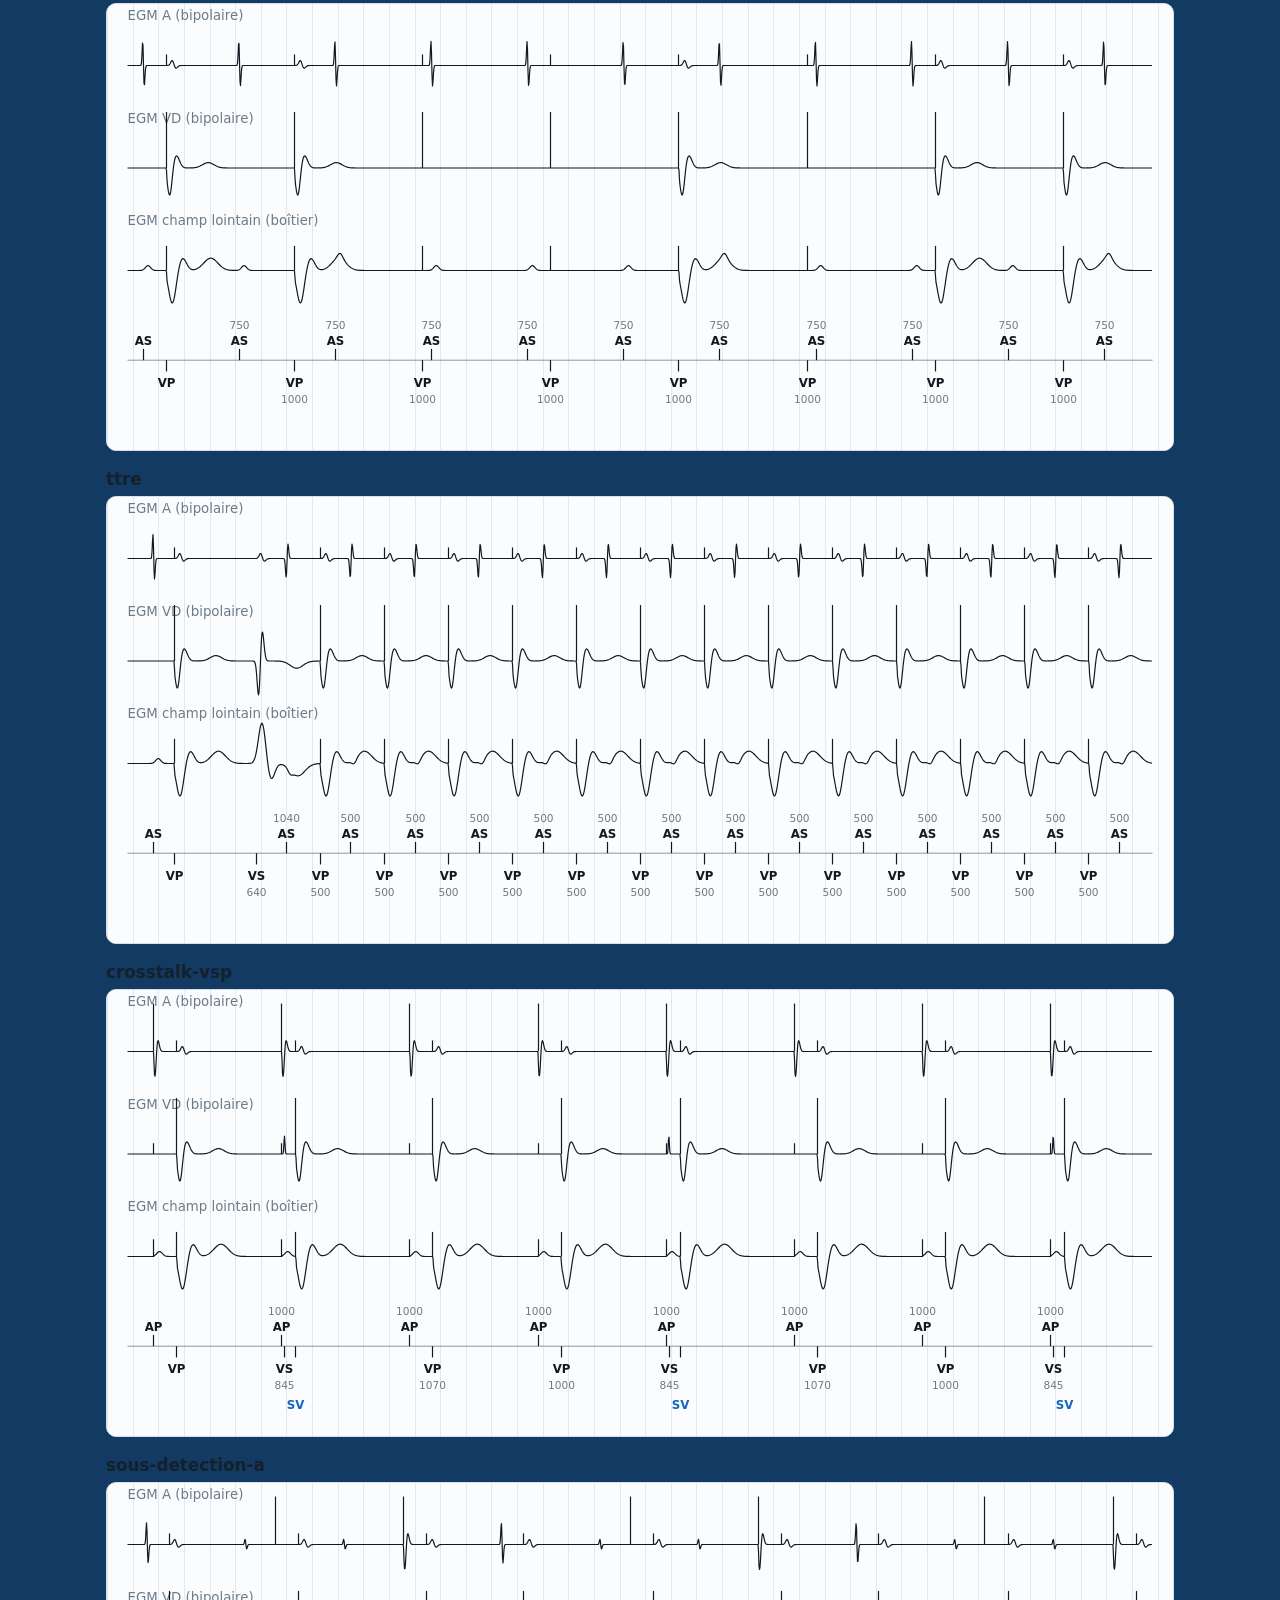
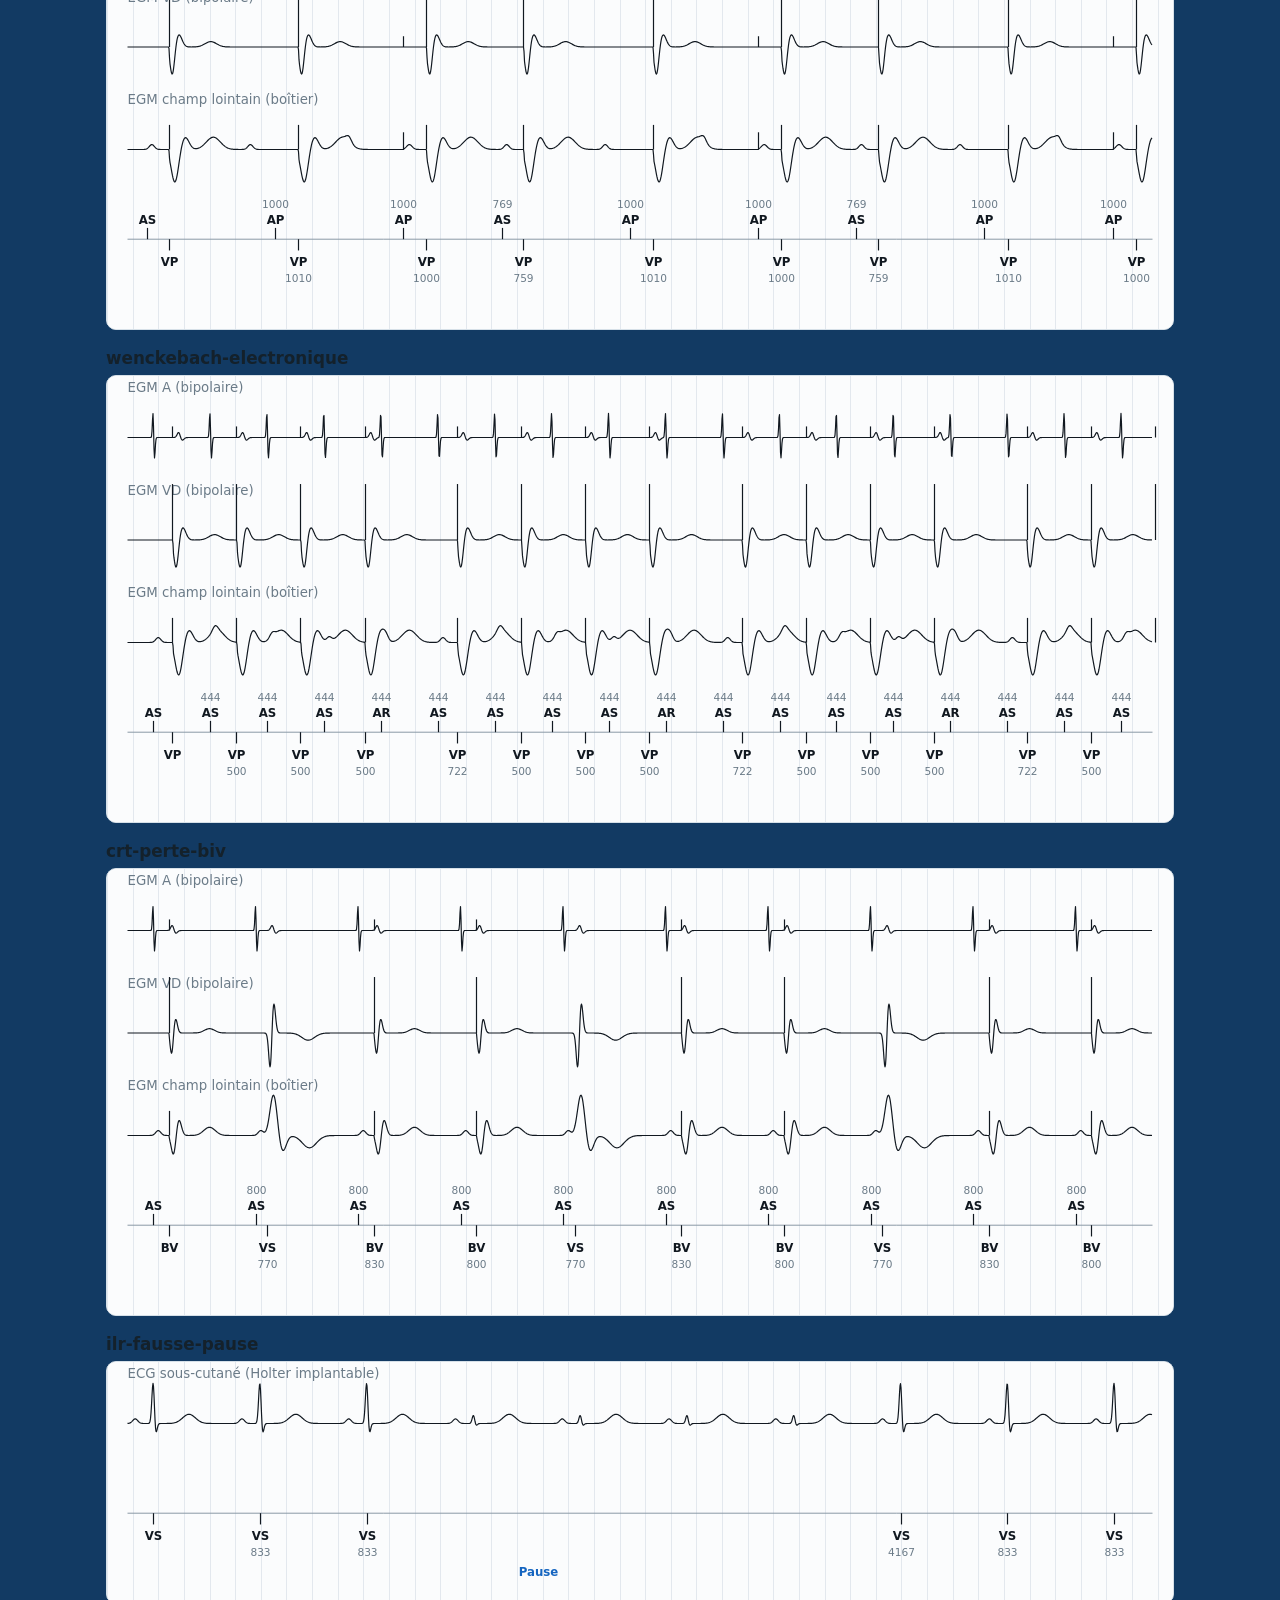
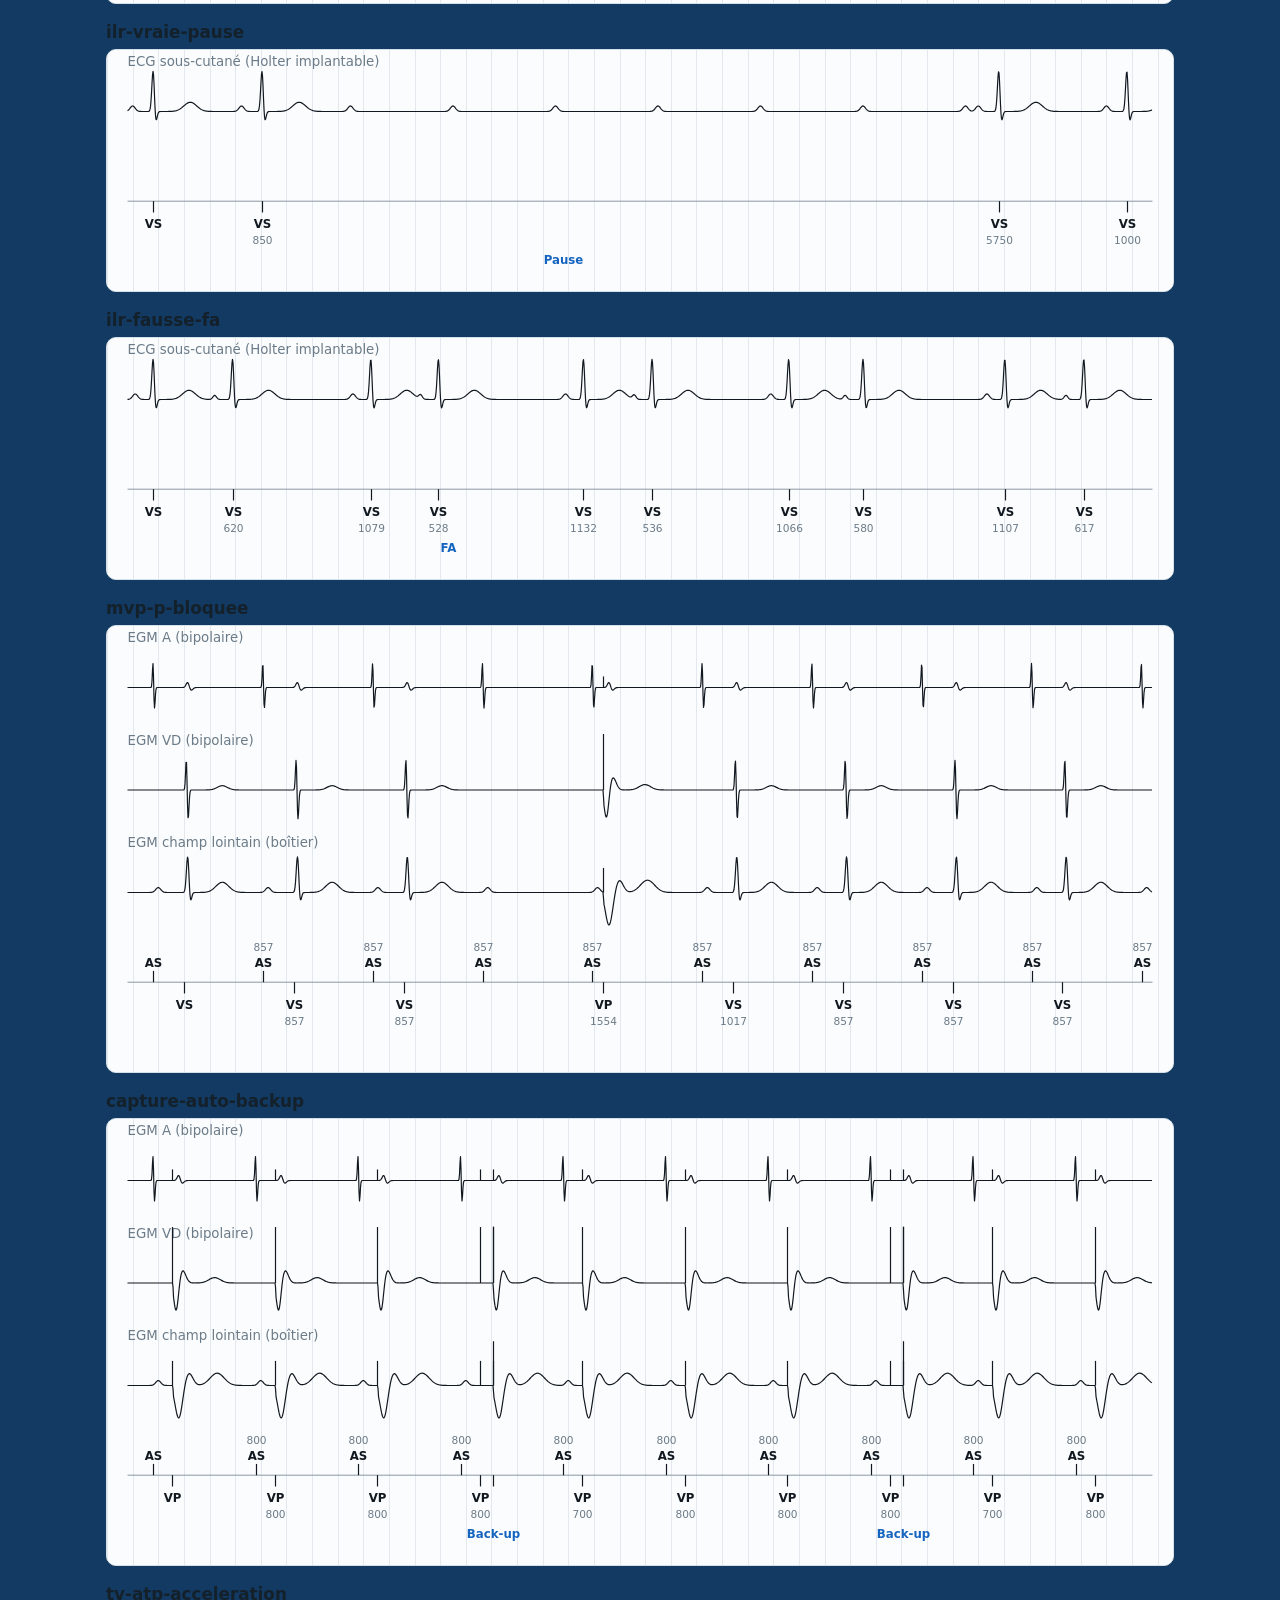
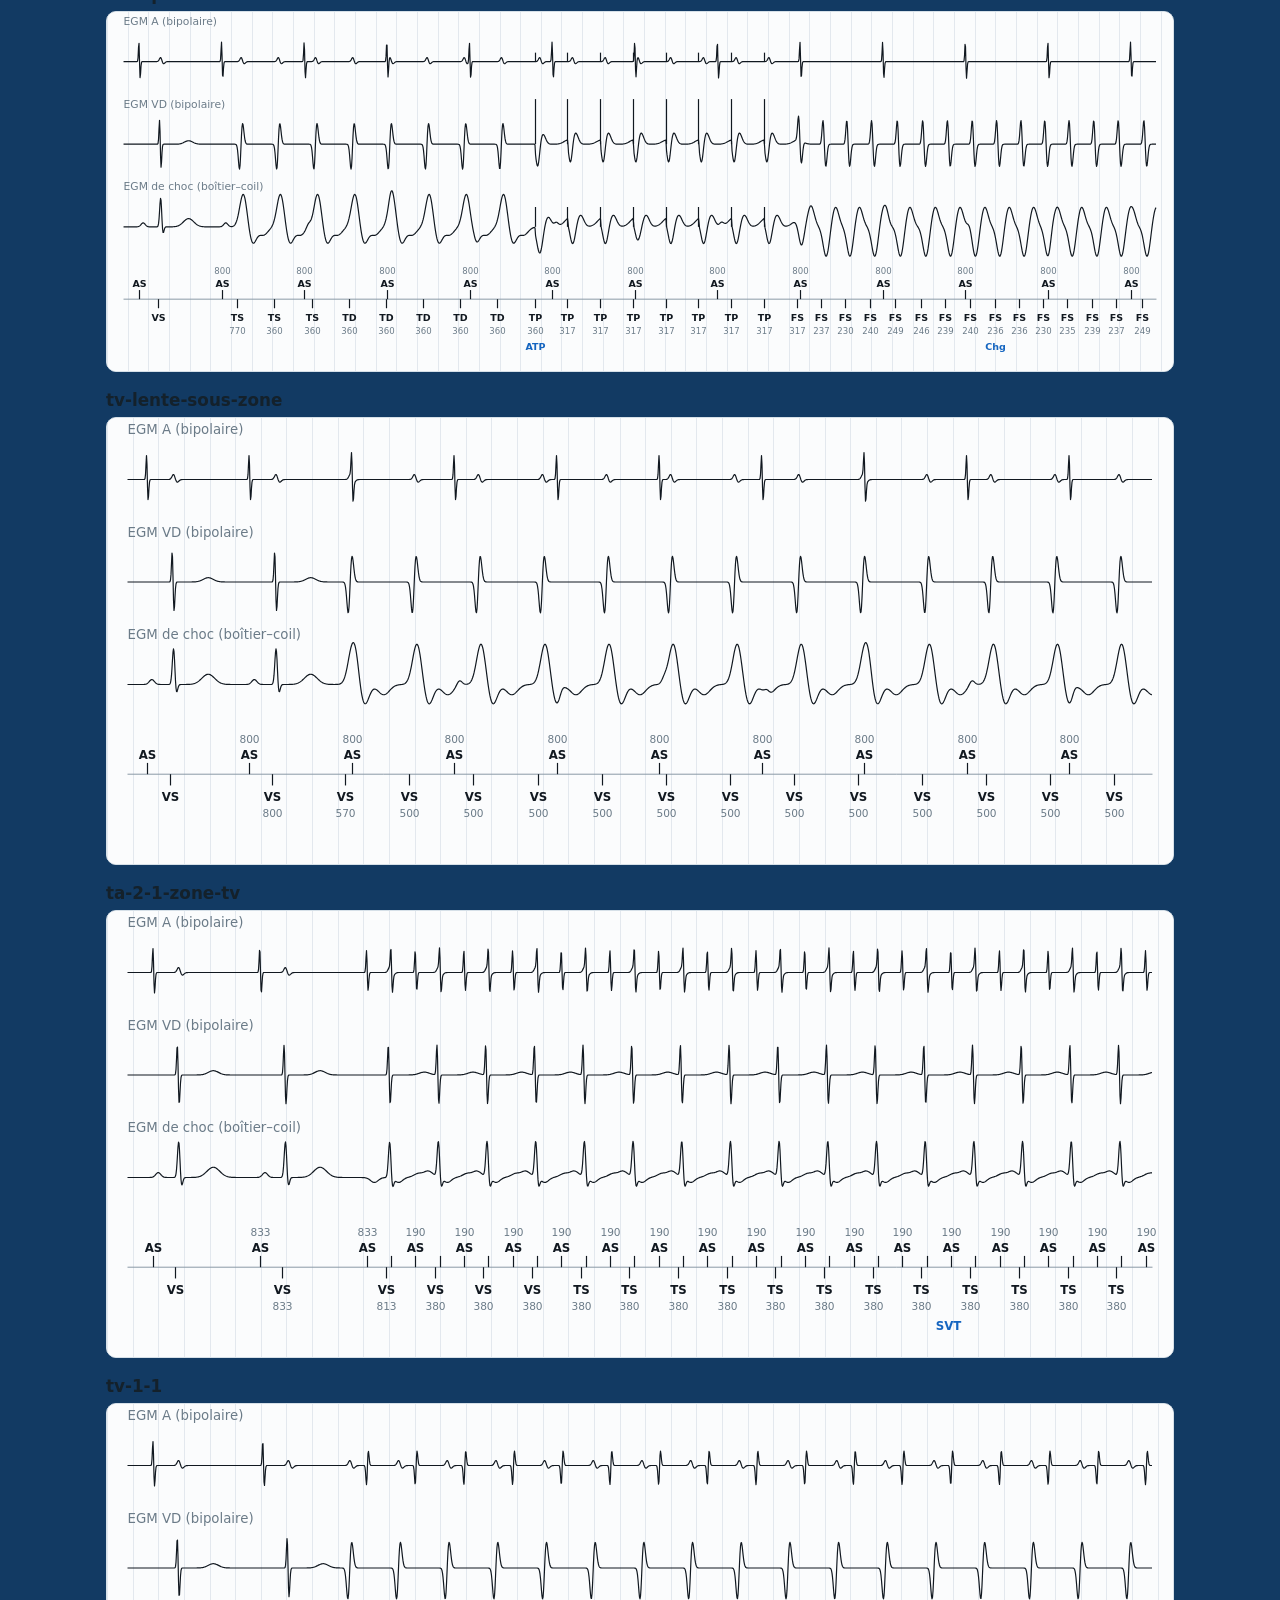
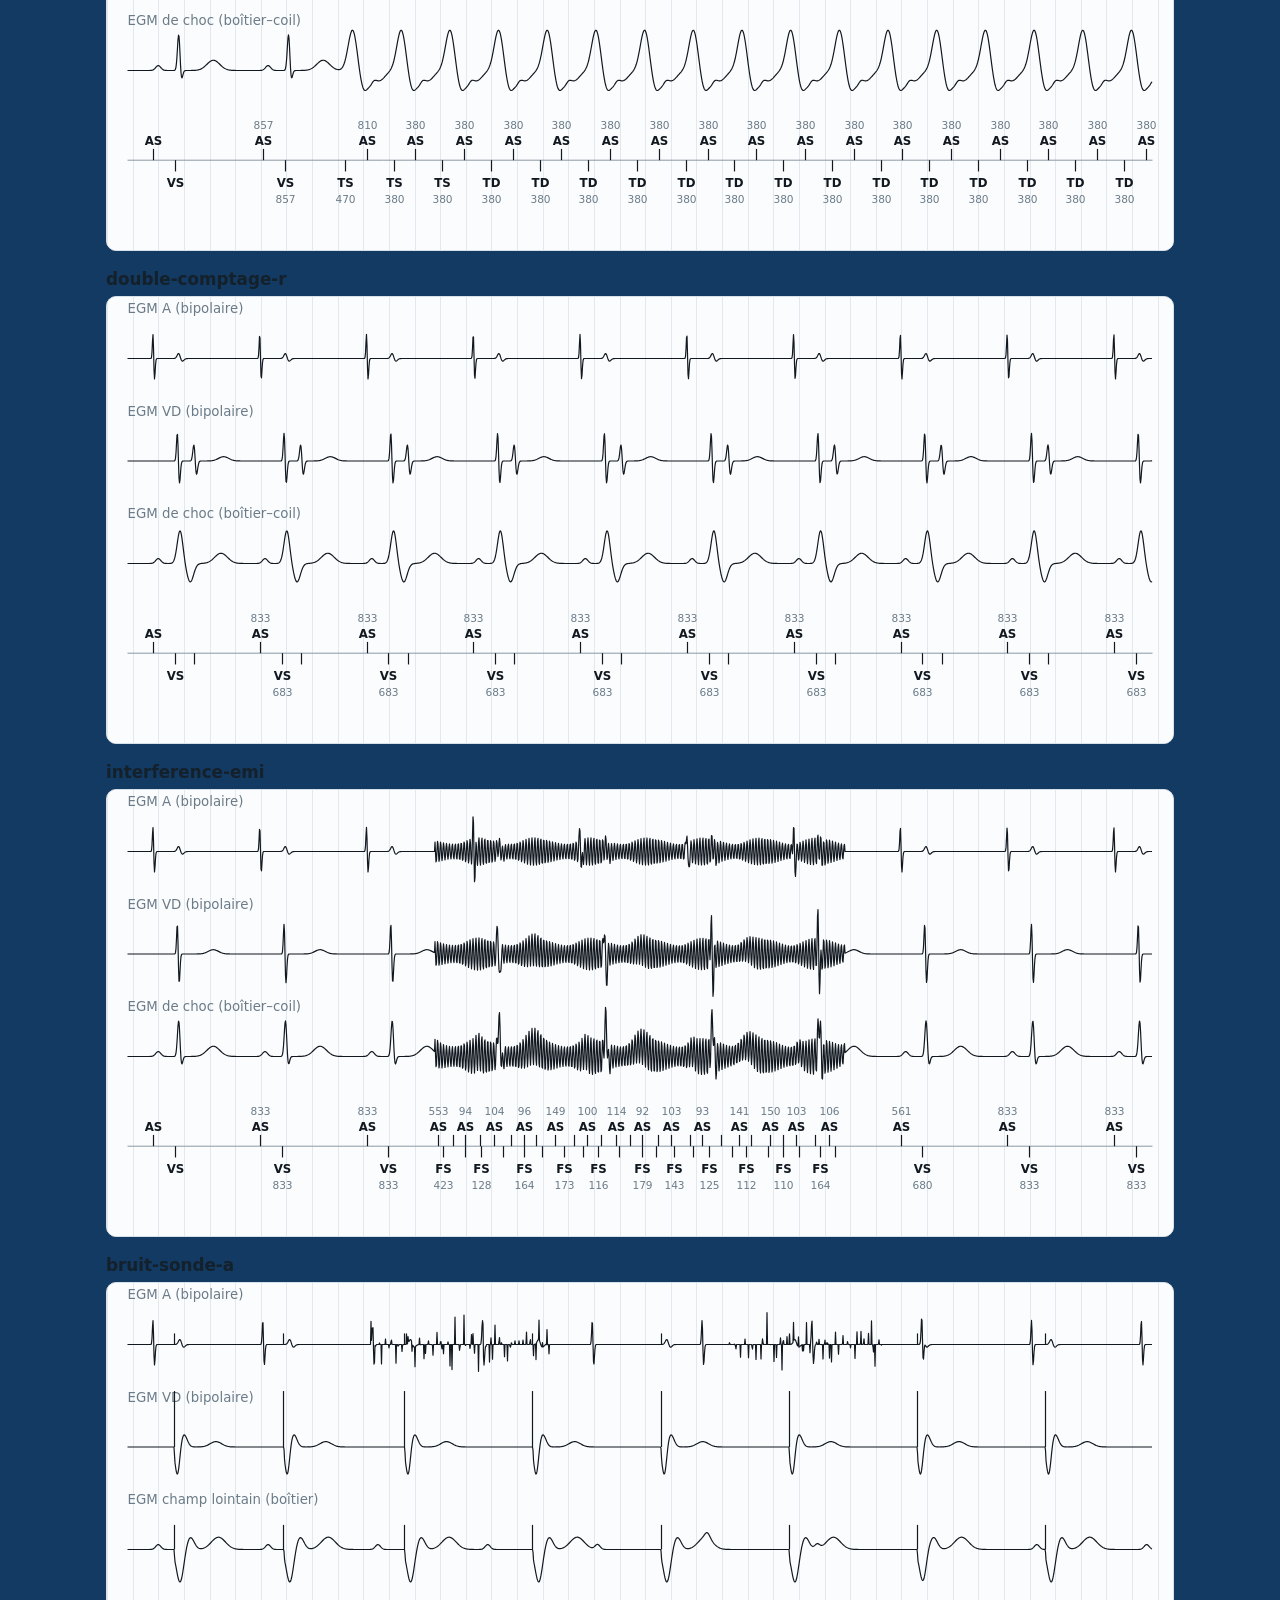
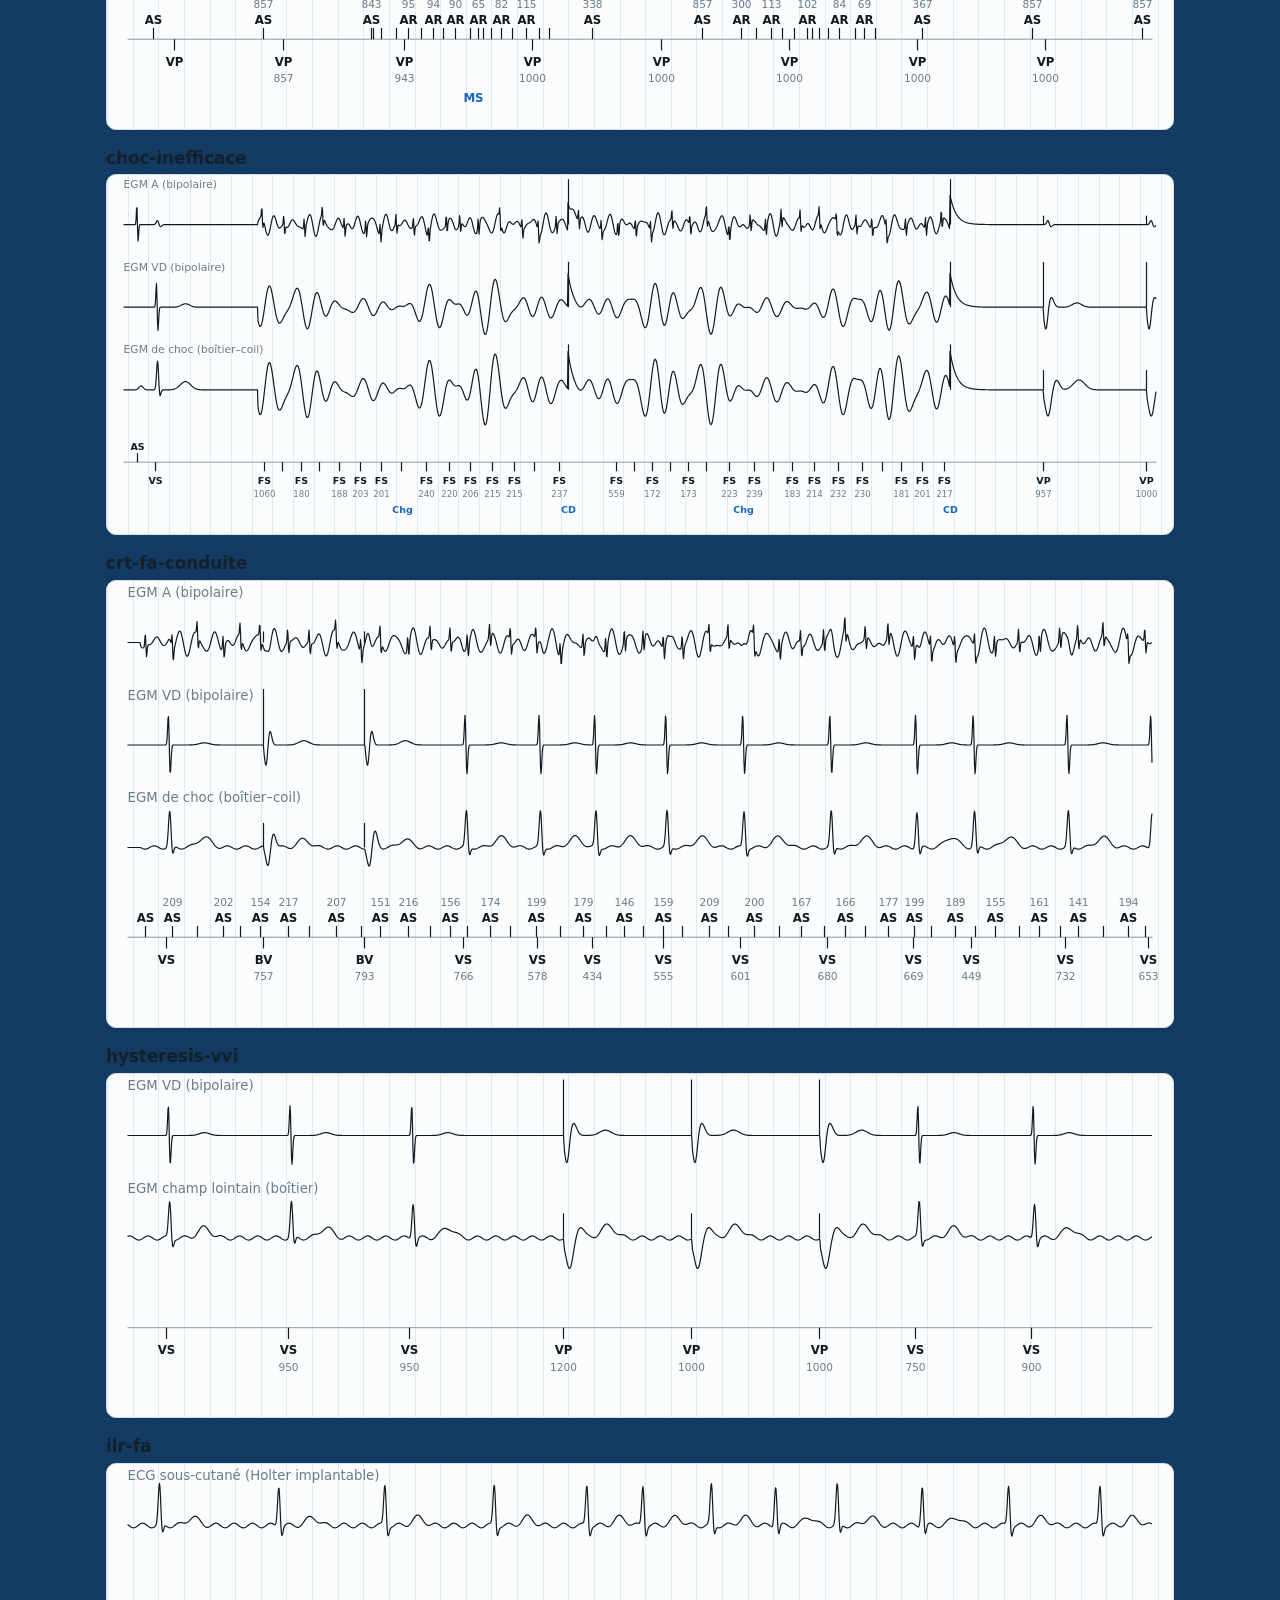
<file: tests/egm-galerie.html>
<!doctype html>
<html lang="fr"><head><meta charset="utf-8"><meta name="viewport" content="width=device-width, initial-scale=1">
<title>Galerie EGM</title><link rel="stylesheet" href="../css/styles.css">
<style>h3{margin:18px 0 6px}</style></head>
<body><main id="g" style="max-width:1100px"><h1>Galerie des presets EGM</h1></main>
<script type="module">
import { dessinerEGM, PRESETS_EGM } from '../js/egm.js';
const g = document.getElementById('g');
for (const p of PRESETS_EGM) {
  const h = document.createElement('h3'); h.textContent = p; g.append(h);
  const d = document.createElement('div'); d.className = 'ecg-cadre'; const c = document.createElement('canvas'); d.append(c); g.append(d);
  dessinerEGM(c, { preset: p }, 'galerie');
}
</script></body></html>
</file>
<file: css/styles.css>
:root {
  --bg: #f4f7fa;
  --surface: #ffffff;
  --surface-2: #eef3f7;
  --texte: #14212b;
  --texte-2: #4d5f6d;
  --bord: #d6e0e8;
  --primaire: #0A2540;
  --primaire-2: #1565C0;
  --accent: #d6364c;
  --ok: #1d8a4e;
  --ok-fond: #e5f5ec;
  --ko: #c0392b;
  --ko-fond: #fdecea;
  --info-fond: #eaf3fb;
  --ecg-bg: #fffdfb;
  --ecg-grid: #f0a9a9;
  --ecg-grid-fine: #fae0e0;
  --ecg-trace: #111820;
  --egm-bg: #fbfcfd;
  --egm-grid: #e3e8ee;
  --rayon: 14px;
  --ombre: 0 1px 2px rgba(15, 40, 60, .06), 0 4px 16px rgba(15, 40, 60, .06);
  color-scheme: light;
}
@media (prefers-color-scheme: dark) {
  :root:not([data-theme="light"]) {
    --bg: #0d151c; --surface: #15212b; --surface-2: #1c2b37; --texte: #e6eef4; --texte-2: #9fb2c1;
    --bord: #2a3d4c; --primaire: #7cc0ec; --primaire-2: #5aaee6; --accent: #ff6b7f;
    --ok: #4cc27f; --ok-fond: #143324; --ko: #ff7a6b; --ko-fond: #3a1a17; --info-fond: #172c3c;
    --ecg-bg: #fdfaf6; color-scheme: dark;
  }
}
:root[data-theme="dark"] {
  --bg: #0d151c; --surface: #15212b; --surface-2: #1c2b37; --texte: #e6eef4; --texte-2: #9fb2c1;
  --bord: #2a3d4c; --primaire: #7cc0ec; --primaire-2: #5aaee6; --accent: #ff6b7f;
  --ok: #4cc27f; --ok-fond: #143324; --ko: #ff7a6b; --ko-fond: #3a1a17; --info-fond: #172c3c;
  --ecg-bg: #fdfaf6; color-scheme: dark;
}

* { box-sizing: border-box; }
html { -webkit-text-size-adjust: 100%; }
body {
  margin: 0; background: var(--bg); color: var(--texte);
  font: 16px/1.55 system-ui, -apple-system, "Segoe UI", Roboto, "Helvetica Neue", Arial, sans-serif;
  padding-bottom: calc(24px + env(safe-area-inset-bottom));
}
button, input, select, textarea { font: inherit; color: inherit; }
button { cursor: pointer; }
a { color: var(--primaire-2); }
h1, h2, h3 { line-height: 1.25; margin: 0 0 .5em; }
h1 { font-size: 1.6rem; }
h2 { font-size: 1.25rem; }
h3 { font-size: 1.05rem; }

/* ---------- Barre ---------- */
.barre {
  position: sticky; top: 0; z-index: 10; display: flex; align-items: center; gap: 16px;
  padding: 10px 16px; padding-top: calc(10px + env(safe-area-inset-top));
  background: var(--surface); border-bottom: 1px solid var(--bord);
}
.logo { display: flex; align-items: center; gap: 8px; border: 0; background: none; color: var(--primaire); font-weight: 700; font-size: 1.1rem; padding: 0; }
.logo svg { width: 30px; height: 30px; color: var(--accent); }
.onglets { margin-left: auto; display: none; gap: 4px; }
.onglets button { border: 0; background: none; padding: 8px 12px; border-radius: 10px; color: var(--texte-2); font-weight: 600; }
.onglets button.actif { background: var(--info-fond); color: var(--primaire); }

main { max-width: 860px; margin: 0 auto; padding: 20px 16px 32px; outline: none; }
.chargement { text-align: center; color: var(--texte-2); margin-top: 20vh; }

/* ---------- Cartes & boutons ---------- */
.carte { background: var(--surface); border: 1px solid var(--bord); border-radius: var(--rayon); padding: 18px; box-shadow: var(--ombre); margin-bottom: 16px; }
.grille { display: grid; gap: 12px; grid-template-columns: repeat(auto-fit, minmax(170px, 1fr)); }
.btn {
  display: inline-flex; align-items: center; justify-content: center; gap: 8px;
  border: 1px solid var(--bord); background: var(--surface); padding: 11px 18px; border-radius: 12px; font-weight: 600;
  min-height: 44px; text-decoration: none; color: var(--texte);
}
.btn:hover { border-color: var(--primaire-2); }
.btn-primaire { background: var(--primaire); border-color: var(--primaire); color: #fff; }
:root[data-theme="dark"] .btn-primaire { color: #0d151c; }
@media (prefers-color-scheme: dark) { :root:not([data-theme="light"]) .btn-primaire { color: #0d151c; } }
.btn-primaire:hover { filter: brightness(1.08); }
.btn:disabled { opacity: .45; cursor: not-allowed; }
.btn-bloc { width: 100%; }
.actions { display: flex; flex-wrap: wrap; gap: 10px; margin-top: 16px; }


.hero { background: linear-gradient(135deg, #0f3d5c, #1d6fa5); color: #fff; border: 0; }
.hero h1 { color: #fff; }
.hero p { margin: 0; opacity: .9; }
.hero .stats { display: flex; flex-wrap: wrap; gap: 18px; margin-top: 14px; }
.hero .stats div { display: flex; flex-direction: column; }
.hero .stats b { font-size: 1.5rem; }
.hero .stats span { font-size: .8rem; opacity: .85; }

/* ---------- Formulaires ---------- */
fieldset { border: 0; padding: 0; margin: 0 0 18px; }
legend { font-weight: 700; margin-bottom: 8px; }
.puces { display: flex; flex-wrap: wrap; gap: 8px; }
.puce { position: relative; }
.puce input { position: absolute; opacity: 0; inset: 0; margin: 0; cursor: pointer; }
.puce > span {
  display: inline-flex; align-items: center; gap: 6px; padding: 8px 14px; border-radius: 999px; border: 1px solid var(--bord);
  background: var(--surface); font-weight: 600; font-size: .92rem; min-height: 40px;
}
.puce input:checked + span { background: var(--primaire); border-color: var(--primaire); color: #fff; }
:root[data-theme="dark"] .puce input:checked + span { color: #0d151c; }
@media (prefers-color-scheme: dark) { :root:not([data-theme="light"]) .puce input:checked + span { color: #0d151c; } }
.puce input:focus-visible + span { outline: 3px solid var(--primaire-2); outline-offset: 2px; }
.puce .n { font-weight: 400; opacity: .75; font-size: .8rem; }
.plage { display: flex; align-items: center; gap: 10px; flex-wrap: wrap; }
.plage select { padding: 8px 10px; border-radius: 10px; border: 1px solid var(--bord); background: var(--surface); min-height: 40px; }
.note { color: var(--texte-2); font-size: .9rem; }
.compteur { font-weight: 700; color: var(--primaire); }

/* ---------- Quiz ---------- */
.quiz-tete { display: flex; align-items: center; gap: 10px; margin-bottom: 10px; }
.progress { flex: 1; height: 8px; background: var(--surface-2); border-radius: 99px; overflow: hidden; }
.progress i { display: block; height: 100%; background: var(--primaire-2); transition: width .3s; }
.quitter { border: 0; background: none; color: var(--texte-2); font-weight: 600; padding: 6px; }
.badges { display: flex; flex-wrap: wrap; gap: 6px; margin-bottom: 10px; }
.badge { font-size: .75rem; font-weight: 700; padding: 3px 9px; border-radius: 99px; background: var(--surface-2); color: var(--texte-2); }
.badge.theme-ecg { background: #fde8eb; color: #a0243a; }
.badge.theme-programmation { background: #e6f0fb; color: #1b5a8c; }
.badge.theme-telecardio { background: #e8f6ef; color: #1e6b45; }
.badge.theme-electrophysio { background: #f1ebfb; color: #5b3a93; }
.diff { display: inline-flex; gap: 2px; align-items: center; }
.diff i { width: 6px; height: 12px; border-radius: 2px; background: var(--bord); display: inline-block; }
.diff i.on { background: var(--accent); }
.diff.facile i.on { background: #22a35a; }
.diff.moyen i.on { background: #e8b100; }
.diff.difficile i.on { background: #d93636; }
.enonce { font-size: 1.08rem; font-weight: 600; margin: 4px 0 14px; white-space: pre-line; }
.ecg-cadre { margin: 0 0 14px; border: 1px solid var(--bord); border-radius: 10px; overflow-x: auto; background: var(--ecg-bg); }
.ecg-cadre canvas { display: block; }
.ecg-legende { font-size: .8rem; color: var(--texte-2); margin: -8px 0 14px; }
.options { display: flex; flex-direction: column; gap: 10px; }
.option {
  display: flex; gap: 12px; align-items: flex-start; text-align: left; width: 100%;
  border: 2px solid var(--bord); background: var(--surface); padding: 12px 14px; border-radius: 12px; min-height: 48px;
}
.option .lettre {
  flex: none; width: 28px; height: 28px; border-radius: 8px; display: grid; place-items: center; font-weight: 700;
  background: var(--surface-2); font-size: .9rem;
}
.option.choisi { border-color: var(--primaire-2); background: var(--info-fond); }
.option.choisi .lettre { background: var(--primaire-2); color: #fff; }
.option.juste { border-color: var(--ok); background: var(--ok-fond); }
.option.juste .lettre { background: var(--ok); color: #fff; }
.option.faux { border-color: var(--ko); background: var(--ko-fond); }
.option.faux .lettre { background: var(--ko); color: #fff; }
.option:disabled { cursor: default; color: var(--texte); }
.consigne { font-size: .85rem; color: var(--texte-2); margin-bottom: 8px; }
textarea { width: 100%; min-height: 110px; padding: 12px; border-radius: 12px; border: 2px solid var(--bord); background: var(--surface); resize: vertical; }

.retour { border-radius: var(--rayon); padding: 16px 18px; margin-top: 16px; border: 1px solid var(--bord); background: var(--surface); }
.retour.ok { border-left: 6px solid var(--ok); }
.retour.ko { border-left: 6px solid var(--ko); }
.retour.neutre { border-left: 6px solid var(--primaire-2); }
.verdict { font-weight: 800; font-size: 1.1rem; margin-bottom: 6px; }
.retour.ok .verdict { color: var(--ok); }
.retour.ko .verdict { color: var(--ko); }
.explication p { margin: 0 0 .7em; }
.retenir { background: var(--info-fond); border-radius: 10px; padding: 10px 12px; margin: 10px 0; }
.retenir b { color: var(--primaire); }
.rappel-cours { border: 1px solid var(--bord); border-radius: 10px; padding: 10px 12px; margin: 10px 0; background: var(--surface-2); }
.rappel-cours > b { display: block; color: var(--primaire); margin-bottom: 4px; }
.rappel-cours p { margin: 6px 0; }
.sources { font-size: .85rem; color: var(--texte-2); margin-top: 8px; }
.sources ul { margin: 4px 0 0; padding-left: 18px; }
.modele { background: var(--surface-2); border-radius: 10px; padding: 10px 12px; margin: 8px 0; white-space: pre-line; }
.auto-eval { display: grid; grid-template-columns: repeat(3, 1fr); gap: 8px; margin-top: 10px; }
.auto-eval .btn { padding: 10px 6px; font-size: .9rem; }

/* ---------- Résultats & progression ---------- */
.score-rond {
  width: 140px; height: 140px; border-radius: 50%; margin: 6px auto 14px; display: grid; place-items: center;
  background: conic-gradient(var(--ok) calc(var(--p) * 1%), var(--surface-2) 0);
}
.score-rond div { width: 112px; height: 112px; border-radius: 50%; background: var(--surface); display: grid; place-items: center; font-size: 1.8rem; font-weight: 800; }
.centre { text-align: center; }
.barres { display: flex; flex-direction: column; gap: 10px; }
.barre-ligne { display: grid; grid-template-columns: minmax(110px, 30%) 1fr 64px; gap: 10px; align-items: center; font-size: .92rem; }
.barre-ligne .piste { height: 10px; border-radius: 99px; background: var(--surface-2); overflow: hidden; }
.barre-ligne .piste i { display: block; height: 100%; background: var(--primaire-2); }
.barre-ligne .val { text-align: right; font-variant-numeric: tabular-nums; color: var(--texte-2); }
.liste-erreurs { list-style: none; padding: 0; margin: 0; }
.liste-erreurs li { border-top: 1px solid var(--bord); padding: 10px 0; }
.liste-erreurs details summary { cursor: pointer; font-weight: 600; }
.vide { color: var(--texte-2); font-style: italic; }
.sources-liste li { margin-bottom: 6px; font-size: .92rem; }
.avert { background: #fff6e0; color: #6b4d00; border-radius: 12px; padding: 12px 14px; font-size: .9rem; }
:root[data-theme="dark"] .avert { background: #3a2f10; color: #f3dc9b; }
@media (prefers-color-scheme: dark) { :root:not([data-theme="light"]) .avert { background: #3a2f10; color: #f3dc9b; } }
.ligne-reglage { display: flex; justify-content: space-between; align-items: center; gap: 12px; flex-wrap: wrap; }
.toast { position: fixed; left: 50%; bottom: calc(80px + env(safe-area-inset-bottom)); transform: translateX(-50%); background: var(--primaire); color: #fff; padding: 10px 16px; border-radius: 10px; z-index: 20; }

@media (max-width: 480px) {
  h1 { font-size: 1.35rem; }
  .carte { padding: 14px; }
  .barre-ligne { grid-template-columns: 1fr 64px; }
  .barre-ligne .piste { grid-column: 1 / -1; grid-row: 2; }
}
@media (prefers-reduced-motion: reduce) { * { transition: none !important; } }

/* ---------- Tracés : outils, compas, plein écran ---------- */
.trace { margin: 0 0 14px; }
.trace-outils { display: flex; gap: 8px; justify-content: flex-end; margin-bottom: 6px; }
.outil { border: 1px solid var(--bord); background: var(--surface); border-radius: 10px; padding: 6px 10px; font-size: .85rem; font-weight: 600; min-height: 36px; }
.outil.actif { background: var(--primaire-2); border-color: var(--primaire-2); color: #fff; }
.trace .ecg-cadre { margin: 0; }
.trace .ecg-legende { margin: 6px 0 0; }
.trace .ecg-legende[data-defiler]::after { content: " · faites défiler le tracé →"; font-weight: 700; }
.trace-pile { position: relative; width: max-content; }
.trace-pile canvas { display: block; }
.calque { position: absolute; left: 0; top: 0; pointer-events: none; }
.calque.actif { pointer-events: auto; touch-action: none; cursor: crosshair; }
.compas-mesure { font-size: .85rem; font-weight: 600; color: var(--primaire); min-height: 1.2em; margin-top: 4px; }
.plein { position: fixed; inset: 0; z-index: 50; background: var(--bg); display: flex; flex-direction: column; }
.plein-tete { display: flex; align-items: center; gap: 10px; padding: 8px 12px; padding-top: calc(8px + env(safe-area-inset-top)); border-bottom: 1px solid var(--bord); background: var(--surface); }
.plein-tete .compas-mesure { flex: 1; margin: 0; }
.plein-corps { flex: 1; overflow: auto; background: var(--ecg-bg); -webkit-overflow-scrolling: touch; }
body.sans-defilement { overflow: hidden; }

/* ---------- Commentaires par proposition, pied de correction ---------- */
.option .texte { display: flex; flex-direction: column; gap: 4px; }
.commentaire { font-size: .85rem; font-weight: 400; color: var(--texte-2); }
.pied-question { display: flex; flex-wrap: wrap; justify-content: space-between; gap: 8px; margin-top: 10px; padding-top: 8px; border-top: 1px dashed var(--bord); }
.signaler { font-size: .85rem; font-weight: 600; color: var(--ko); text-decoration: none; }
.signaler:hover { text-decoration: underline; }
.chrono { font-variant-numeric: tabular-nums; font-weight: 700; color: var(--primaire); }
.chrono.urgent { color: var(--ko); }
.raccourcis { display: none; }
@media (hover: hover) and (pointer: fine) { .raccourcis { display: block; } }

/* ---------- Accueil, niveau, badges ---------- */
.hero-haut { display: flex; justify-content: space-between; gap: 12px; align-items: flex-start; }
.hero .petit { font-size: .8rem; opacity: .85; }
.niveau-rond { flex: none; width: 72px; height: 72px; border-radius: 50%; border: 3px solid rgba(255,255,255,.7); display: grid; place-items: center; align-content: center; text-align: center; line-height: 1; }
.niveau-rond b { font-size: 1.7rem; }
.niveau-rond span { font-size: .7rem; opacity: .85; }
.petit-rond { border-color: var(--primaire-2); color: var(--primaire); width: 60px; height: 60px; }
.bandeau { display: flex; flex-wrap: wrap; align-items: center; justify-content: space-between; gap: 10px; }
.actions.serre { margin-top: 0; }
.titre-section { margin-top: 22px; }
.grille-badges { display: grid; gap: 10px; grid-template-columns: repeat(auto-fill, minmax(140px, 1fr)); }
.badge-carte, .badge-gagne { border: 1px solid var(--bord); border-radius: 12px; padding: 10px; display: flex; flex-direction: column; gap: 2px; text-align: center; opacity: .45; filter: grayscale(1); }
.badge-carte.gagne, .badge-gagne { opacity: 1; filter: none; background: var(--info-fond); }
.badge-carte span, .badge-gagne span { font-size: 1.6rem; }
.badge-carte small, .badge-gagne small { color: var(--texte-2); font-size: .75rem; }
.nouveaux-badges { display: flex; flex-wrap: wrap; gap: 10px; justify-content: center; margin-top: 10px; }
.sous-barre { margin: -6px 0 4px; }

/* ---------- Configuration ---------- */
details.avance { border-top: 1px solid var(--bord); padding-top: 12px; margin-bottom: 12px; }
details.avance > summary { cursor: pointer; font-weight: 700; margin-bottom: 12px; }
.groupe-sous { margin-bottom: 10px; }
.groupe-sous .note { margin-bottom: 6px; }

/* ---------- Fiches ---------- */
.champ { flex: 1; min-width: 180px; padding: 10px 12px; border-radius: 10px; border: 1px solid var(--bord); background: var(--surface); min-height: 44px; }
.titre-groupe { display: flex; justify-content: space-between; align-items: center; gap: 8px; font-size: 1.05rem; margin: 18px 0 8px; }
.petit-btn { min-height: 34px; padding: 6px 12px; font-size: .85rem; }
.fiche { background: var(--surface); border: 1px solid var(--bord); border-radius: 12px; margin-bottom: 8px; }
.fiche > summary { cursor: pointer; padding: 12px 14px; font-weight: 600; }
.fiche-corps { padding: 0 14px 14px; }
.fiche-options { list-style: none; padding: 0; margin: 0 0 10px; }
.fiche-options li { padding: 6px 0; border-bottom: 1px solid var(--surface-2); }
.fiche-options li.juste { font-weight: 600; }
.fiche-options small { color: var(--texte-2); font-weight: 400; }
.plein-astuce { padding: 12px 16px; display: none; }
@media (orientation: portrait) and (max-width: 760px) { .plein-astuce { display: block; } }

/* ---------- Accueil simplifié ---------- */
.bloc-accueil { margin-bottom: 22px; }
.bloc-accueil h2 { margin-bottom: 10px; }
.grille-domaines { display: grid; gap: 10px; grid-template-columns: repeat(2, 1fr); }
@media (min-width: 760px) { .grille-domaines { grid-template-columns: repeat(4, 1fr); } }
.domaine { text-align: left; border: 1px solid var(--bord); background: var(--surface); border-radius: var(--rayon); padding: 14px;
  box-shadow: var(--ombre); display: flex; flex-direction: column; gap: 4px; min-height: 104px; }
.domaine:hover, .menu:hover, .carte-competitif:hover { border-color: var(--primaire-2); }
.domaine .ico { font-size: 1.5rem; line-height: 1; }
.domaine small { color: var(--texte-2); font-size: .8rem; }
.liens-secondaires { display: flex; flex-wrap: wrap; gap: 6px 18px; margin: 10px 2px 0; }
.lien { border: 0; background: none; padding: 4px 0; color: var(--primaire-2); font-weight: 600; font-size: .92rem; text-decoration: underline; text-underline-offset: 3px; }
.carte-competitif { width: 100%; display: grid; justify-items: center; gap: 6px; text-align: center; padding: 20px 16px;
  border: 1px solid var(--bord); border-radius: var(--rayon); background: var(--surface); box-shadow: var(--ombre); }
.carte-competitif .btn { margin-top: 6px; min-width: 160px; }
.elo-grand { font-size: 2.8rem; font-weight: 800; line-height: 1; color: var(--primaire); font-variant-numeric: tabular-nums; }
.elo-legende { color: var(--texte-2); font-weight: 600; }
.elo-texte { color: var(--texte-2); font-size: .9rem; max-width: 34em; }
.grille-menu { display: grid; grid-template-columns: repeat(3, 1fr); gap: 10px; }
.menu { border: 1px solid var(--bord); background: var(--surface); border-radius: var(--rayon); padding: 14px 6px; font-weight: 700;
  display: flex; flex-direction: column; align-items: center; gap: 4px; box-shadow: var(--ombre); }
.menu .ico { font-size: 1.4rem; line-height: 1; }
.delta { font-weight: 700; font-variant-numeric: tabular-nums; }
.delta.plus { color: var(--ok); }
.delta.moins { color: var(--ko); }

/* ---------- Mode compétitif ---------- */
.elo-tete { flex: 1; display: flex; align-items: baseline; gap: 8px; }
.elo-valeur { font-size: 1.3rem; font-weight: 800; color: var(--primaire); font-variant-numeric: tabular-nums; }
.elo-bilan { font-size: 1.05rem; }
.titre-progress { margin: 12px auto 4px; max-width: 320px; }
.tableau-cotes { width: 100%; border-collapse: collapse; font-size: .85rem; margin: 8px 0 12px; font-variant-numeric: tabular-nums; }
.tableau-cotes th, .tableau-cotes td { border: 1px solid var(--bord); padding: 4px; text-align: center; }
.tableau-cotes thead th { background: var(--surface-2); }
.liste-regles { padding-left: 18px; }
.liste-regles li { margin-bottom: 6px; }
@media (max-width: 480px) { .tableau-cotes { font-size: .72rem; } .tableau-cotes th, .tableau-cotes td { padding: 3px 1px; } }

/* ---------- Courbe ELO ---------- */
.courbe { position: relative; }
.courbe svg { width: 100%; height: auto; display: block; }
.courbe .grille-c { stroke: var(--bord); stroke-width: 1; }
.courbe .axe { fill: var(--texte-2); font-size: 12px; font-variant-numeric: tabular-nums; }
.courbe .ligne-c { fill: none; stroke: var(--primaire-2); stroke-width: 2; stroke-linejoin: round; stroke-linecap: round; }
.courbe .point-fin, .courbe .point-survol { fill: var(--primaire-2); stroke: var(--surface); stroke-width: 2; }
.courbe .curseur { stroke: var(--texte-2); stroke-width: 1; stroke-dasharray: 3 3; }
.courbe .zone-survol { cursor: crosshair; touch-action: pan-y; }
.infobulle { position: absolute; pointer-events: none; background: var(--surface); border: 1px solid var(--bord); border-radius: 8px;
  padding: 6px 10px; font-size: .82rem; box-shadow: var(--ombre); min-width: 140px; }
.tableau-elo table { width: 100%; border-collapse: collapse; font-size: .88rem; margin-top: 8px; font-variant-numeric: tabular-nums; }
.tableau-elo th, .tableau-elo td { border-bottom: 1px solid var(--bord); padding: 5px 4px; text-align: left; }
.defile-x { overflow-x: auto; }

/* ---------- Simulateur d'électrophysiologie ---------- */
:root {
  --simu-fond: #0b1118; --simu-grille: #17222d; --simu-grille-2: #26384a; --simu-texte: #9fb2c1; --simu-surface: #e8eef3;
  --simu-od: #ff7aa8; --simu-halo: #ff9d5c; --simu-his: #ffd24a; --simu-sc: #4fd08b; --simu-vd: #b99bff; --simu-abl: #6fe3ff; --simu-stim: #ff5d5d; --simu-curseur: #5ec8ff; --simu-pa: #ff6b6b;
}
.simu-tete { display: flex; flex-wrap: wrap; gap: 8px; align-items: center; justify-content: space-between; }
.simu-champ { display: flex; flex-direction: column; gap: 4px; font-size: .85rem; color: var(--texte-2); min-width: 0; }
.simu-champ.large { flex: 1 1 260px; }
.simu-champ select, .simu-champ input { font: inherit; font-size: .95rem; color: var(--texte); background: var(--surface); border: 1px solid var(--bord); border-radius: 8px; padding: 7px 8px; min-width: 0; }
.simu-champ input[type=number] { width: 5.5em; }
.simu-mesures { display: flex; flex-wrap: wrap; gap: 6px 14px; font-variant-numeric: tabular-nums; font-size: .9rem; color: var(--texte-2); }
.simu-mesures b { color: var(--texte); font-size: 1rem; }
.simu-ecran { position: relative; margin: 12px 0; }
.simu-ecran canvas { display: block; width: 100%; border-radius: 10px; touch-action: none; cursor: crosshair; }
.simu-etat { position: absolute; top: 6px; right: 10px; font-size: .8rem; font-weight: 700; color: #ffd24a; pointer-events: none; text-align: right; }
.simu-message:empty { display: none; }
.simu-message { margin-top: 8px; padding: 8px 12px; border-radius: 8px; background: var(--info-fond); font-size: .9rem; }
.simu-recul { display: flex; gap: 10px; align-items: center; margin-top: 8px; font-size: .85rem; color: var(--texte-2); }
.simu-recul input { width: min(320px, 60vw); }
.simu-aide-compas { margin: 6px 0 0; }
.simu-commandes { display: grid; gap: 14px; }
@media (min-width: 900px) { .simu-commandes { grid-template-columns: 1.4fr 1fr; } .simu-commandes fieldset:last-child { grid-column: 1 / -1; } }
.simu-commandes fieldset { border: 1px solid var(--bord); border-radius: 10px; padding: 10px 12px 12px; margin: 0; min-width: 0; }
.simu-commandes legend { font-weight: 700; padding: 0 6px; }
.simu-ligne { display: flex; flex-wrap: wrap; gap: 10px; align-items: end; margin-bottom: 10px; }
.simu-case { display: flex; gap: 8px; align-items: center; font-size: .9rem; margin: 4px 0 10px; }
.actions.gauche { justify-content: flex-start; flex-wrap: wrap; }
.btn-danger { border-color: var(--ko); color: var(--ko); }
.simu-guide summary { cursor: pointer; }
.simu-guide li { margin: 6px 0; }
.carte-simu { display: flex; gap: 14px; align-items: center; width: 100%; text-align: left; border: 1px solid var(--bord); background: var(--surface); color: var(--texte);
  border-radius: var(--rayon); padding: 14px 16px; cursor: pointer; font: inherit; box-shadow: var(--ombre); }
.carte-simu:hover { border-color: var(--primaire-2); }
.carte-simu .ico { font-size: 1.8rem; }
.carte-simu small { display: block; color: var(--texte-2); margin-top: 2px; }
.simu-recul[hidden] { display: none; }
.simu-outils { margin-top: 10px; }
.simu-outils .btn { padding: 9px 14px; }
@media (max-width: 480px) { .simu-outils { display: grid; grid-template-columns: repeat(3, 1fr); gap: 8px; } .simu-outils .btn { padding: 9px 4px; font-size: .9rem; } }

.simu-baie { background: var(--simu-fond); border-radius: 12px; padding: 8px; margin: 12px 0; }
.simu-baie .simu-ecran { margin: 6px 0; }
.simu-baie .note, .simu-baie .simu-mini { color: var(--simu-texte); }
.simu-barre { display: flex; flex-wrap: wrap; gap: 6px 14px; align-items: center; font-size: .82rem; }
.simu-mini { display: inline-flex; gap: 6px; align-items: center; }
.simu-mini select { font: inherit; background: #16212c; color: #e8eef3; border: 1px solid #2c3e50; border-radius: 6px; padding: 3px 4px; }
.simu-barre .simu-mesures { margin-left: auto; color: var(--simu-texte); font-size: .82rem; }
.simu-barre .simu-mesures b { color: #e8eef3; }
.simu-revue input[type=range] { flex: 1 1 160px; }
.simu-baie .btn { background: #16212c; color: #e8eef3; border-color: #2c3e50; }
.simu-baie .btn-primaire { background: var(--primaire-2); border-color: var(--primaire-2); color: #fff; }
.btn.actif { box-shadow: inset 0 0 0 2px var(--simu-his, #ffd24a); }
.simu-contexte { margin: 0; flex: 1 1 100%; font-size: .95rem; }
.simu-contexte:empty { display: none; }
.simu-journal { margin: 0; padding-left: 0; list-style: none; font-size: .85rem; max-height: 260px; overflow: auto; }
.simu-journal li { padding: 2px 0; border-bottom: 1px solid var(--bord); }
/* baie : écran en temps réel et écran de rappel côte à côte (grand écran, téléphone en paysage) */
.simu-ecrans { display: grid; gap: 8px; }
.simu-panneau { min-width: 0; }
.simu-titre-ecran { display: flex; flex-wrap: wrap; gap: 2px 8px; align-items: baseline; font-size: .8rem; color: var(--simu-texte); margin: 4px 2px 0; min-width: 0; }
.simu-titre-ecran b { color: #e8eef3; white-space: nowrap; }
.simu-titre-ecran .simu-mesures { margin-left: auto; color: var(--simu-texte); font-size: .82rem; }
.simu-titre-ecran .simu-mesures b { font-size: .9rem; }
.simu-titre-ecran .note { overflow: hidden; text-overflow: ellipsis; white-space: nowrap; }
.simu-rappel { border-top: 1px solid #2c3e50; padding-top: 4px; }
.simu-rappel .simu-barre { margin-top: 4px; }
.simu-rappel .simu-ecran canvas { cursor: grab; } /* glisser déplace le tracé ; outil « Mesure » : viseur */
.simu-rappel .simu-ecran canvas.simu-mesure { cursor: crosshair; }
.simu-panneau:first-child canvas { cursor: default; }
.simu-rappel-vide { position: absolute; inset: 0; display: flex; align-items: center; justify-content: center; margin: 0; padding: 16px; text-align: center; font-size: .85rem; color: var(--simu-texte); pointer-events: none; }
.simu-rappel-vide[hidden] { display: none; }
.simu-revue { display: flex; flex-wrap: wrap; gap: 6px; align-items: center; margin: 4px 0; }
.btn.btn-mini { padding: 5px 9px; font-size: .82rem; min-height: 0; }
.simu-paysage { display: none; }
@media (min-width: 1100px), (orientation: landscape) and (min-width: 640px) {
  .simu-ecrans { grid-template-columns: 1fr 1fr; }
  .simu-rappel { border-top: 0; padding-top: 0; border-left: 1px solid #2c3e50; padding-left: 8px; }
}
/* téléphone en portrait : l'écran de rappel se consulte en paysage */
@media (max-width: 699px) and (orientation: portrait) {
  .simu-rappel { display: none; }
  .simu-paysage { display: flex; gap: 10px; align-items: center; margin: 6px 0; padding: 8px 10px; border-radius: 8px; border: 1px dashed #2c3e50; color: var(--simu-texte); font-size: .85rem; }
  .simu-paysage b { color: #e8eef3; }
  .simu-paysage .btn { flex: none; }
  .simu-paysage-ico { font-size: 1.6rem; color: var(--simu-his); animation: simu-tourner 2.4s ease-in-out infinite; }
}
@keyframes simu-tourner { 0%, 30% { transform: rotate(0); } 60%, 100% { transform: rotate(90deg); } }
@media (prefers-reduced-motion: reduce) { .simu-paysage-ico { animation: none; } }
/* téléphone en paysage : baie pleine largeur, commandes serrées */
@media (orientation: landscape) and (max-height: 520px) {
  .simu-baie { margin-left: -8px; margin-right: -8px; border-radius: 0; padding: 4px; }
  .simu-baie .simu-barre { gap: 4px 8px; }
}
.simu-evt { display: block; width: 100%; text-align: left; font: inherit; color: inherit; background: none; border: 0; padding: 4px 6px; border-radius: 6px; cursor: pointer; }
.simu-evt:hover { background: var(--info-fond); }
.simu-evt.choisi { background: var(--info-fond); box-shadow: inset 3px 0 0 var(--primaire-2); font-weight: 600; }
.simu-journal li { padding: 0; }
.simu-check { list-style: none; padding-left: 0; }
.simu-check .fait { color: var(--ok); }
.simu-check .manque { color: var(--ko); }
@media (min-width: 900px) { .simu-commandes { grid-template-columns: 1.3fr 1fr; } .simu-commandes .simu-journal-bloc { grid-column: 1 / -1; } }

/* ---------- Thème bleu, écran titre et accueil épuré ---------- */
:root { --shock: #FF6A3D; --fond-bleu-bas: #123a63; --fond-bleu: linear-gradient(165deg, #061a2e 0%, #0A2540 55%, #123a63 100%); --sur-bleu: #ffffff; --sur-bleu-2: rgba(255, 255, 255, .78); }
@media (prefers-color-scheme: dark) { :root:not([data-theme="light"]) { --fond-bleu: linear-gradient(165deg, #030d18 0%, #071b2f 55%, #0c2a47 100%); --fond-bleu-bas: #0c2a47; } }
:root[data-theme="dark"] { --fond-bleu: linear-gradient(165deg, #030d18 0%, #071b2f 55%, #0c2a47 100%); --fond-bleu-bas: #0c2a47; }
html { background: #0A2540; }
body { background: var(--fond-bleu) top / 100% 100vh no-repeat, var(--fond-bleu-bas, #123a63); min-height: 100vh; }
.barre { background: rgba(4, 22, 38, .35); border-bottom-color: rgba(255, 255, 255, .12); backdrop-filter: blur(8px); -webkit-backdrop-filter: blur(8px); }
.logo { color: #fff; }
.logo svg { color: var(--shock); }
.onglets button { color: var(--sur-bleu-2); }
.onglets button.actif { background: rgba(255, 255, 255, .16); color: #fff; }
.retour-fleche { display: inline-flex; align-items: center; justify-content: center; width: 40px; height: 40px; margin: 0 0 6px -6px; border: 0; border-radius: 50%; background: none; color: #fff; cursor: pointer; }
.retour-fleche:hover, .retour-fleche:focus-visible { background: rgba(255, 255, 255, .14); }
.retour-fleche svg { width: 24px; height: 24px; }
/* textes posés directement sur le fond bleu */
#app > h1, #app > h2, #app > p, #app > .note, .groupe-simu h2, .bloc-accueil h2 { color: var(--sur-bleu); }
#app > p.note, #app > .note { color: var(--sur-bleu-2); }
.chargement { color: var(--sur-bleu); }
.statique { max-width: 640px; margin: 0 auto; padding-top: 24px; color: var(--sur-bleu); }
.statique a { color: #fff; }
.statique .chargement { margin-top: 24px; }

.ecran-titre { position: fixed; inset: 0; z-index: 100; display: flex; flex-direction: column; align-items: center; justify-content: center; gap: 6px;
  background: var(--fond-bleu), #0A2540; color: #fff; text-align: center; padding: 24px; transition: opacity .55s ease, transform .55s ease; }
.ecran-titre svg { width: min(46vw, 220px); height: auto; }
.ecran-titre path { stroke-dasharray: 160; stroke-dashoffset: 160; animation: trace-titre 1.1s ease-out forwards; }
.ecran-titre-nom { margin: 8px 0 0; font-size: clamp(2rem, 8vw, 3.2rem); font-weight: 800; letter-spacing: .02em; opacity: 0; animation: apparition .6s .45s ease-out forwards; }
html:not([lang=en]) .ecran-titre-sous [lang=en], html[lang=en] .ecran-titre-sous [lang=fr] { display: none; }
.ecran-titre-sous { margin: 0; color: rgba(255, 255, 255, .75); font-size: clamp(.9rem, 3.5vw, 1.1rem); opacity: 0; animation: apparition .6s .75s ease-out forwards; }
.ecran-titre.sortie { opacity: 0; transform: scale(1.04); pointer-events: none; }
@keyframes trace-titre { to { stroke-dashoffset: 0; } }
@keyframes apparition { from { opacity: 0; transform: translateY(8px); } to { opacity: 1; transform: none; } }
@media (prefers-reduced-motion: reduce) { .ecran-titre path, .ecran-titre-nom, .ecran-titre-sous { animation: none; stroke-dashoffset: 0; opacity: 1; } .ecran-titre { transition-duration: .05s; } }

.titre-accueil { text-align: center; font-size: 1.5rem; margin: 8px 0 22px; letter-spacing: .01em; }
.menu-principal { display: grid; gap: 12px; }
.menu-principal.centre { max-width: 560px; margin: 0 auto; }
.menu-secondaire { margin-top: 16px; max-width: none; }
.tuile { display: flex; align-items: center; gap: 16px; width: 100%; text-align: left; padding: 18px 18px; border-radius: 18px;
  border: 1px solid rgba(255, 255, 255, .22); background: rgba(255, 255, 255, .09); color: #fff; font: inherit; cursor: pointer;
  transition: background .15s, transform .15s, border-color .15s; }
.tuile:hover, .tuile:focus-visible { background: rgba(255, 255, 255, .16); border-color: rgba(255, 255, 255, .45); }
.tuile:active { transform: scale(.99); }
.tuile-ico { font-size: 1.7rem; width: 44px; height: 44px; display: grid; place-items: center; border-radius: 12px; background: rgba(255, 255, 255, .12); flex: none; }
.tuile-texte { flex: 1; display: flex; flex-direction: column; gap: 2px; min-width: 0; }
.tuile-texte strong { font-size: 1.15rem; }
.tuile-texte small { color: rgba(255, 255, 255, .75); font-size: .88rem; }
.tuile-elo { margin-top: 4px; font-size: .95rem; color: #fff; }
.tuile-elo b { font-size: 1.35rem; }
.tuile-fleche { font-size: 1.8rem; color: rgba(255, 255, 255, .6); line-height: 1; }
.reprise { display: block; width: 100%; max-width: 560px; margin: 0 auto 14px; padding: 10px 14px; border-radius: 12px; border: 0; background: #fff; color: var(--primaire, #0f3d5c); font-weight: 700; text-align: left; }
.pied-accueil { text-align: center; margin-top: 26px; }
.pied-accueil .lien, #app > p .lien { color: rgba(255, 255, 255, .8); }
.retour-accueil { display: block; border: 0; background: none; color: rgba(255, 255, 255, .85); font-weight: 600; padding: 4px 0; margin-bottom: 6px; }
.groupe-simu { margin-top: 22px; }
.liste-simu { display: grid; gap: 8px; grid-template-columns: repeat(auto-fill, minmax(240px, 1fr)); }
.choix-simu { text-align: left; padding: 12px 14px; border-radius: 12px; border: 1px solid rgba(255, 255, 255, .2); background: rgba(255, 255, 255, .07); color: #fff; font: inherit; cursor: pointer; }
.choix-simu:hover { background: rgba(255, 255, 255, .14); }

.titre-accueil { display: flex; align-items: center; justify-content: center; gap: 10px; margin-top: 18px; }
.titre-logo .logo-marque { width: 52px; height: 30px; color: #fff; display: block; }
.esperluette { color: var(--shock); }
/* marque : Plus Jakarta Sans pour le nom et les grands titres (repli sur la police du système hors ligne) */
.ecran-titre-nom, .titre-accueil, #app > h1 { font-family: "Plus Jakarta Sans", system-ui, -apple-system, "Segoe UI", sans-serif; letter-spacing: -0.01em; }
.tuile-ico .icone { width: 26px; height: 26px; }
.tuile-ico { color: #fff; }
.domaine .ico .icone { width: 28px; height: 28px; color: var(--primaire-2); }
main { padding-top: max(20px, env(safe-area-inset-top)); }

/* en-tête du quiz posé sur le fond bleu */
.quiz-tete .quitter, .quiz-tete .note, .quiz-tete .elo-valeur, .quiz-tete .chrono { color: #fff; }
.quiz-tete .note { color: rgba(255, 255, 255, .8); }
.quiz-tete .progress { background: rgba(255, 255, 255, .2); }
.quiz-tete .progress i { background: #fff; }
#app > .note.centre, .raccourcis { color: rgba(255, 255, 255, .75); }
/* le simulateur prend toute la largeur pour loger les deux écrans de la baie */
main:has(.simu-baie) { max-width: 1680px; }

/* ---------- Choix de la langue (accueil) ---------- */
.choix-langue { display: flex; width: fit-content; margin: 0 0 -10px auto; padding: 3px; gap: 2px; border-radius: 999px;
  border: 1px solid rgba(255, 255, 255, .28); background: rgba(4, 22, 38, .25); }
.choix-langue button { min-width: 40px; min-height: 30px; padding: 4px 10px; border: 0; border-radius: 999px; background: none;
  color: rgba(255, 255, 255, .78); font: inherit; font-size: .8rem; font-weight: 700; letter-spacing: .06em; cursor: pointer; transition: background .15s, color .15s; }
.choix-langue button:hover { color: #fff; background: rgba(255, 255, 255, .12); }
.choix-langue button:focus-visible { outline: 2px solid #fff; outline-offset: 1px; }
.choix-langue button[aria-pressed="true"] { background: #fff; color: var(--primaire, #0f3d5c); }
.choix-langue[aria-busy="true"], .invitation-langue[aria-busy="true"] { opacity: .6; pointer-events: none; }
.invitation-langue { display: flex; align-items: center; gap: 10px; flex-wrap: wrap; max-width: 560px; margin: -8px auto 14px; padding: 8px 8px 8px 14px;
  border-radius: 12px; border: 1px solid rgba(255, 255, 255, .28); background: rgba(255, 255, 255, .1); color: #fff; font-size: .92rem; }
.invitation-langue span { flex: 1; min-width: 10em; }
.invitation-langue .btn { padding: 6px 12px; font-size: .88rem; }
.fermer-invitation { border: 0; background: none; color: rgba(255, 255, 255, .8); font-size: 1rem; width: 32px; height: 32px; border-radius: 50%; cursor: pointer; }
.fermer-invitation:hover, .fermer-invitation:focus-visible { background: rgba(255, 255, 255, .14); color: #fff; }
/* ---------- Installer l'application (accueil, téléphone) : bandeau compact rouge orangé, distinct des tuiles ---------- */
.installation { position: relative; display: flex; flex-wrap: wrap; align-items: center; max-width: 560px; margin: -10px auto 12px; padding-right: 30px;
  border-radius: 10px; border: 1px solid rgba(255, 122, 92, .75); background: rgba(214, 58, 40, .38); color: #fff; font-size: .84rem; }
.installation-action { flex: 1 1 auto; display: flex; align-items: center; gap: 8px; min-height: 36px; min-width: 0; padding: 5px 4px 5px 10px; border: 0; border-radius: 10px;
  background: none; color: inherit; font: inherit; font-weight: 700; text-align: left; cursor: pointer; }
.installation-action:hover, .installation-action:focus-visible { background: rgba(255, 255, 255, .08); }
.installation-action:active { background: rgba(255, 255, 255, .14); }
.installation-ico { display: grid; place-items: center; flex: none; }
.installation-ico .icone { width: 18px; height: 18px; }
.installation-texte { flex: 1; min-width: 0; }
.installation-fleche { flex: none; font-size: 1.05rem; line-height: 1; opacity: .85; transition: transform .15s; }
.installation-action[aria-expanded="true"] .installation-fleche { transform: rotate(180deg); }
.fermer-installation { position: absolute; top: 4px; right: 2px; width: 28px; height: 28px; font-size: .9rem; }
.installation-etapes { flex-basis: 100%; margin: 0 -22px 0 0; padding: 6px 8px 8px 2em; border-top: 1px solid rgba(255, 255, 255, .25); font-size: .86rem; }
.installation-etapes li { margin: 4px 0; }
main:has(.simu-baie) > :not(.simu-poste) { max-width: 860px; margin-left: auto; margin-right: auto; }

/* ---------- console de stimulation : toujours à portée du pouce ---------- */
.simu-poste { display: block; }
.simu-console { position: sticky; bottom: 0; z-index: 6; margin: 8px 0 12px; padding: 8px 8px calc(8px + env(safe-area-inset-bottom));
  background: #0f1a24; color: #e8eef3; border: 1px solid #22384b; border-radius: 14px; box-shadow: 0 -6px 20px rgba(0, 0, 0, .35); }
.simu-console .note { color: var(--simu-texte); }
.simu-console .btn { background: #16212c; color: #e8eef3; border-color: #2c3e50; }
.simu-console .btn-primaire { background: var(--primaire-2); border-color: var(--primaire-2); color: #fff; }
.simu-console .btn-danger { background: #5a1620; border-color: #a33a48; color: #fff; }
.simu-actions { display: grid; grid-template-columns: 2.2fr 1.4fr 1fr; gap: 6px; }
.simu-actions .btn { padding: 10px 4px; font-weight: 700; min-height: 44px; }
.simu-go { font-size: 1.05rem; }
.simu-console .btn-stop { background: #b3261e; border-color: #e0605a; color: #fff; }
.simu-extras { font-weight: 600; }
#extras-bloc[hidden] { display: none; }
.simu-console .btn.actif { box-shadow: inset 0 0 0 2px var(--simu-his); }
.simu-puces { display: flex; gap: 6px; overflow-x: auto; padding: 8px 0 2px; scrollbar-width: none; -webkit-overflow-scrolling: touch; }
.simu-puces::-webkit-scrollbar { display: none; }
.simu-puces button { flex: none; border: 1px solid #2c3e50; background: #16212c; color: #cfdbe5; border-radius: 999px; padding: 7px 12px; font-size: .85rem; font-weight: 600; min-height: 36px; }
.simu-puces button[aria-checked="true"] { background: var(--simu-curseur); border-color: var(--simu-curseur); color: #06131d; }
.simu-resume { margin: 4px 2px 6px; font-size: .78rem; color: var(--simu-texte); font-variant-numeric: tabular-nums; white-space: nowrap; overflow: hidden; text-overflow: ellipsis; }
.simu-onglets { display: flex; flex-wrap: wrap; gap: 0 2px; border-bottom: 1px solid #22384b; }
.simu-onglets::-webkit-scrollbar { display: none; }
.simu-onglets [role=tab] { flex: none; border: 0; background: none; color: var(--simu-texte); padding: 8px 10px; font-size: .85rem; font-weight: 600; border-bottom: 2px solid transparent; }
.simu-onglets [role=tab][aria-selected="true"] { color: #fff; border-bottom-color: var(--simu-curseur); }
.simu-replier { margin-left: auto; flex: none; border: 0; background: none; color: var(--simu-texte); font-size: 1.1rem; padding: 4px 10px; }
.simu-pans { max-height: min(42vh, 380px); overflow-y: auto; padding: 8px 2px 2px; overscroll-behavior: contain; }
.simu-console.repliee .simu-pans { display: none; }
.simu-pan[hidden] { display: none; }
.simu-grille-pas { display: grid; grid-template-columns: repeat(auto-fill, minmax(132px, 1fr)); gap: 8px; margin-bottom: 8px; }
.simu-pas { display: flex; flex-direction: column; gap: 3px; min-width: 0; }
.simu-pas[hidden], .simu-case[hidden] { display: none; }
.simu-pas-lib { font-size: .76rem; color: var(--simu-texte); display: flex; align-items: center; gap: 8px; min-height: 22px; }
.simu-infini { display: inline-flex; align-items: center; gap: 4px; margin-left: auto; font-size: 1.15rem; line-height: 1; color: #fff; cursor: pointer; }
.simu-infini input { width: 16px; height: 16px; margin: 0; accent-color: #FF6A3D; cursor: pointer; }
.simu-pas-ctl { display: grid; grid-template-columns: 40px 1fr 40px; align-items: stretch; border: 1px solid #2c3e50; border-radius: 10px; overflow: hidden; background: #16212c; }
.btn-pas { border: 0; background: #1d2b38; color: #fff; font-size: 1.25rem; line-height: 1; min-height: 40px; touch-action: manipulation; user-select: none; -webkit-user-select: none; }
.btn-pas:active { background: #2c4257; }
.simu-pas-ctl input { width: 100%; min-width: 0; border: 0; background: transparent; color: #fff; text-align: center; font: inherit; font-weight: 700; font-variant-numeric: tabular-nums; -moz-appearance: textfield; appearance: textfield; }
.simu-pas-ctl input::-webkit-inner-spin-button, .simu-pas-ctl input::-webkit-outer-spin-button { -webkit-appearance: none; margin: 0; }
.simu-ligne-puces { margin: 4px 0 6px; }
.simu-console .simu-case { color: #cfdbe5; margin: 6px 0; }
.simu-protos { display: grid; gap: 6px; grid-template-columns: repeat(auto-fill, minmax(230px, 1fr)); }
.simu-proto { text-align: left; border: 1px solid #2c3e50; background: #16212c; color: #e8eef3; border-radius: 10px; padding: 9px 10px; font: inherit; }
.simu-proto:hover, .simu-proto:focus-visible { border-color: var(--simu-curseur); }
.simu-proto b { display: block; font-size: .9rem; }
.simu-proto small { display: block; color: var(--simu-texte); font-size: .76rem; margin-top: 2px; }
.simu-proto-etat { margin: 8px 2px 0; font-size: .85rem; color: var(--simu-his); min-height: 1.2em; }
.simu-medics { display: grid; grid-template-columns: repeat(auto-fill, minmax(130px, 1fr)); gap: 6px; }
.simu-medics .btn { min-height: 44px; }
.simu-console .simu-journal { max-height: none; }
.simu-console .simu-journal li { border-bottom-color: #22384b; }
.simu-console .simu-evt:hover, .simu-console .simu-evt.choisi { background: #1a2a39; }
.simu-evt-mes { display: block; color: var(--simu-texte); font-size: .74rem; font-variant-numeric: tabular-nums; }
.simu-console .simu-champ span { color: var(--simu-texte); }
.simu-console .simu-champ select { background: #16212c; color: #e8eef3; border-color: #2c3e50; }
/* sonde : carte, générateur */
.simu-carte-bloc { display: grid; gap: 4px; margin-bottom: 8px; }
.simu-carte { width: 100%; max-width: 420px; height: auto; background: #0b1118; border-radius: 10px; }
.simu-carte .anneau { fill: none; stroke: #2c4257; stroke-width: 7; }
.simu-carte .sc { fill: none; stroke: #2a5a44; stroke-width: 6; stroke-linecap: round; }
.simu-carte .lib-anneau { fill: #3f5a70; font-size: 9px; text-anchor: middle; }
.simu-carte .pt { cursor: pointer; }
.simu-carte .pt circle { fill: #26384a; stroke: #6d8aa2; stroke-width: 1.5; transition: fill .3s; }
.simu-carte .pt text { fill: #9fb2c1; font-size: 8.5px; text-anchor: middle; pointer-events: none; }
.simu-carte .pt text.lat { fill: #06131d; font-weight: 700; font-size: 7.5px; }
.simu-carte .pt.ici circle { stroke: #fff; stroke-width: 3; }
.simu-carte .pt:focus-visible circle { stroke: var(--simu-curseur); stroke-width: 3; }
.simu-carte-legende { margin: 0; font-size: .76rem; }
.simu-rf { display: flex; flex-wrap: wrap; gap: 8px; align-items: center; margin: 4px 0 8px; }
.simu-console .simu-rf-btn { background: #5b2a86; border-color: #8e5bd0; color: #fff; }
.simu-console .simu-rf-btn[aria-pressed="true"] { background: #8e44ad; border-color: #d2a8ff; animation: simu-rf 1s ease-in-out infinite; }
.simu-rf-btn .court { display: none; }
@media (max-width: 480px) { .simu-rf-btn .long { display: none; } .simu-rf-btn .court { display: inline; } }
@keyframes simu-rf { 50% { box-shadow: 0 0 0 4px rgba(178, 120, 255, .45); } }
@media (prefers-reduced-motion: reduce) { .simu-rf-btn[aria-pressed="true"] { animation: none; } }
.simu-rf-etat { font-variant-numeric: tabular-nums; font-size: .85rem; color: #ffd24a; }
/* baie : réglages repliables, constantes, référence de comparaison */
.simu-filtres { font-size: .8rem; color: var(--simu-texte); margin: 2px 0; }
.simu-filtres summary { cursor: pointer; padding: 2px 0; }
.simu-filtres > div { display: flex; flex-wrap: wrap; gap: 4px 12px; padding: 4px 0; }
.simu-vitaux { font-size: .8rem; color: var(--simu-texte); white-space: nowrap; font-variant-numeric: tabular-nums; }
.simu-vitaux b { color: var(--simu-pa); margin-right: 6px; }
.simu-vitaux b.alerte { color: #fff; background: #b3261e; padding: 0 4px; border-radius: 4px; }
.simu-reference { border-top: 1px dashed #2c3e50; margin-top: 4px; }
.simu-reference[hidden] { display: none; }
.simu-reference .simu-titre-ecran .btn { margin-left: auto; }
.simu-bascule, .simu-ecran canvas.simu-mini-direct { display: none; }
.simu-pastille { display: inline-block; width: 8px; height: 8px; border-radius: 50%; background: var(--simu-stim); vertical-align: middle; }
.simu-pastille[hidden] { display: none; }
/* compte rendu */
.simu-cr-table { width: 100%; border-collapse: collapse; font-size: .92rem; }
.simu-cr-table th { text-align: left; vertical-align: top; padding: 6px 10px 6px 0; width: 32%; color: var(--texte-2); font-weight: 600; }
.simu-cr-table td { padding: 6px 0; border-bottom: 1px solid var(--bord); }
.simu-cr-table tr:last-child td { border-bottom: 0; font-weight: 700; }
@media (max-width: 480px) { .simu-cr-table th { width: 38%; } .simu-actions .btn { font-size: .85rem; } }
/* téléphone en portrait : barre de la baie sur une ligne, console plus basse pour laisser voir le tracé */
@media (max-width: 699px) and (orientation: portrait) {
  .simu-baie > .simu-barre { flex-wrap: nowrap; overflow-x: auto; scrollbar-width: none; }
  .simu-baie > .simu-barre::-webkit-scrollbar { display: none; }
  .simu-baie > .simu-barre > * { flex: none; }
  .simu-pans { max-height: 30vh; }
  .simu-actions .btn { min-height: 42px; padding: 8px 2px; font-size: .88rem; }
  .simu-onglets [role=tab] { padding: 7px 8px; font-size: .82rem; }
  .simu-console { padding: 6px 6px calc(6px + env(safe-area-inset-bottom)); }
}
/* console à droite (ordinateur large, téléphone en paysage) : Stimuler sur toute la largeur, pastilles sur plusieurs lignes */
/* ordinateur : console sous la baie (les deux écrans gardent toute la largeur), en deux colonnes pour rester basse :
   à gauche Stimuler et les sites, à droite les onglets de réglage */
@media (min-width: 1024px) and (min-height: 521px) {
  .simu-console { position: static; display: grid; grid-template-columns: minmax(300px, 420px) minmax(0, 1fr); grid-template-rows: auto auto 1fr; column-gap: 16px; }
  .simu-console > .simu-actions, .simu-console > #site, .simu-console > .simu-resume { grid-column: 1; }
  .simu-console > .simu-onglets { grid-column: 2; grid-row: 1; }
  .simu-console > .simu-pans { grid-column: 2; grid-row: 2 / span 2; max-height: 300px; }
  .simu-console > #site { flex-wrap: wrap; overflow: visible; }
  .simu-console > .simu-resume { white-space: normal; }
  .simu-actions .simu-go { min-height: 56px; font-size: 1.15rem; }
}
/* téléphone en paysage : baie plein écran à gauche (un écran à la fois, glisser pour changer), console à droite */
@media (orientation: landscape) and (max-height: 520px) {
  .simu-h1 { display: none; }
  .simu-tete .simu-contexte { margin-top: 4px; padding: 6px 10px; font-size: .82rem; line-height: 1.4; } /* contexte du cas gardé en paysage (quiz) */
  .simu-poste { display: grid; grid-template-columns: minmax(0, 1fr) minmax(250px, 36%); gap: 6px; align-items: start; }
  .simu-poste .simu-baie { margin: 0; }
  .simu-console { position: sticky; top: 0; bottom: auto; margin: 0; max-height: 100dvh; overflow-y: auto; border-radius: 10px; padding: 6px; }
  .simu-pans { max-height: none; }
  .simu-baie > .simu-barre { flex-wrap: nowrap; overflow-x: auto; scrollbar-width: none; font-size: .76rem; }
  .simu-baie > .simu-barre > * { flex: none; }
  .simu-actions .btn { min-height: 38px; padding: 6px 2px; font-size: .85rem; }
  .simu-bascule { display: flex; gap: 4px; margin: 4px 0; }
  .simu-bascule button { flex: 1; border: 1px solid #2c3e50; background: #16212c; color: var(--simu-texte); border-radius: 8px; padding: 4px; font-size: .82rem; font-weight: 600; }
  .simu-bascule button[aria-selected="true"] { color: #06131d; background: var(--simu-curseur); border-color: var(--simu-curseur); }
  .simu-ecrans { grid-template-columns: 1fr !important; }
  .simu-rappel { border: 0 !important; padding: 0 !important; }
  .simu-baie[data-vue="direct"] .simu-rappel, .simu-baie[data-vue="rappel"] .simu-direct { display: none; }
  .simu-baie[data-vue="rappel"] .simu-ecran canvas.simu-mini-direct { display: block; position: absolute; top: 4px; right: 4px; width: 170px; border: 1px solid #2c3e50; border-radius: 6px; opacity: .92; cursor: pointer; }
  .simu-titre-ecran .simu-mesures { font-size: .75rem; gap: 2px 8px; }
  .simu-revue { gap: 4px; }
}
/* choix des voies affichées */
.simu-voies { font-size: .8rem; color: var(--simu-texte); margin: 2px 0; }
.simu-voies summary { cursor: pointer; padding: 2px 0; }
.simu-voies-grille { display: flex; flex-wrap: wrap; gap: 6px 14px; padding: 6px 0; }
.simu-voies-groupe { display: flex; flex-wrap: wrap; gap: 4px; align-items: center; }
.simu-voies-groupe > span { font-size: .72rem; text-transform: uppercase; letter-spacing: .04em; margin-right: 2px; }
.simu-voies-groupe button { border: 1px solid #2c3e50; background: #16212c; color: #8fa3b3; border-radius: 999px; padding: 5px 10px; font-size: .8rem; font-weight: 600; min-height: 32px; text-decoration: line-through; }
.simu-voies-groupe button[aria-pressed="true"] { background: #23384a; color: #fff; border-color: var(--simu-curseur); text-decoration: none; }
/* partie scénario (fiche du cas, diagnostic, explication, compte rendu, mode d'emploi) : même direction artistique que la baie */
.simu-sombre { background: #0f1a24; color: #e8eef3; border: 1px solid #22384b; border-radius: 14px; padding: 14px 16px; margin: 12px 0;
  box-shadow: 0 6px 20px rgba(0, 0, 0, .25); }
.simu-sombre h2, .simu-sombre h3, .simu-sombre h4 { color: #fff; }
.simu-sombre h2 { font-size: 1.1rem; margin: 0 0 8px; }
.simu-sombre h4 { margin: 14px 0 6px; font-size: .95rem; color: var(--simu-curseur); }
.simu-sombre .note, .simu-sombre .simu-champ span { color: var(--simu-texte); }
.simu-sombre p { line-height: 1.55; }
.simu-sombre .simu-champ select { background: #16212c; color: #e8eef3; border-color: #2c3e50; }
.simu-sombre .btn { background: #16212c; color: #e8eef3; border-color: #2c3e50; }
.simu-sombre .btn-primaire { background: var(--primaire-2); border-color: var(--primaire-2); color: #fff; }
.simu-sombre .retour { background: #0b1118; border-color: #22384b; color: #e8eef3; }
.simu-sombre .retour.ok { border-left-color: var(--simu-sc); }
.simu-sombre .retour.ko { border-left-color: var(--simu-stim); }
.simu-sombre .simu-check .fait { color: var(--simu-sc); }
.simu-sombre .simu-check .manque { color: var(--simu-stim); }
.simu-sombre .simu-cr-table th { color: var(--simu-texte); }
.simu-sombre .simu-cr-table td { border-bottom-color: #22384b; }
.simu-sombre a { color: var(--simu-curseur); }
.simu-sombre.simu-guide summary { color: #fff; }
.simu-sombre.simu-guide li::marker { color: var(--simu-curseur); }
.simu-tete { border-left: 4px solid var(--simu-curseur); }
.simu-cas-ligne { display: flex; flex-wrap: nowrap; gap: 8px; align-items: center; flex: 1 1 100%; min-width: 0; }
.simu-cas-ligne .simu-champ { flex: 1 1 0; min-width: 0; }
.simu-cas-ligne .simu-champ select { width: 100%; padding: 6px 8px; }
.simu-cas-ligne #quiz-nouveau { flex: 1 1 0; min-height: 0; padding: 7px 10px; white-space: nowrap; }
.simu-cache { position: absolute; width: 1px; height: 1px; overflow: hidden; clip: rect(0 0 0 0); white-space: nowrap; }
.simu-contexte-ligne { display: flex; flex-wrap: wrap; gap: 6px 8px; align-items: baseline; flex: 1 1 100%; }
.simu-contexte-ligne .simu-contexte { flex: 1 1 0; min-width: 200px; }
.simu-cas-ligne .simu-champ select { width: 100%; max-width: 100%; }
.simu-badge { display: inline-block; padding: 4px 10px; border-radius: 999px; font-size: .78rem; font-weight: 700; letter-spacing: .02em;
  background: #16212c; border: 1px solid #2c3e50; color: var(--simu-texte); white-space: nowrap; }
.simu-badge:empty { display: none; }
.simu-badge.tachy { background: #3a1419; border-color: var(--simu-stim); color: #ffb3b3; }
.simu-badge.mystere { background: #2e2710; border-color: var(--simu-his); color: var(--simu-his); }
.simu-tete .simu-contexte { margin: 0; padding: 6px 10px; background: #0b1118; border-radius: 8px; color: #cfdbe5; font-size: .88rem; line-height: 1.4; }
.simu-tete .simu-contexte b { color: var(--simu-his); }
#explication-scenario:empty { display: none; }
/* modes du simulateur, notes du quiz */
.simu-modes { display: flex; gap: 4px; flex: none; }
.simu-modes button { border: 1px solid #2c3e50; background: #16212c; color: #e8eef3; border-radius: 999px; padding: 7px 12px; font: inherit; font-size: .88rem; font-weight: 700; white-space: nowrap; cursor: pointer; }
.simu-modes .court { display: none; }
@media (max-width: 600px) { .simu-modes .long { display: none; } .simu-modes .court { display: inline; } .simu-modes button { padding: 7px 10px; } }
.simu-modes button[aria-selected="true"] { border-color: var(--simu-curseur); background: #13283a; box-shadow: inset 0 0 0 1px var(--simu-curseur); }
#choix-scenario[hidden], #quiz-nouveau[hidden], .simu-quiz-stats[hidden] { display: none; }
.simu-quiz-stats { margin: 8px 0 0; }
.simu-notes { display: grid; grid-template-columns: repeat(2, minmax(0, 170px)); gap: 10px; margin-bottom: 10px; }
.simu-note { border-radius: 12px; padding: 10px 12px; background: #16212c; border: 1px solid #2c3e50; }
.simu-note span { display: block; font-size: .8rem; color: var(--simu-texte); }
.simu-note b { font-size: 1.7rem; font-variant-numeric: tabular-nums; }
.simu-note b small { font-size: .9rem; color: var(--simu-texte); margin-left: 2px; }
.simu-note.ok { border-color: var(--simu-sc); } .simu-note.ok b { color: var(--simu-sc); }
.simu-note.moyen { border-color: var(--simu-his); } .simu-note.moyen b { color: var(--simu-his); }
.simu-note.ko { border-color: var(--simu-stim); } .simu-note.ko b { color: var(--simu-stim); }
.simu-sombre .simu-check .partiel { color: var(--simu-his); }
.simu-check li { margin: 4px 0; }
.simu-ideal { padding-left: 1.3em; }
.simu-ideal li { margin: 5px 0; }
.simu-ideal li::marker { color: var(--simu-curseur); font-weight: 700; }
/* sites de stimulation absents de la baie ; vignette du temps réel retirée */
.simu-puces button[hidden] { display: none; }
/* « Vignette direct » : masque le temps réel à côté du rappel (le rappel prend toute la largeur) ; en paysage sur téléphone,
   la vignette du temps réel posée sur le rappel. Sans objet en portrait sur téléphone (pas d'écran de rappel). */
.simu-baie[data-mini="non"] .simu-direct { display: none; }
.simu-baie[data-mini="non"] .simu-ecrans { grid-template-columns: 1fr; }
.simu-baie[data-mini="non"] .simu-rappel { border: 0; padding: 0; }
@media (max-width: 699px) and (orientation: portrait) {
  .simu-mini-bouton { display: none; }
  .simu-baie[data-mini="non"] .simu-direct { display: block; }
}
@media (orientation: landscape) and (max-height: 520px) { /* un écran à la fois : le temps réel reste accessible par la bascule */
  .simu-baie[data-mini="non"][data-vue="direct"] .simu-direct { display: block; }
  .simu-baie[data-vue="rappel"][data-mini="non"] .simu-ecran canvas.simu-mini-direct { display: none; }
}
/* ordre des voies à l'écran */
.simu-ordre { padding: 4px 0 8px; }
.simu-ordre > span { display: block; font-size: .72rem; margin-bottom: 4px; }
.simu-ordre ol { display: flex; flex-wrap: wrap; gap: 4px; margin: 0; padding: 0; list-style: none; counter-reset: voie; }
.simu-ordre li { display: inline-flex; align-items: center; gap: 4px; border: 1px solid #2c3e50; background: #16212c; color: #e8eef3; border-radius: 999px; padding: 2px 10px 2px 2px; font-size: .78rem; font-weight: 600; }
.simu-ordre li button { border: 0; background: #23384a; color: #fff; border-radius: 50%; width: 26px; height: 26px; font-size: .7rem; cursor: pointer; }
.simu-ordre li button:disabled { opacity: .3; cursor: default; }

/* Compétitif : choix de l'ELO de départ avant la première partie */
.curseur-depart { width: 100%; margin: .75rem 0 .1rem; accent-color: var(--primaire); min-height: 44px; }
.curseur-bornes { display: flex; justify-content: space-between; margin: 0 0 .5rem; font-variant-numeric: tabular-nums; }

/* Simulateur ouvert sur un téléphone en portrait : invitation plein écran à passer en paysage (disparaît au toucher ou après 3 s) */
.simu-tourner { position: fixed; inset: 0; z-index: 1000; display: flex; flex-direction: column; align-items: center; justify-content: center; gap: 8px;
  padding: 24px; text-align: center; background: rgba(8, 14, 20, .96); color: #e8eef3; cursor: pointer; animation: simu-voile 3s ease-in forwards; }
.simu-tourner p { margin: 0; max-width: 28ch; }
.simu-tourner b { font-size: 1.25rem; }
.simu-tourner .note { color: #9fb3c3; }
.simu-tourner-tel { width: 54px; height: 92px; margin-bottom: 18px; border: 4px solid var(--simu-his, #f5c542); border-radius: 12px; animation: simu-tourner 1.6s ease-in-out infinite alternate; }
@keyframes simu-voile { 0%, 85% { opacity: 1; } 100% { opacity: 0; } }
@media (prefers-reduced-motion: reduce) { .simu-tourner, .simu-tourner-tel { animation: none; } }

/* Accueil : titre et tuiles centrés verticalement dans l'écran (langue en haut, lien Sources en bas) */
body.sur-accueil { padding-bottom: 0; }
body.sur-accueil #app { display: flex; flex-direction: column; min-height: 100dvh; box-sizing: border-box; padding-bottom: max(24px, env(safe-area-inset-bottom)); }
body.sur-accueil #app > .menu-principal.centre, body.sur-accueil #app > .reprise, body.sur-accueil #app > .invitation-langue, body.sur-accueil #app > .installation { width: 100%; }
body.sur-accueil .titre-accueil { margin-top: auto; margin-bottom: 28px; }
body.sur-accueil .menu-principal.centre { gap: 16px; }
body.sur-accueil .pied-accueil { margin-top: auto; padding-top: 32px; }
/* bandeau du cas : une ligne (mode, scénario ou nouveau cas), contexte dessous, cellule plus fine */
.simu-sombre.simu-tete { padding: 8px 10px; margin: 8px 0; }
</file>
